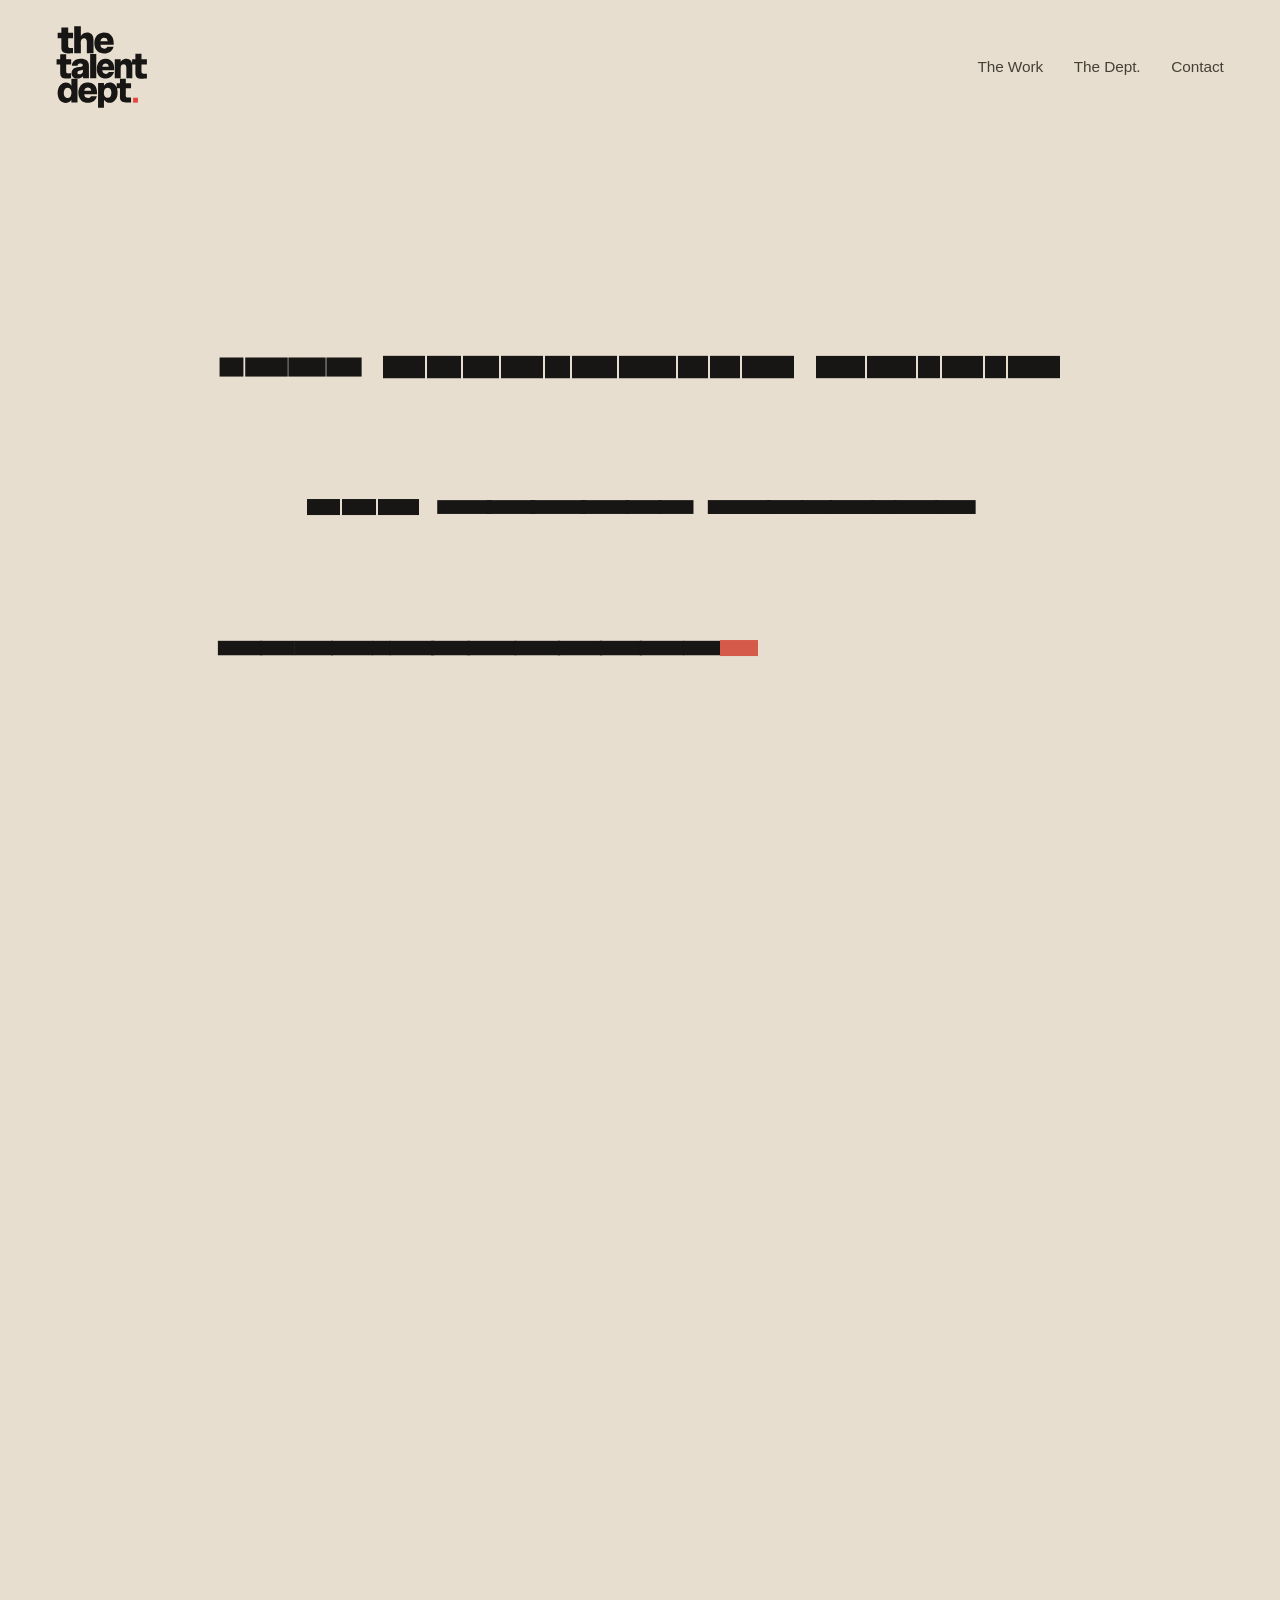
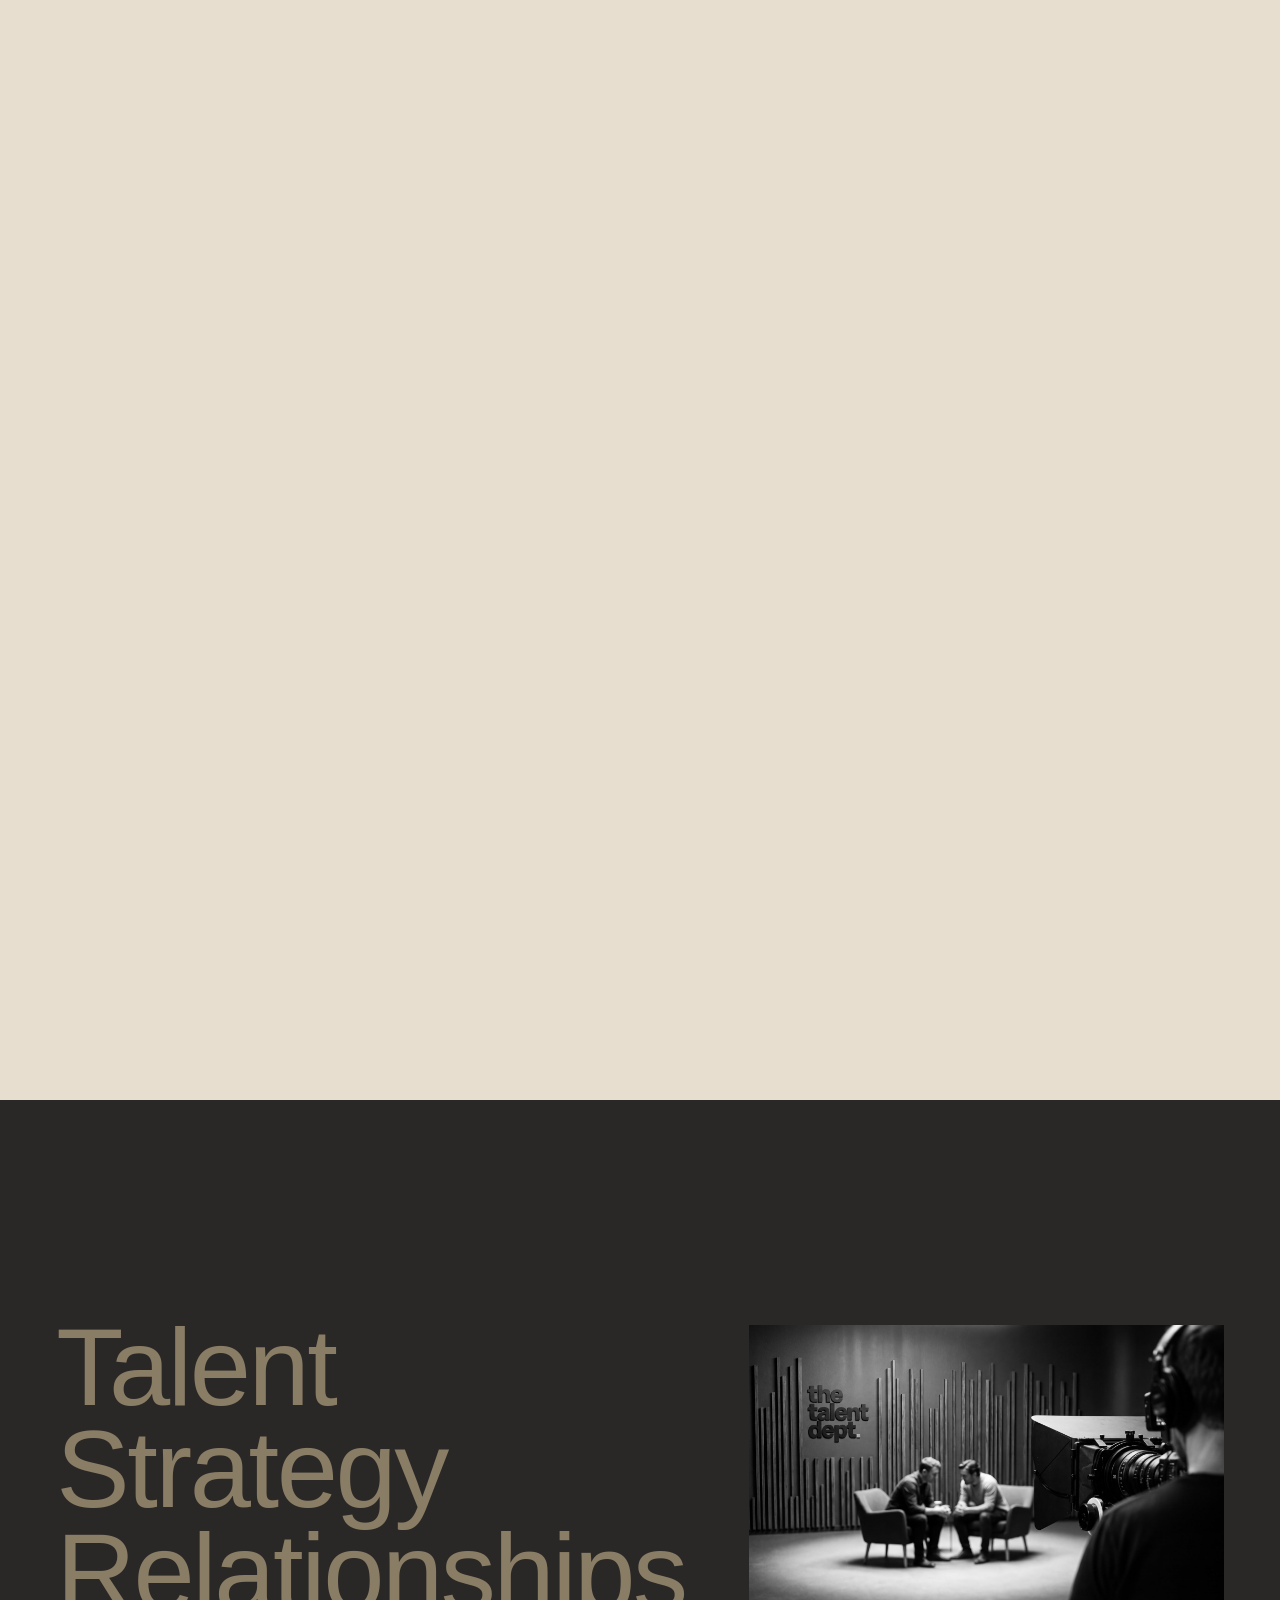
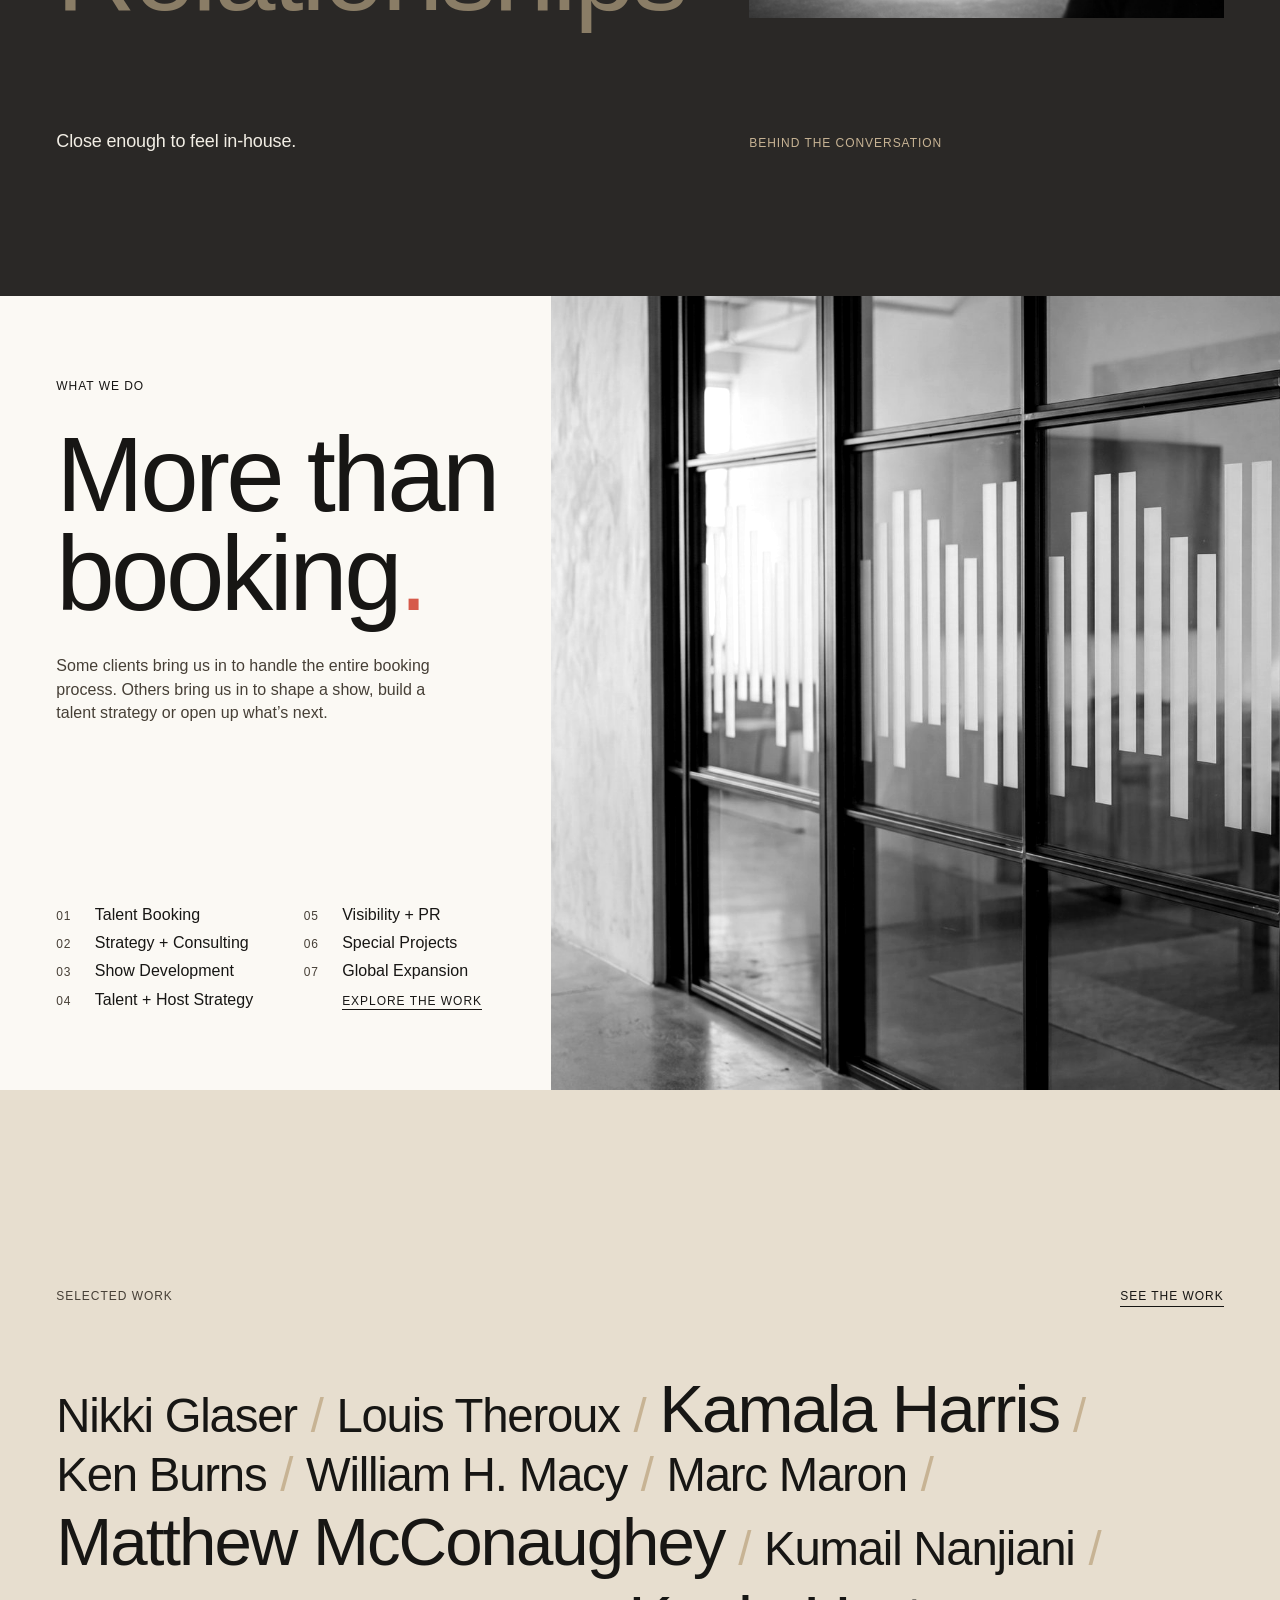
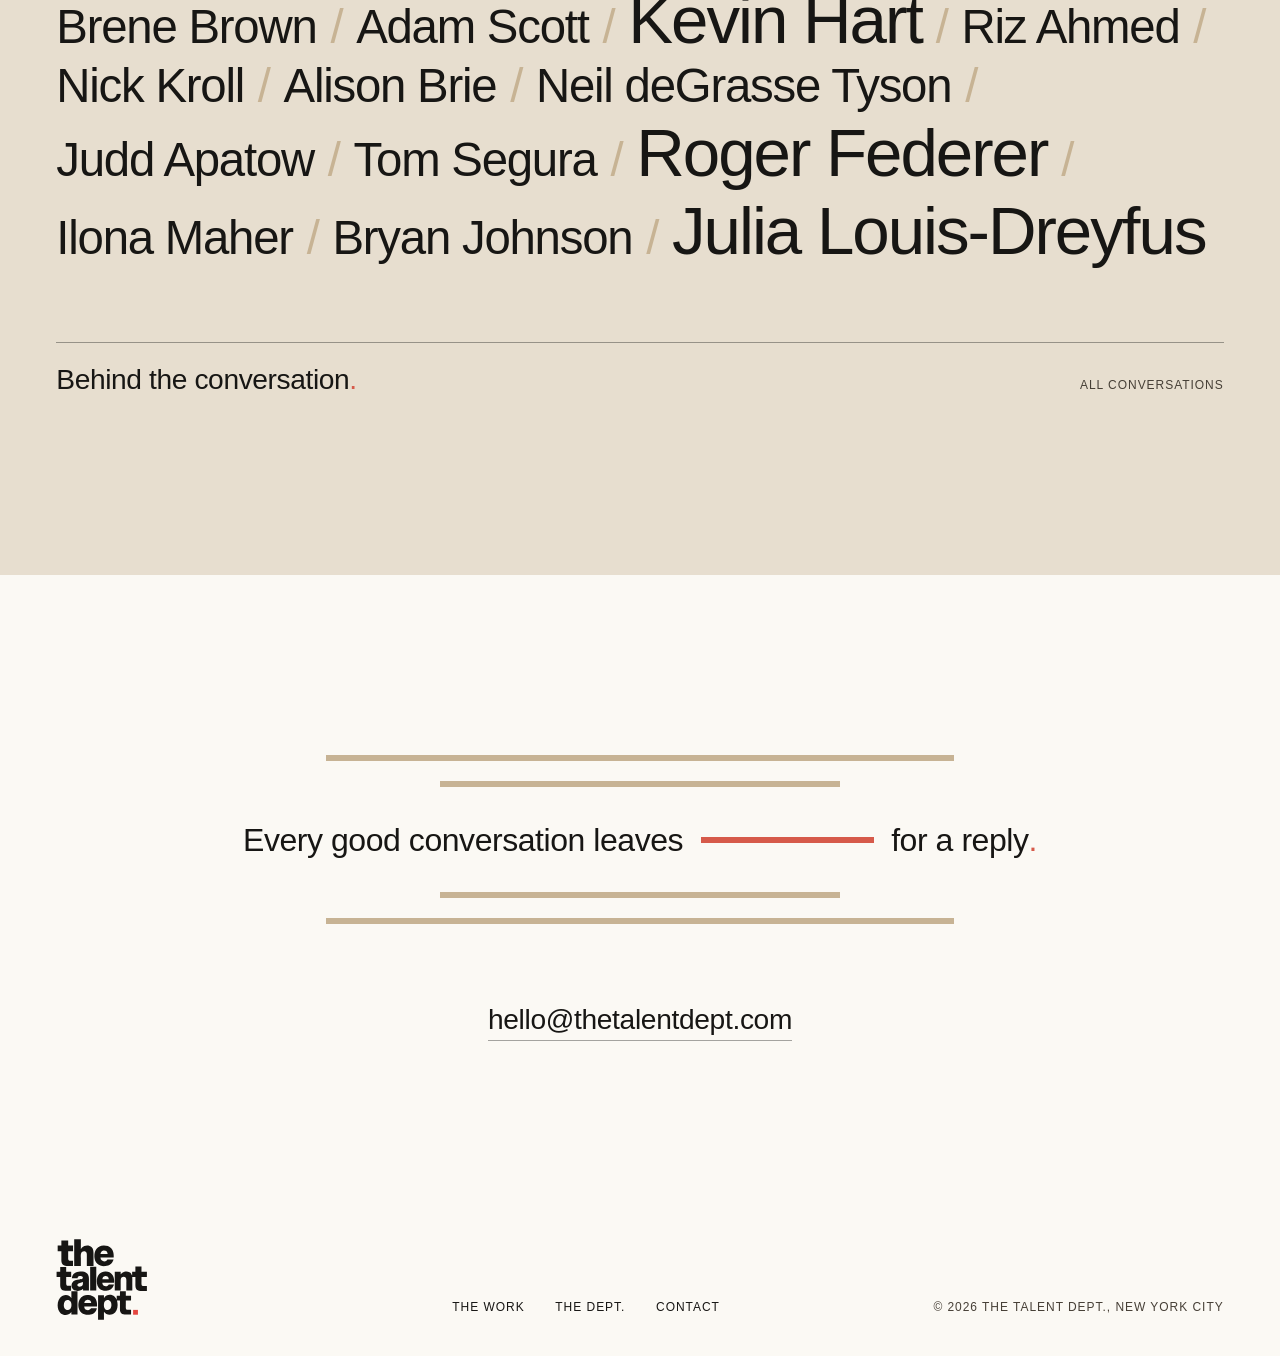
<file: index.html>
<!doctype html>
<html lang="en">
<head>
<meta charset="utf-8">
<meta name="viewport" content="width=device-width,initial-scale=1">
<meta name="robots" content="noindex">
<title>The Talent Dept.</title>
<link rel="icon" href="assets/ttd-logo-dark.svg">
<link rel="stylesheet" href="css/r10.css?v=20261019-v4d">
<link rel="stylesheet" href="css/r10-contrast.css?v=20261019-v4d">
<link rel="stylesheet" href="css/r11.css?v=20261019-v4d">
<link rel="stylesheet" href="css/v.css?v=20261019-v4d">
<script>var q=location.search,c=document.documentElement.classList;c.add('js');[['nav=min','nav-min'],['hero=b','hero-b'],['names=wall','names-wall'],['foot=2','foot-2'],['still','still'],['panel=frame','panel-frame']].forEach(function(p){if(q.indexOf(p[0])>-1)c.add(p[1])})</script>
<script src="js/reply.js?v=20261019-v4d" defer></script>
</head>
<body id="top">
<section class="hero4 band-t">
 <div class="stick">
  <header class="nav">
  <a class="logo" href="index.html"><img src="assets/ttd-logo-dark.svg" alt="The Talent Dept."></a>
  <nav aria-label="Main"><ul><li><a href="the-work.html">The Work</a></li><li><a href="the-dept.html">The Dept<span class=pd>.</span></a></li><li><a href="contact.html">Contact</a></li></ul></nav>
</header>
  <div class="stage">
    <div class="hb">
      <h1 class="hl"><span class="wd"><span class="tx">The</span><span class="dash" aria-hidden="true"></span></span> <span class="wd"><span class="tx">department</span><span class="dash" aria-hidden="true"></span></span><br class="m"> <span class="wd"><span class="tx">behind</span><span class="dash" aria-hidden="true"></span></span><br class="d"> <span class="wd"><span class="tx">the</span><span class="dash" aria-hidden="true"></span></span><br class="m"> <span class="wd"><span class="tx">world’s</span><span class="dash" aria-hidden="true"></span></span> <span class="wd"><span class="tx">biggest</span><span class="dash" aria-hidden="true"></span></span><br> <span class="nw"><span class="wd"><span class="tx">conversations</span><span class="dash" aria-hidden="true"></span></span><span class="wd pd"><span class="tx"><i>.</i></span><span class="dash" aria-hidden="true"></span></span><span class="room" aria-hidden="true"></span></span></h1>
    </div>
  </div>
 </div>
</section>

<section class="chairs2">
  <h2 class="words" aria-label="Talent, strategy, relationships"><span>Talent</span><span>Strategy</span><span>Relationships</span></h2>
  <figure><img src="assets/web/set.jpg" alt="Two people in conversation on a set, The Talent Dept. sign on the wall behind them" style="object-position:50% 46%"></figure>
  <div class="foot2"><p class="d4">Close enough to feel in-house.</p><p class="lbl">Behind the conversation</p></div>
</section>

<section class="vb">
  <figure class="vb-f"><img src="assets/web/glass.jpg" alt="The Talent Dept. rhythm frosted across the glass wall of a meeting room"></figure>
  <div class="vb-t">
    <p class="lbl">What we do</p>
    <h2 class="vb-h">More than<br><b>booking</b><i>.</i></h2>
    <p class="vb-p">Some clients bring us in to handle the entire booking process. Others bring us in to shape a show, build a talent strategy or open up what’s next.</p>
    <div class="vb-s">
      <ol><li><span>01</span>Talent Booking</li><li><span>02</span>Strategy + Consulting</li><li><span>03</span>Show Development</li><li><span>04</span>Talent + Host Strategy</li></ol>
      <ol start="5"><li><span>05</span>Visibility + PR</li><li><span>06</span>Special Projects</li><li><span>07</span>Global Expansion</li><li class="vb-go"><a class="lbl u" href="the-work.html">Explore the work</a></li></ol>
    </div>
  </div>
</section>

<section class="names2 band-t" id="names">
  <div class="hd"><p class="lbl soft">Selected work</p><a class="lbl u" href="the-work.html">See the work</a></div>
  <style>.wall:has(.s0:hover,.s0:focus) .n.s0{color:var(--ink)}.wall:has(.s0:hover,.s0:focus) .caps .s0{display:block}.wall:has(.s1:hover,.s1:focus) .n.s1{color:var(--ink)}.wall:has(.s1:hover,.s1:focus) .caps .s1{display:block}.wall:has(.s2:hover,.s2:focus) .n.s2{color:var(--ink)}.wall:has(.s2:hover,.s2:focus) .caps .s2{display:block}.wall:has(.s3:hover,.s3:focus) .n.s3{color:var(--ink)}.wall:has(.s3:hover,.s3:focus) .caps .s3{display:block}.wall:has(.s4:hover,.s4:focus) .n.s4{color:var(--ink)}.wall:has(.s4:hover,.s4:focus) .caps .s4{display:block}.wall:has(.s5:hover,.s5:focus) .n.s5{color:var(--ink)}.wall:has(.s5:hover,.s5:focus) .caps .s5{display:block}.wall:has(.s6:hover,.s6:focus) .n.s6{color:var(--ink)}.wall:has(.s6:hover,.s6:focus) .caps .s6{display:block}.wall:has(.s7:hover,.s7:focus) .n.s7{color:var(--ink)}.wall:has(.s7:hover,.s7:focus) .caps .s7{display:block}.wall:has(.s8:hover,.s8:focus) .n.s8{color:var(--ink)}.wall:has(.s8:hover,.s8:focus) .caps .s8{display:block}.wall:has(.s9:hover,.s9:focus) .n.s9{color:var(--ink)}.wall:has(.s9:hover,.s9:focus) .caps .s9{display:block}.wall:has(.s10:hover,.s10:focus) .n.s10{color:var(--ink)}.wall:has(.s10:hover,.s10:focus) .caps .s10{display:block}</style><div class="wall"><p class="ws"><span class="w"><span class="n s6" tabindex="0">Nikki Glaser</span>&nbsp;<i class=sep>/</i></span> <span class="w"><span class="n s3" tabindex="0">Louis Theroux</span>&nbsp;<i class=sep>/</i></span> <span class="w"><span class="n s0 big" tabindex="0">Kamala Harris</span>&nbsp;<i class=sep>/</i></span> <span class="w"><span class="n s3" tabindex="0">Ken Burns</span>&nbsp;<i class=sep>/</i></span> <span class="w"><span class="n s7" tabindex="0">William H. Macy</span>&nbsp;<i class=sep>/</i></span> <span class="w"><span class="n s8" tabindex="0">Marc Maron</span>&nbsp;<i class=sep>/</i></span> <span class="w"><span class="n s1 big" tabindex="0">Matthew McConaughey</span>&nbsp;<i class=sep>/</i></span> <span class="w"><span class="n s9" tabindex="0">Kumail Nanjiani</span>&nbsp;<i class=sep>/</i></span> <span class="w"><span class="n s0" tabindex="0">Brene Brown</span>&nbsp;<i class=sep>/</i></span> <span class="w"><span class="n s4" tabindex="0">Adam Scott</span>&nbsp;<i class=sep>/</i></span> <span class="w"><span class="n s0 big" tabindex="0">Kevin Hart</span>&nbsp;<i class=sep>/</i></span> <span class="w"><span class="n s4" tabindex="0">Riz Ahmed</span>&nbsp;<i class=sep>/</i></span> <span class="w"><span class="n s5" tabindex="0">Nick Kroll</span>&nbsp;<i class=sep>/</i></span> <span class="w"><span class="n s5" tabindex="0">Alison Brie</span>&nbsp;<i class=sep>/</i></span> <span class="w"><span class="n s0" tabindex="0">Neil deGrasse Tyson</span>&nbsp;<i class=sep>/</i></span> <span class="w"><span class="n s1" tabindex="0">Judd Apatow</span>&nbsp;<i class=sep>/</i></span> <span class="w"><span class="n s1" tabindex="0">Tom Segura</span>&nbsp;<i class=sep>/</i></span> <span class="w"><span class="n s2 big" tabindex="0">Roger Federer</span>&nbsp;<i class=sep>/</i></span> <span class="w"><span class="n s10" tabindex="0">Ilona Maher</span>&nbsp;<i class=sep>/</i></span> <span class="w"><span class="n s2" tabindex="0">Bryan Johnson</span>&nbsp;<i class=sep>/</i></span> <span class="w"><span class="n s2 big" tabindex="0">Julia Louis-Dreyfus</span></span></p><div class="caps"><h2 class="cap all d3">Behind the <b>conversation</b><i>.</i></h2><p class="cap d3 s0">The Diary of a CEO</p><p class="cap d3 s1">Modern Wisdom</p><p class="cap d3 s2">What Now? with Trevor Noah</p><p class="cap d3 s3">Gavin Newsom</p><p class="cap d3 s4">Hollywood Handbook</p><p class="cap d3 s5">Take Your Shoes Off with Rick Glassman</p><p class="cap d3 s6">Get Real with Me with Alix Earle</p><p class="cap d3 s7">Thanks Dad with Ego Nwodim</p><p class="cap d3 s8">Bombing with Eric Andre</p><p class="cap d3 s9">Paul’s Best</p><p class="cap d3 s10">Olivia’s House</p><p class="lbl soft hint">All conversations</p></div></div>
</section>
<footer class="foot3 band-l" id="contact">
  <div class="reply" aria-label="Every good conversation leaves room for a reply.">
    <span class="ln l1"></span><span class="ln l2"></span>
    <p class="say d3"><span>Every good conversation leaves</span><span class="gap" aria-hidden="true"></span><span>for a reply<i>.</i></span></p>
    <span class="ln l2"></span><span class="ln l1"></span>
  </div>
  <p class="hall d1" aria-hidden="true">We’re just down the <b>hall</b><i>.</i></p>
  <a class="mail d3" href="mailto:hello@thetalentdept.com">hello@thetalentdept.com</a>
  <div class="base">
    <a class="lg" href="index.html"><img src="assets/ttd-logo-dark.svg" alt="The Talent Dept."></a>
    <nav class="lk lbl" aria-label="Footer"><a href="the-work.html">The Work</a><a href="the-dept.html">The Dept.</a><a href="contact.html">Contact</a></nav>
    <p class="cp lbl soft">© 2026 The Talent Dept., New York City</p>
  </div>
</footer>
</body>
</html>
</file>
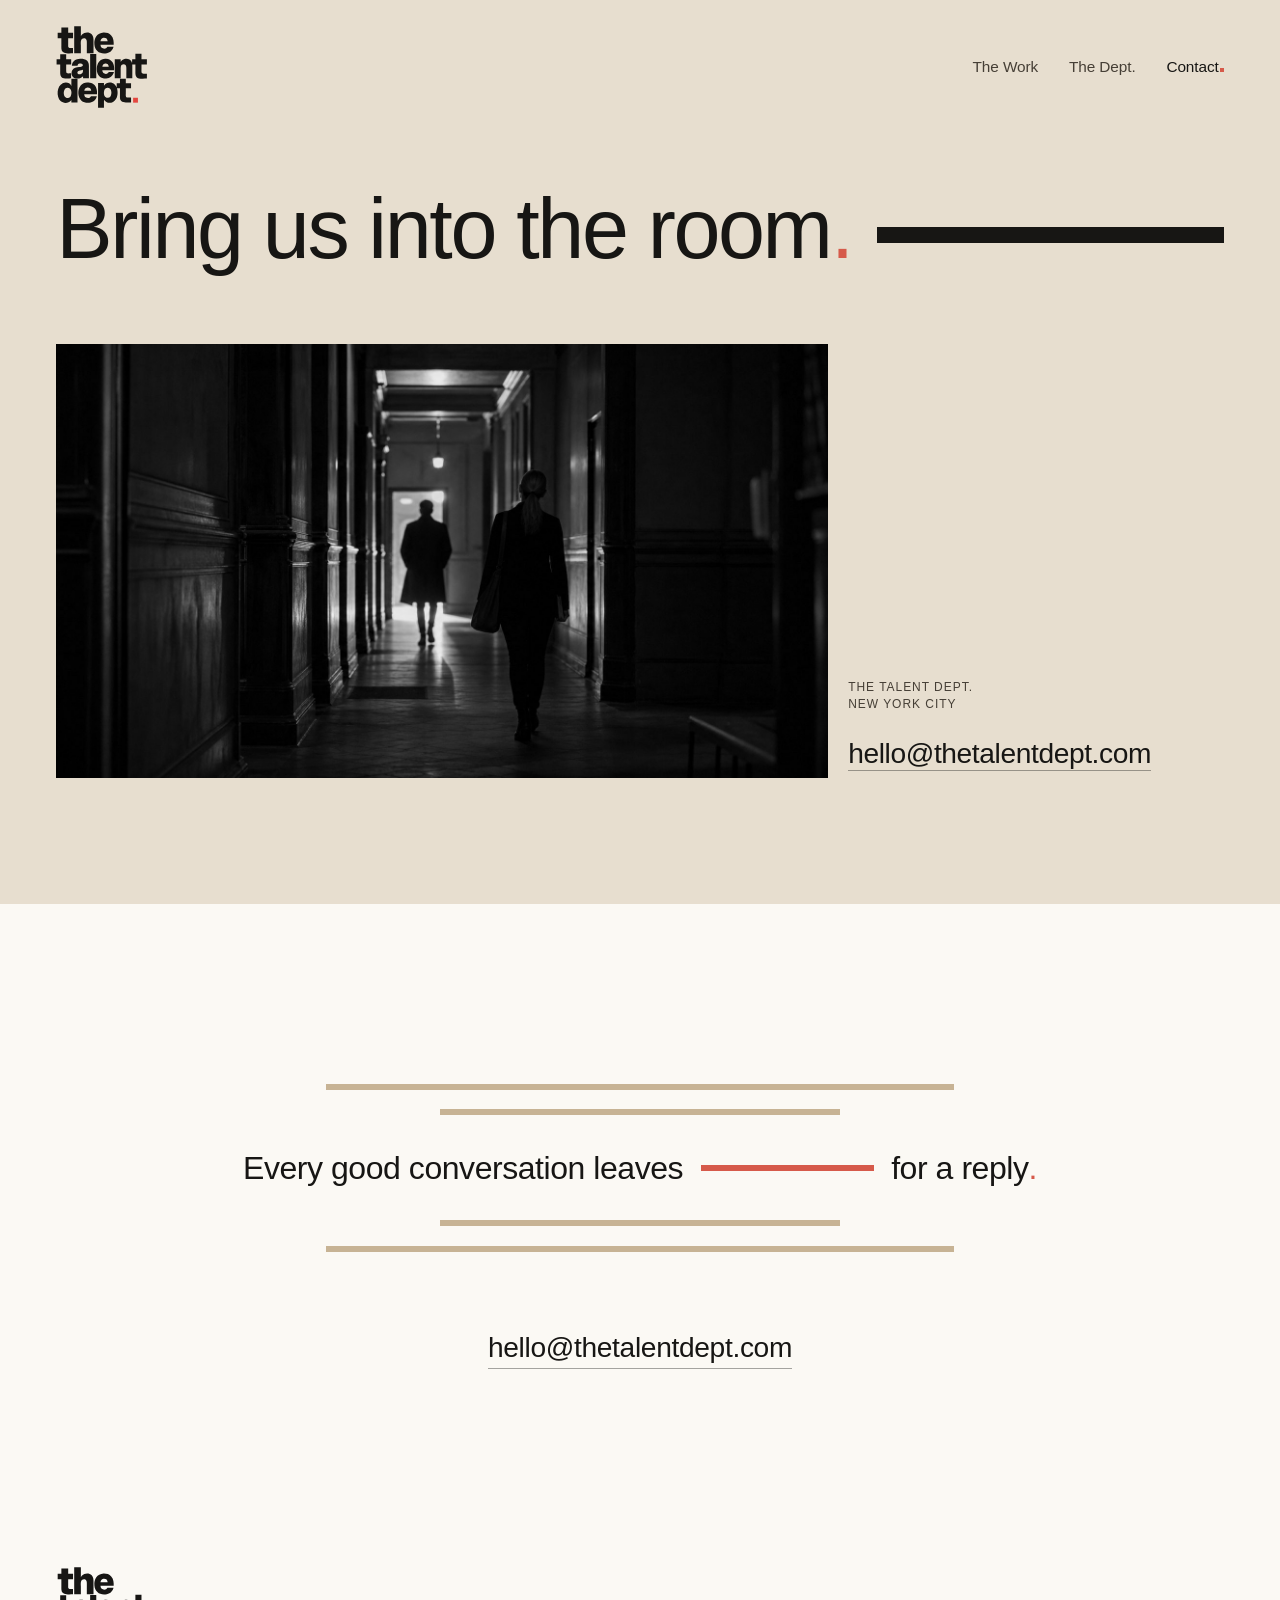
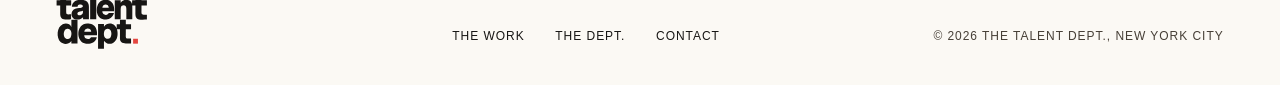
<file: contact.html>
<!doctype html>
<html lang="en">
<head>
<meta charset="utf-8">
<meta name="viewport" content="width=device-width,initial-scale=1">
<meta name="robots" content="noindex">
<title>Contact · The Talent Dept.</title>
<link rel="icon" href="assets/ttd-logo-dark.svg">
<link rel="stylesheet" href="css/r10.css?v=20261019-v4d">
<link rel="stylesheet" href="css/r10-contrast.css?v=20261019-v4d">
<link rel="stylesheet" href="css/r11.css?v=20261019-v4d">
<link rel="stylesheet" href="css/v.css?v=20261019-v4d">
<script>var q=location.search,c=document.documentElement.classList;c.add('js');[['nav=min','nav-min'],['hero=b','hero-b'],['names=wall','names-wall'],['foot=2','foot-2'],['still','still'],['panel=frame','panel-frame']].forEach(function(p){if(q.indexOf(p[0])>-1)c.add(p[1])})</script>
<script src="js/pages.js?v=20261019-v4d" defer></script>
</head>
<body id="top" class="band-t">
<header class="nav">
  <a class="logo" href="index.html"><img src="assets/ttd-logo-dark.svg" alt="The Talent Dept."></a>
  <nav aria-label="Main"><ul><li><a href="the-work.html">The Work</a></li><li><a href="the-dept.html">The Dept<span class=pd>.</span></a></li><li><a href="contact.html" class=on aria-current=page>Contact</a></li></ul></nav>
</header>
<main class="ct">
  <h1 class="ct-h"><span class="hw">Bring us into the <b>room</b><i>.</i></span><span class="rr" aria-hidden="true"></span></h1>
  <div class="ct-b">
    <figure><img src="assets/web/corridor.jpg" alt="Two people walking down a long hallway toward a lit doorway" style="object-position:50% 50%"></figure>
    <div class="ct-t">
      <p class="lbl soft">The Talent Dept.<br>New York City</p>
      <a class="ct-mail" href="mailto:hello@thetalentdept.com">hello@thetalentdept.com</a>
    </div>
  </div>
</main>
<footer class="foot3 band-l" id="contact">
  <div class="reply" aria-label="Every good conversation leaves room for a reply.">
    <span class="ln l1"></span><span class="ln l2"></span>
    <p class="say d3"><span>Every good conversation leaves</span><span class="gap" aria-hidden="true"></span><span>for a reply<i>.</i></span></p>
    <span class="ln l2"></span><span class="ln l1"></span>
  </div>
  <p class="hall d1" aria-hidden="true">We’re just down the <b>hall</b><i>.</i></p>
  <a class="mail d3" href="mailto:hello@thetalentdept.com">hello@thetalentdept.com</a>
  <div class="base">
    <a class="lg" href="index.html"><img src="assets/ttd-logo-dark.svg" alt="The Talent Dept."></a>
    <nav class="lk lbl" aria-label="Footer"><a href="the-work.html">The Work</a><a href="the-dept.html">The Dept.</a><a href="contact.html">Contact</a></nav>
    <p class="cp lbl soft">© 2026 The Talent Dept., New York City</p>
  </div>
</footer>
</body>
</html>
</file>
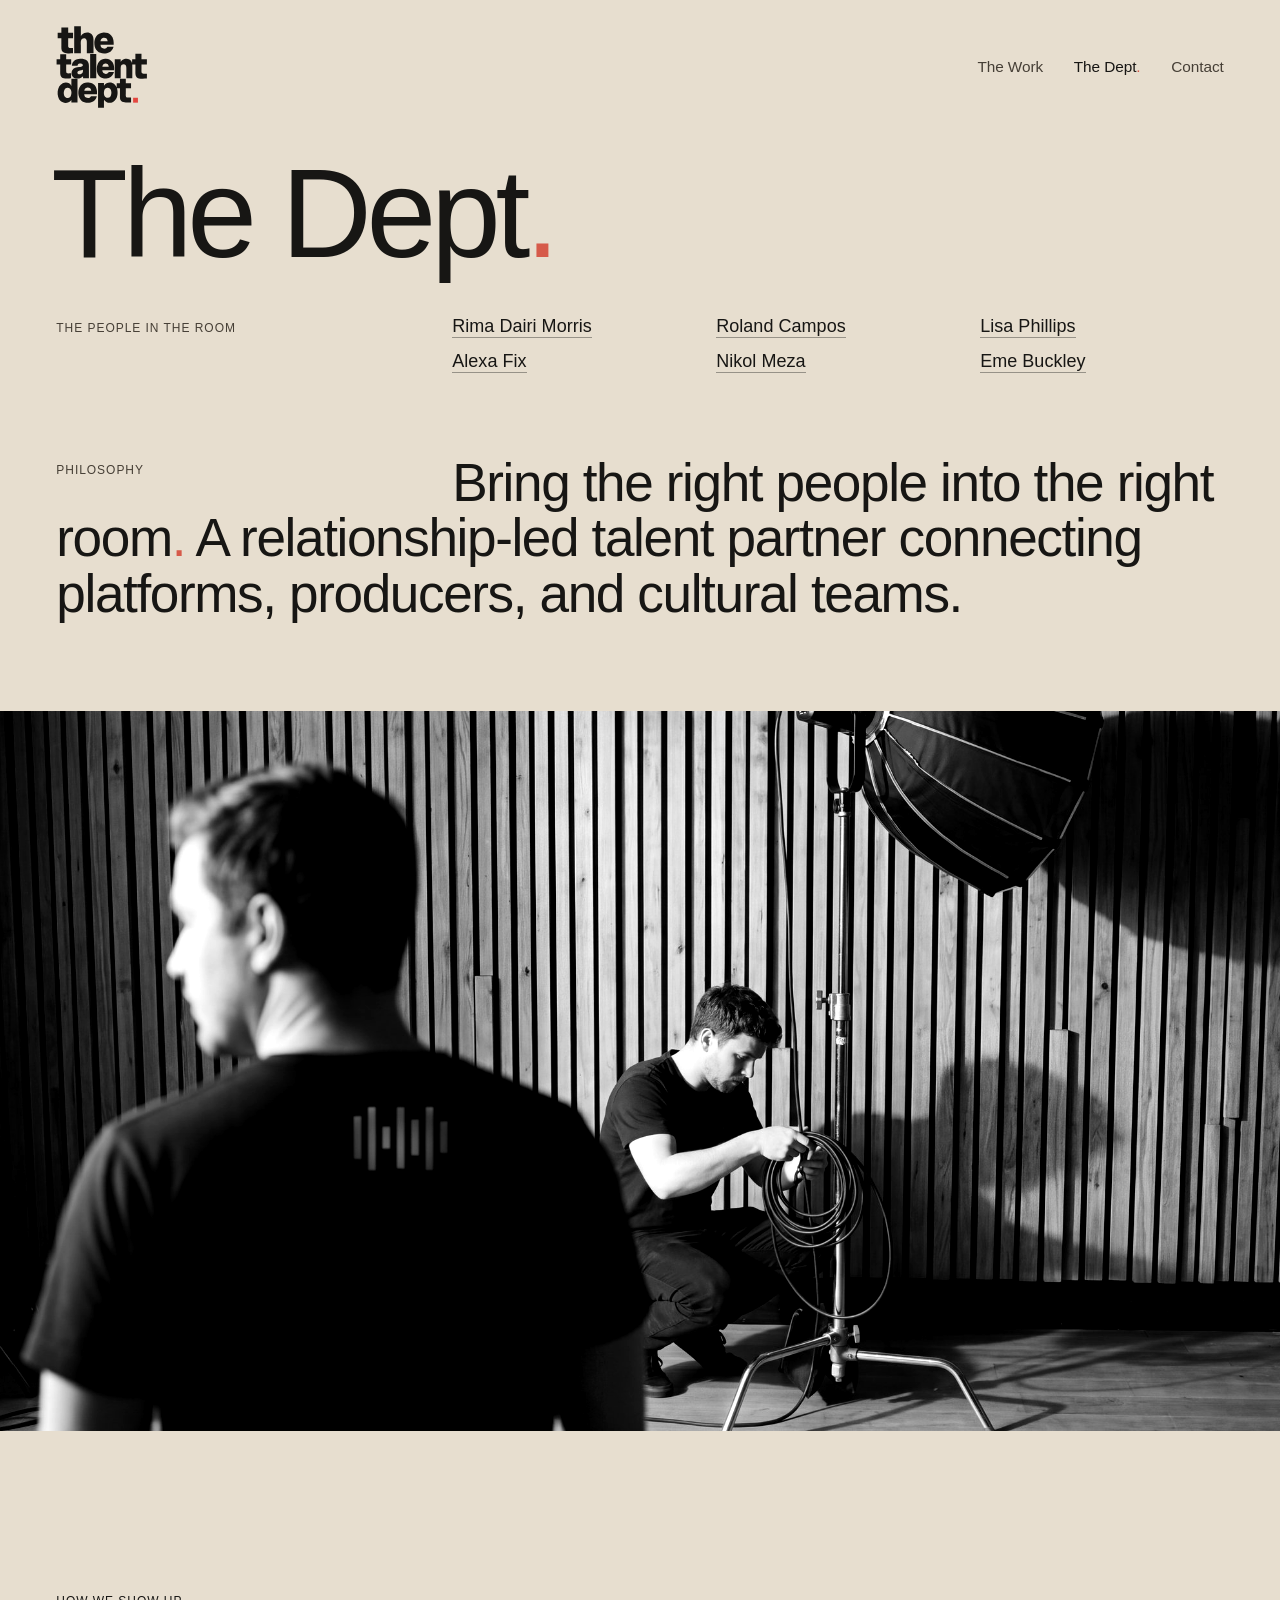
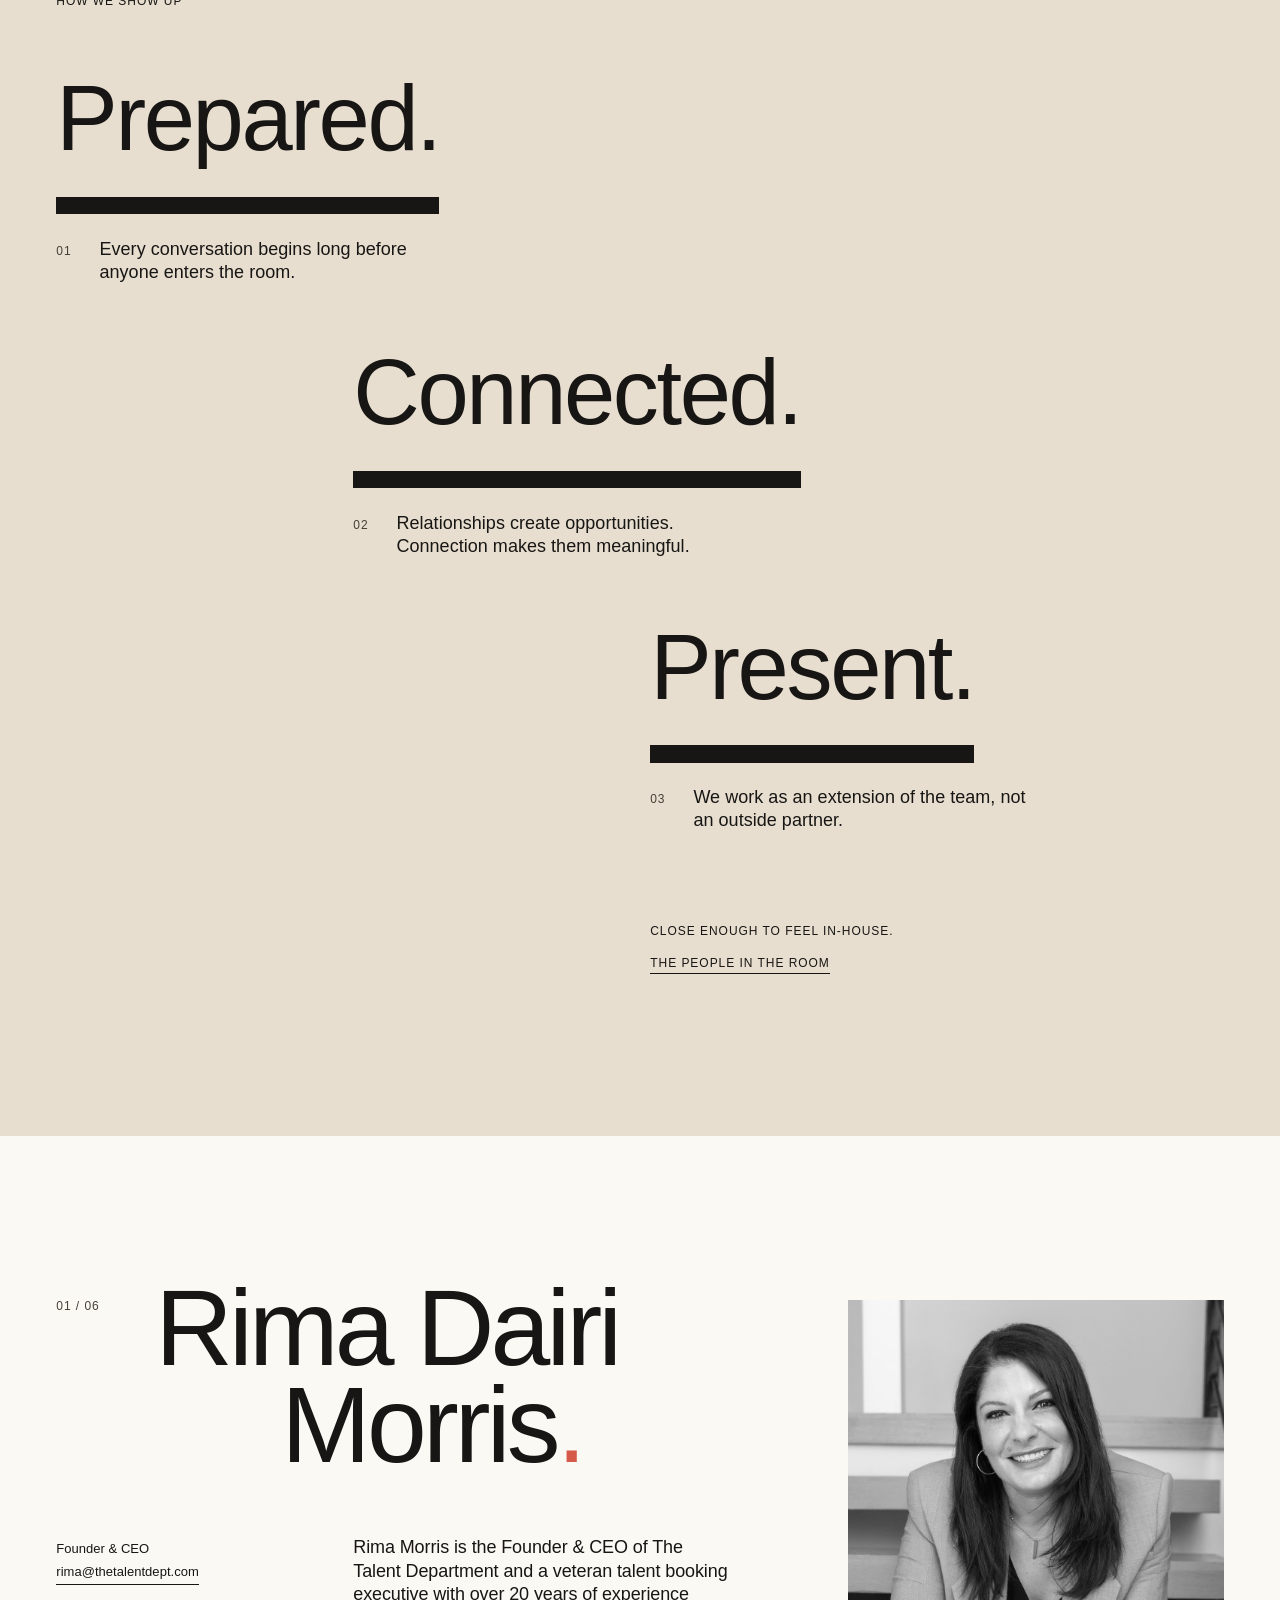
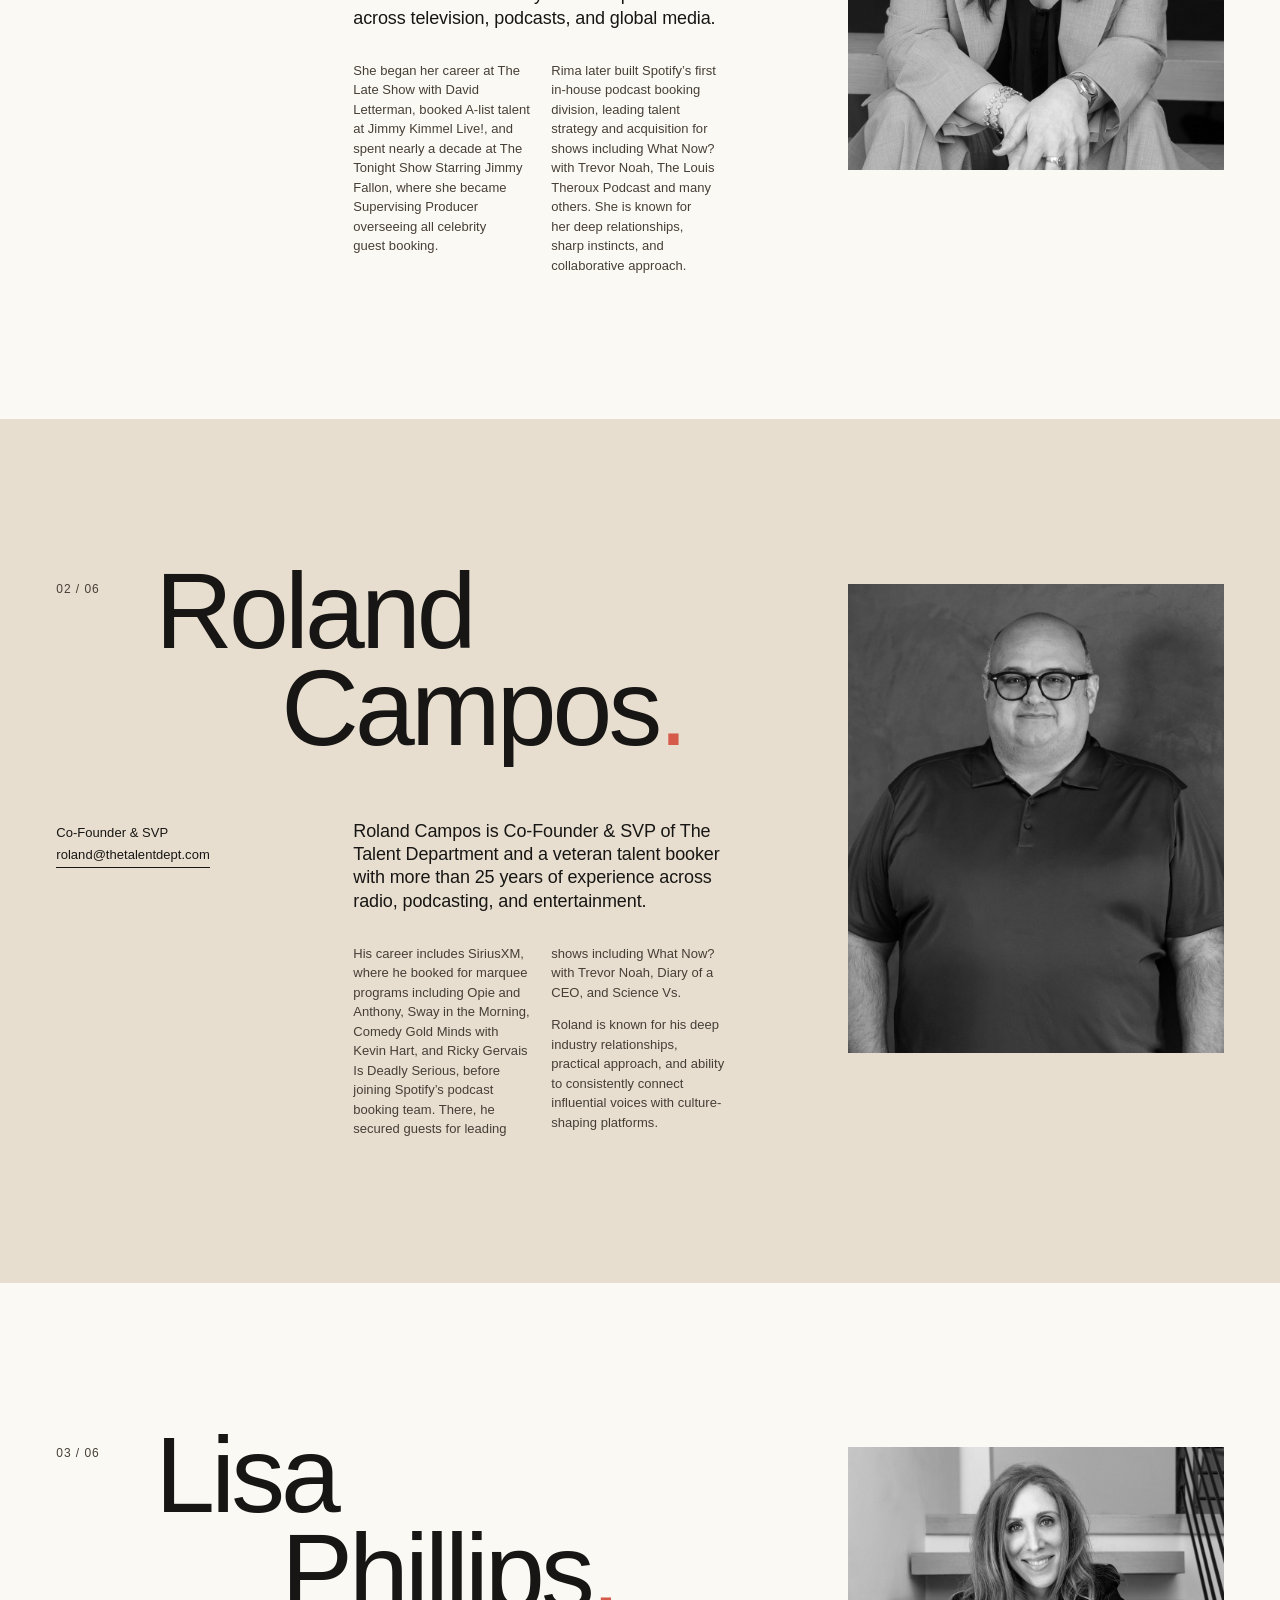
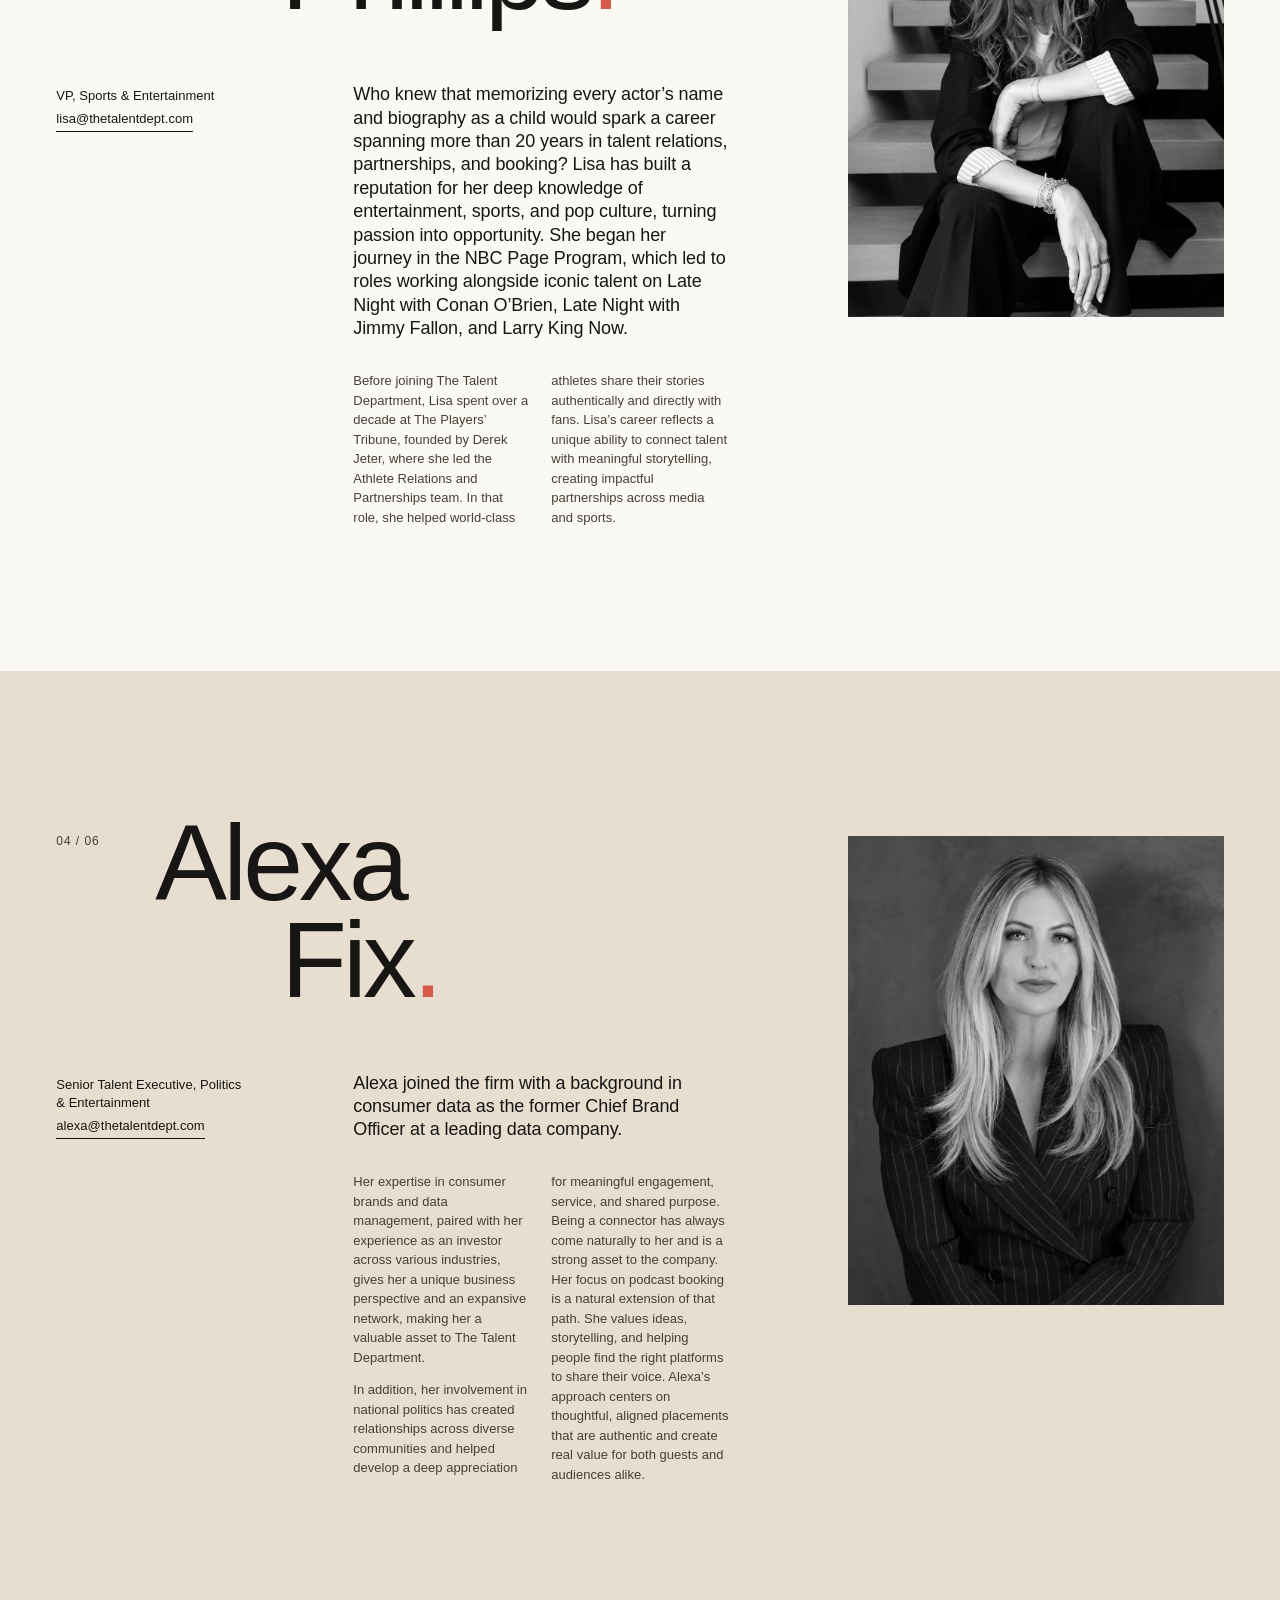
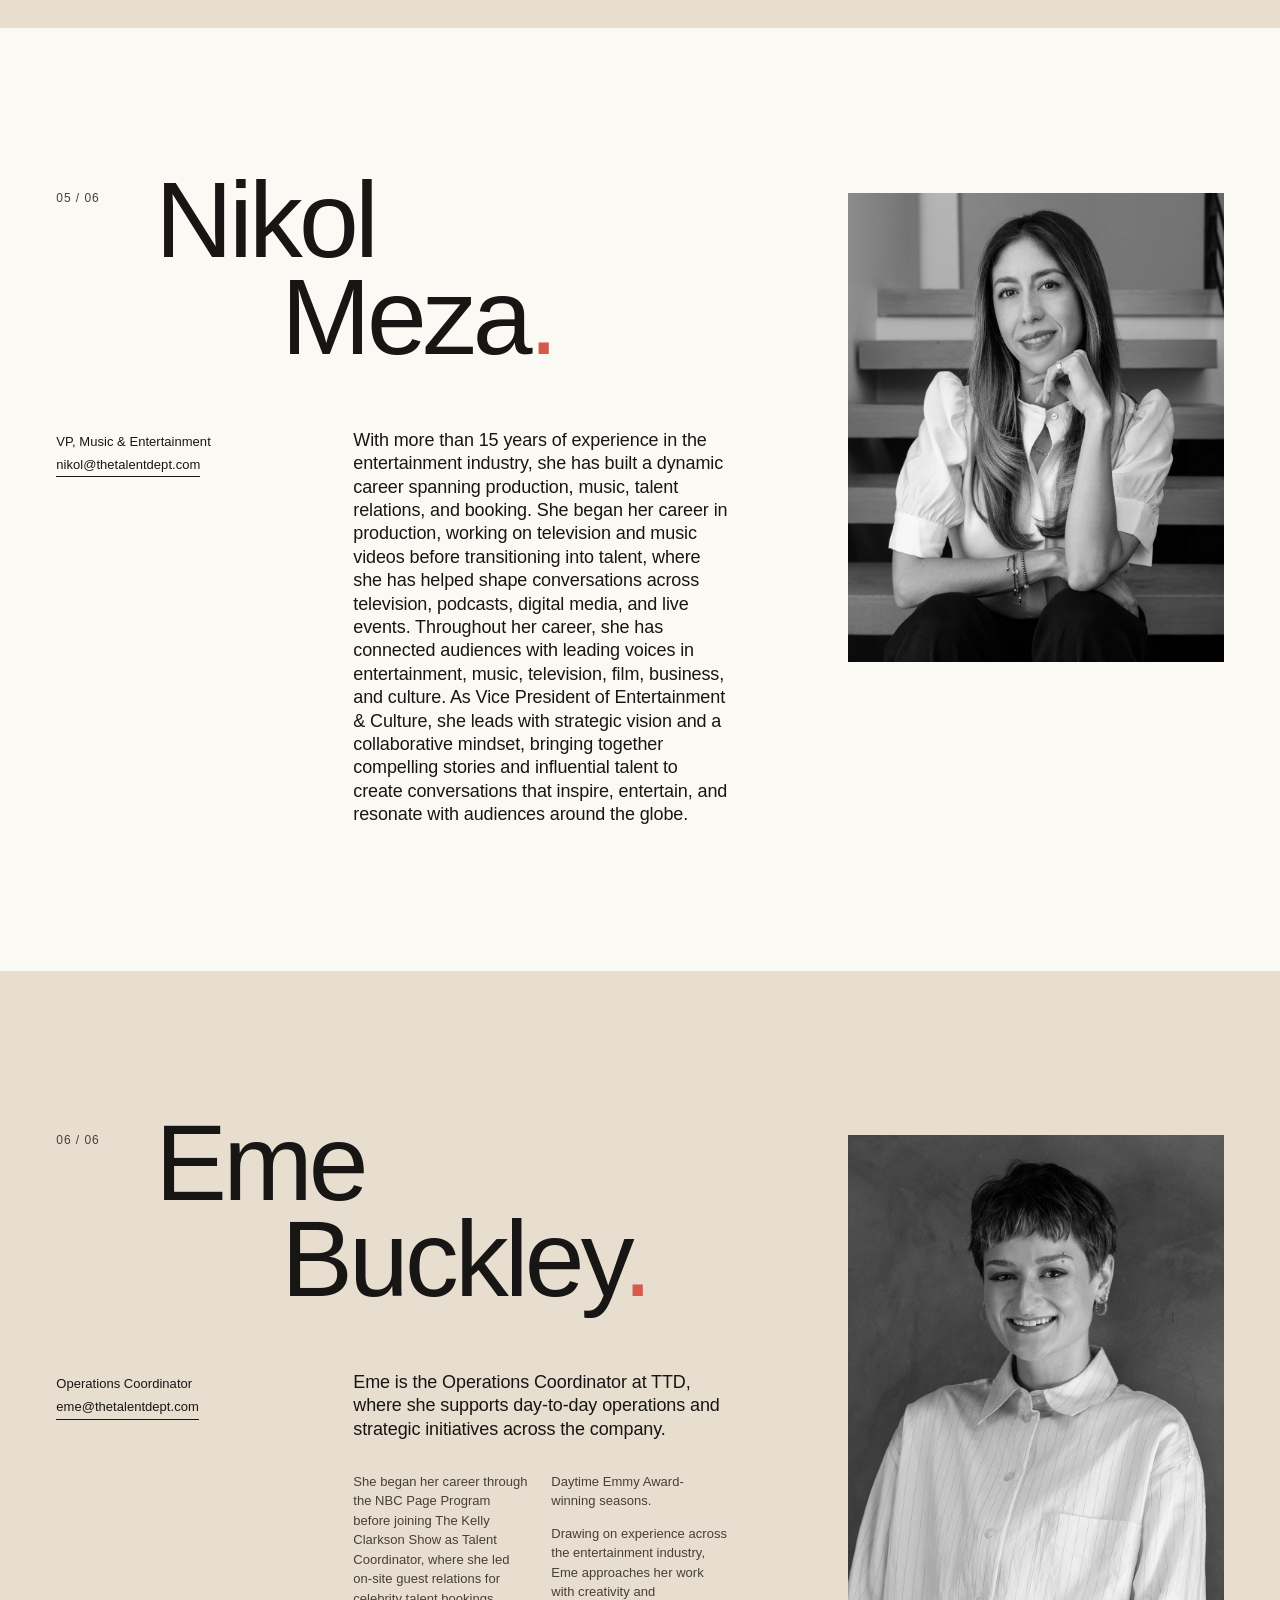
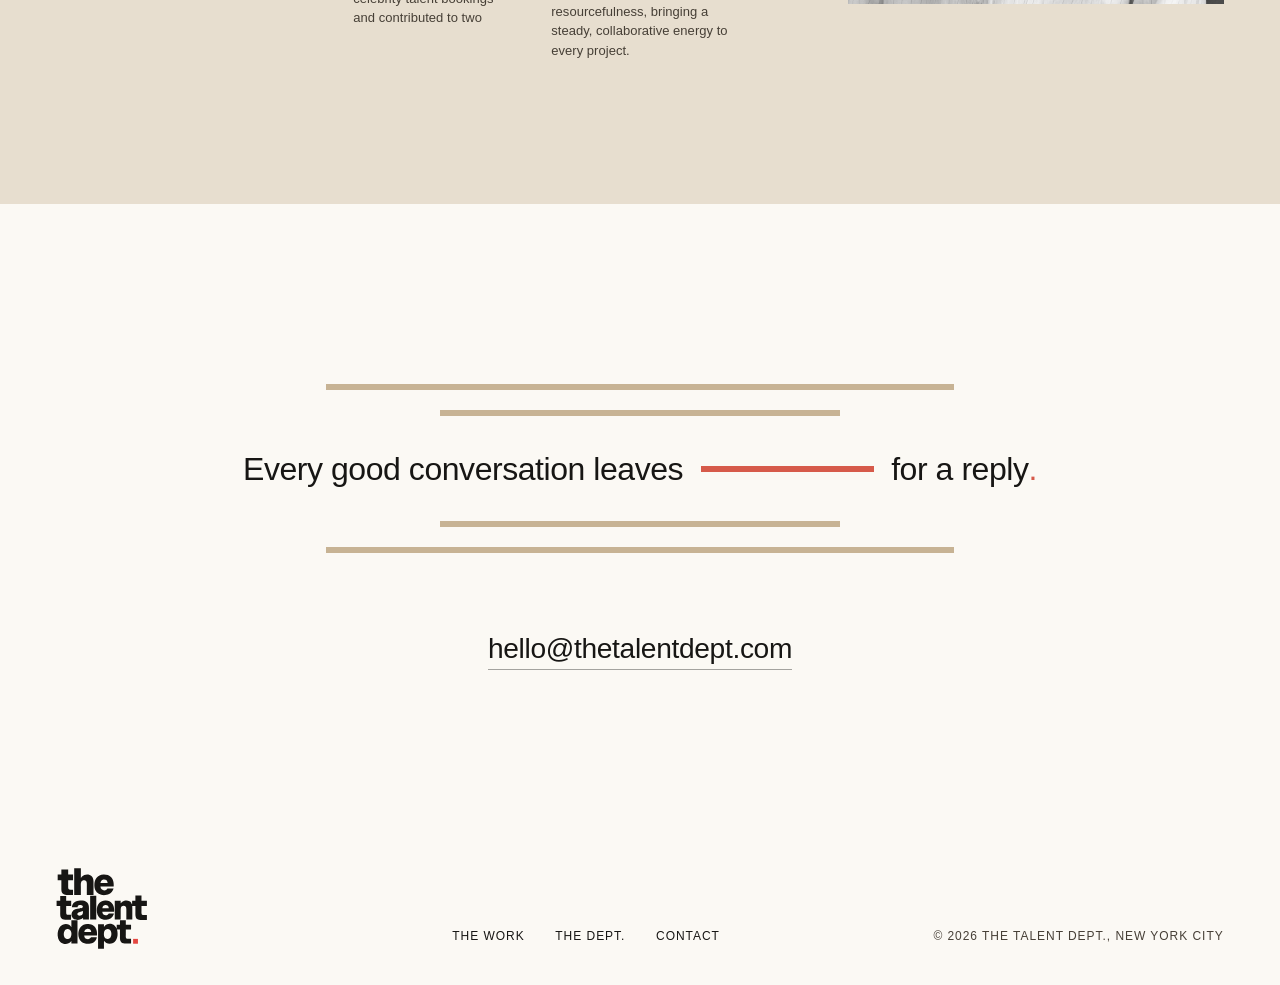
<file: the-dept.html>
<!doctype html>
<html lang="en">
<head>
<meta charset="utf-8">
<meta name="viewport" content="width=device-width,initial-scale=1">
<meta name="robots" content="noindex">
<title>The Dept. · The Talent Dept.</title>
<link rel="icon" href="assets/ttd-logo-dark.svg">
<link rel="stylesheet" href="css/r10.css?v=20261019-v4d">
<link rel="stylesheet" href="css/r10-contrast.css?v=20261019-v4d">
<link rel="stylesheet" href="css/r11.css?v=20261019-v4d">
<link rel="stylesheet" href="css/v.css?v=20261019-v4d">
<script>var q=location.search,c=document.documentElement.classList;c.add('js');[['nav=min','nav-min'],['hero=b','hero-b'],['names=wall','names-wall'],['foot=2','foot-2'],['still','still'],['panel=frame','panel-frame']].forEach(function(p){if(q.indexOf(p[0])>-1)c.add(p[1])})</script>
<script src="js/pages.js?v=20261019-v4d" defer></script>
</head>
<body id="top">
<div class="band-t"><header class="nav">
  <a class="logo" href="index.html"><img src="assets/ttd-logo-dark.svg" alt="The Talent Dept."></a>
  <nav aria-label="Main"><ul><li><a href="the-work.html">The Work</a></li><li><a href="the-dept.html" class=on aria-current=page>The Dept<span class=pd>.</span></a></li><li><a href="contact.html">Contact</a></li></ul></nav>
</header>
<header class="ag">
  <h1 class="ag-t">The Dept<i>.</i></h1>
  <div class="ag-row"><p class="lbl soft">The people in the room</p><ul><li><a href="#rima">Rima Dairi Morris</a></li><li><a href="#roland">Roland Campos</a></li><li><a href="#lisa">Lisa Phillips</a></li><li><a href="#alexa">Alexa Fix</a></li><li><a href="#nikol">Nikol Meza</a></li><li><a href="#eme">Eme Buckley</a></li></ul></div>
  <div class="ag-p"><p class="lbl soft">Philosophy</p><p class="q">Bring the right people into the right <b>room</b><i>.</i> A relationship-led talent partner connecting platforms, producers, and cultural teams.</p></div>
</header></div>
<figure class="ag-ph"><img src="assets/web/crew.jpg" alt="A crew member setting a light on set, a colleague watching" style="object-position:58% 42%"></figure>

<section class="hs band-t" aria-label="How we show up">
  <p class="lbl hs-l">How we show up</p>
  <div class="hs-r r1"><div class="hs-k"><p class="hs-w">Prepared<i>.</i></p><span class="rr" aria-hidden="true"></span></div><p class="hs-m"><span>01</span>Every conversation begins long before anyone enters the room.</p></div>
  <div class="hs-r r2"><div class="hs-k"><p class="hs-w">Connected<i>.</i></p><span class="rr" aria-hidden="true"></span></div><p class="hs-m"><span>02</span>Relationships create opportunities. Connection makes them meaningful.</p></div>
  <div class="hs-r r3"><div class="hs-k"><p class="hs-w">Present<i>.</i></p><span class="rr" aria-hidden="true"></span></div><p class="hs-m"><span>03</span>We work as an extension of the team, not an outside partner.</p></div>
  <div class="hs-end"><p class="lbl">Close enough to feel in-house.</p><a class="lbl u" href="#rima">The people in the room</a></div>
</section>

<section>
<article class="pb band-l" id="rima">
  <p class="lbl soft pb-i">01 / 06</p>
  <h2 class="pb-n"><span class="l1">Rima Dairi</span><span class="l2">Morris<i>.</i></span></h2>
  <div class="pb-w"><p class="lab">Founder &amp; CEO</p><a class="u" href="mailto:rima@thetalentdept.com">rima@thetalentdept.com</a></div>
  <div class="pb-t"><div class="pb-lead"><p>Rima Morris is the Founder &amp; CEO of The Talent Department and a veteran talent booking executive with over 20 years of experience across television, podcasts, and global media.</p></div><div class="pb-rest"><p>She began her career at The Late Show with David Letterman, booked A-list talent at Jimmy Kimmel Live!, and spent nearly a decade at The Tonight Show Starring Jimmy Fallon, where she became Supervising Producer overseeing all celebrity guest booking.</p><p>Rima later built Spotify’s first in-house podcast booking division, leading talent strategy and acquisition for shows including What Now? with Trevor Noah, The Louis Theroux Podcast and many others. She is known for her deep relationships, sharp instincts, and collaborative approach.</p></div></div>
  <figure class="pb-p"><img src="assets/team/team-auburn.jpg" alt="Rima Dairi Morris"></figure>
</article>
<article class="pb band-t" id="roland">
  <p class="lbl soft pb-i">02 / 06</p>
  <h2 class="pb-n"><span class="l1">Roland</span><span class="l2">Campos<i>.</i></span></h2>
  <div class="pb-w"><p class="lab">Co-Founder &amp; SVP</p><a class="u" href="mailto:roland@thetalentdept.com">roland@thetalentdept.com</a></div>
  <div class="pb-t"><div class="pb-lead"><p>Roland Campos is Co-Founder &amp; SVP of The Talent Department and a veteran talent booker with more than 25 years of experience across radio, podcasting, and entertainment.</p></div><div class="pb-rest"><p>His career includes SiriusXM, where he booked for marquee programs including Opie and Anthony, Sway in the Morning, Comedy Gold Minds with Kevin Hart, and Ricky Gervais Is Deadly Serious, before joining Spotify’s podcast booking team. There, he secured guests for leading shows including What Now? with Trevor Noah, Diary of a CEO, and Science Vs.</p><p>Roland is known for his deep industry relationships, practical approach, and ability to consistently connect influential voices with culture-shaping platforms.</p></div></div>
  <figure class="pb-p"><img src="assets/team/team-man.jpg" alt="Roland Campos"></figure>
</article>
<article class="pb band-l" id="lisa">
  <p class="lbl soft pb-i">03 / 06</p>
  <h2 class="pb-n"><span class="l1">Lisa</span><span class="l2">Phillips<i>.</i></span></h2>
  <div class="pb-w"><p class="lab">VP, Sports &amp; Entertainment</p><a class="u" href="mailto:lisa@thetalentdept.com">lisa@thetalentdept.com</a></div>
  <div class="pb-t"><div class="pb-lead"><p>Who knew that memorizing every actor’s name and biography as a child would spark a career spanning more than 20 years in talent relations, partnerships, and booking? Lisa has built a reputation for her deep knowledge of entertainment, sports, and pop culture, turning passion into opportunity. She began her journey in the NBC Page Program, which led to roles working alongside iconic talent on Late Night with Conan O’Brien, Late Night with Jimmy Fallon, and Larry King Now.</p></div><div class="pb-rest"><p>Before joining The Talent Department, Lisa spent over a decade at The Players’ Tribune, founded by Derek Jeter, where she led the Athlete Relations and Partnerships team. In that role, she helped world-class athletes share their stories authentically and directly with fans. Lisa’s career reflects a unique ability to connect talent with meaningful storytelling, creating impactful partnerships across media and sports.</p></div></div>
  <figure class="pb-p"><img src="assets/team/team-sage.jpg" alt="Lisa Phillips"></figure>
</article>
<article class="pb band-t" id="alexa">
  <p class="lbl soft pb-i">04 / 06</p>
  <h2 class="pb-n"><span class="l1">Alexa</span><span class="l2">Fix<i>.</i></span></h2>
  <div class="pb-w"><p class="lab">Senior Talent Executive, Politics &amp; Entertainment</p><a class="u" href="mailto:alexa@thetalentdept.com">alexa@thetalentdept.com</a></div>
  <div class="pb-t"><div class="pb-lead"><p>Alexa joined the firm with a background in consumer data as the former Chief Brand Officer at a leading data company.</p></div><div class="pb-rest"><p>Her expertise in consumer brands and data management, paired with her experience as an investor across various industries, gives her a unique business perspective and an expansive network, making her a valuable asset to The Talent Department.</p><p>In addition, her involvement in national politics has created relationships across diverse communities and helped develop a deep appreciation for meaningful engagement, service, and shared purpose. Being a connector has always come naturally to her and is a strong asset to the company. Her focus on podcast booking is a natural extension of that path. She values ideas, storytelling, and helping people find the right platforms to share their voice. Alexa’s approach centers on thoughtful, aligned placements that are authentic and create real value for both guests and audiences alike.</p></div></div>
  <figure class="pb-p"><img src="assets/team/team-blonde.jpg" alt="Alexa Fix"></figure>
</article>
<article class="pb band-l" id="nikol">
  <p class="lbl soft pb-i">05 / 06</p>
  <h2 class="pb-n"><span class="l1">Nikol</span><span class="l2">Meza<i>.</i></span></h2>
  <div class="pb-w"><p class="lab">VP, Music &amp; Entertainment</p><a class="u" href="mailto:nikol@thetalentdept.com">nikol@thetalentdept.com</a></div>
  <div class="pb-t"><div class="pb-lead"><p>With more than 15 years of experience in the entertainment industry, she has built a dynamic career spanning production, music, talent relations, and booking. She began her career in production, working on television and music videos before transitioning into talent, where she has helped shape conversations across television, podcasts, digital media, and live events. Throughout her career, she has connected audiences with leading voices in entertainment, music, television, film, business, and culture. As Vice President of Entertainment &amp; Culture, she leads with strategic vision and a collaborative mindset, bringing together compelling stories and influential talent to create conversations that inspire, entertain, and resonate with audiences around the globe.</p></div></div>
  <figure class="pb-p"><img src="assets/team/team-blouse.jpg" alt="Nikol Meza"></figure>
</article>
<article class="pb band-t" id="eme">
  <p class="lbl soft pb-i">06 / 06</p>
  <h2 class="pb-n"><span class="l1">Eme</span><span class="l2">Buckley<i>.</i></span></h2>
  <div class="pb-w"><p class="lab">Operations Coordinator</p><a class="u" href="mailto:eme@thetalentdept.com">eme@thetalentdept.com</a></div>
  <div class="pb-t"><div class="pb-lead"><p>Eme is the Operations Coordinator at TTD, where she supports day-to-day operations and strategic initiatives across the company.</p></div><div class="pb-rest"><p>She began her career through the NBC Page Program before joining The Kelly Clarkson Show as Talent Coordinator, where she led on-site guest relations for celebrity talent bookings and contributed to two Daytime Emmy Award-winning seasons.</p><p>Drawing on experience across the entertainment industry, Eme approaches her work with creativity and resourcefulness, bringing a steady, collaborative energy to every project.</p></div></div>
  <figure class="pb-p"><img src="assets/team/team-pixie.jpg" alt="Eme Buckley"></figure>
</article>
</section>
<footer class="foot3 band-l" id="contact">
  <div class="reply" aria-label="Every good conversation leaves room for a reply.">
    <span class="ln l1"></span><span class="ln l2"></span>
    <p class="say d3"><span>Every good conversation leaves</span><span class="gap" aria-hidden="true"></span><span>for a reply<i>.</i></span></p>
    <span class="ln l2"></span><span class="ln l1"></span>
  </div>
  <p class="hall d1" aria-hidden="true">We’re just down the <b>hall</b><i>.</i></p>
  <a class="mail d3" href="mailto:hello@thetalentdept.com">hello@thetalentdept.com</a>
  <div class="base">
    <a class="lg" href="index.html"><img src="assets/ttd-logo-dark.svg" alt="The Talent Dept."></a>
    <nav class="lk lbl" aria-label="Footer"><a href="the-work.html">The Work</a><a href="the-dept.html">The Dept.</a><a href="contact.html">Contact</a></nav>
    <p class="cp lbl soft">© 2026 The Talent Dept., New York City</p>
  </div>
</footer>
</body>
</html>
</file>
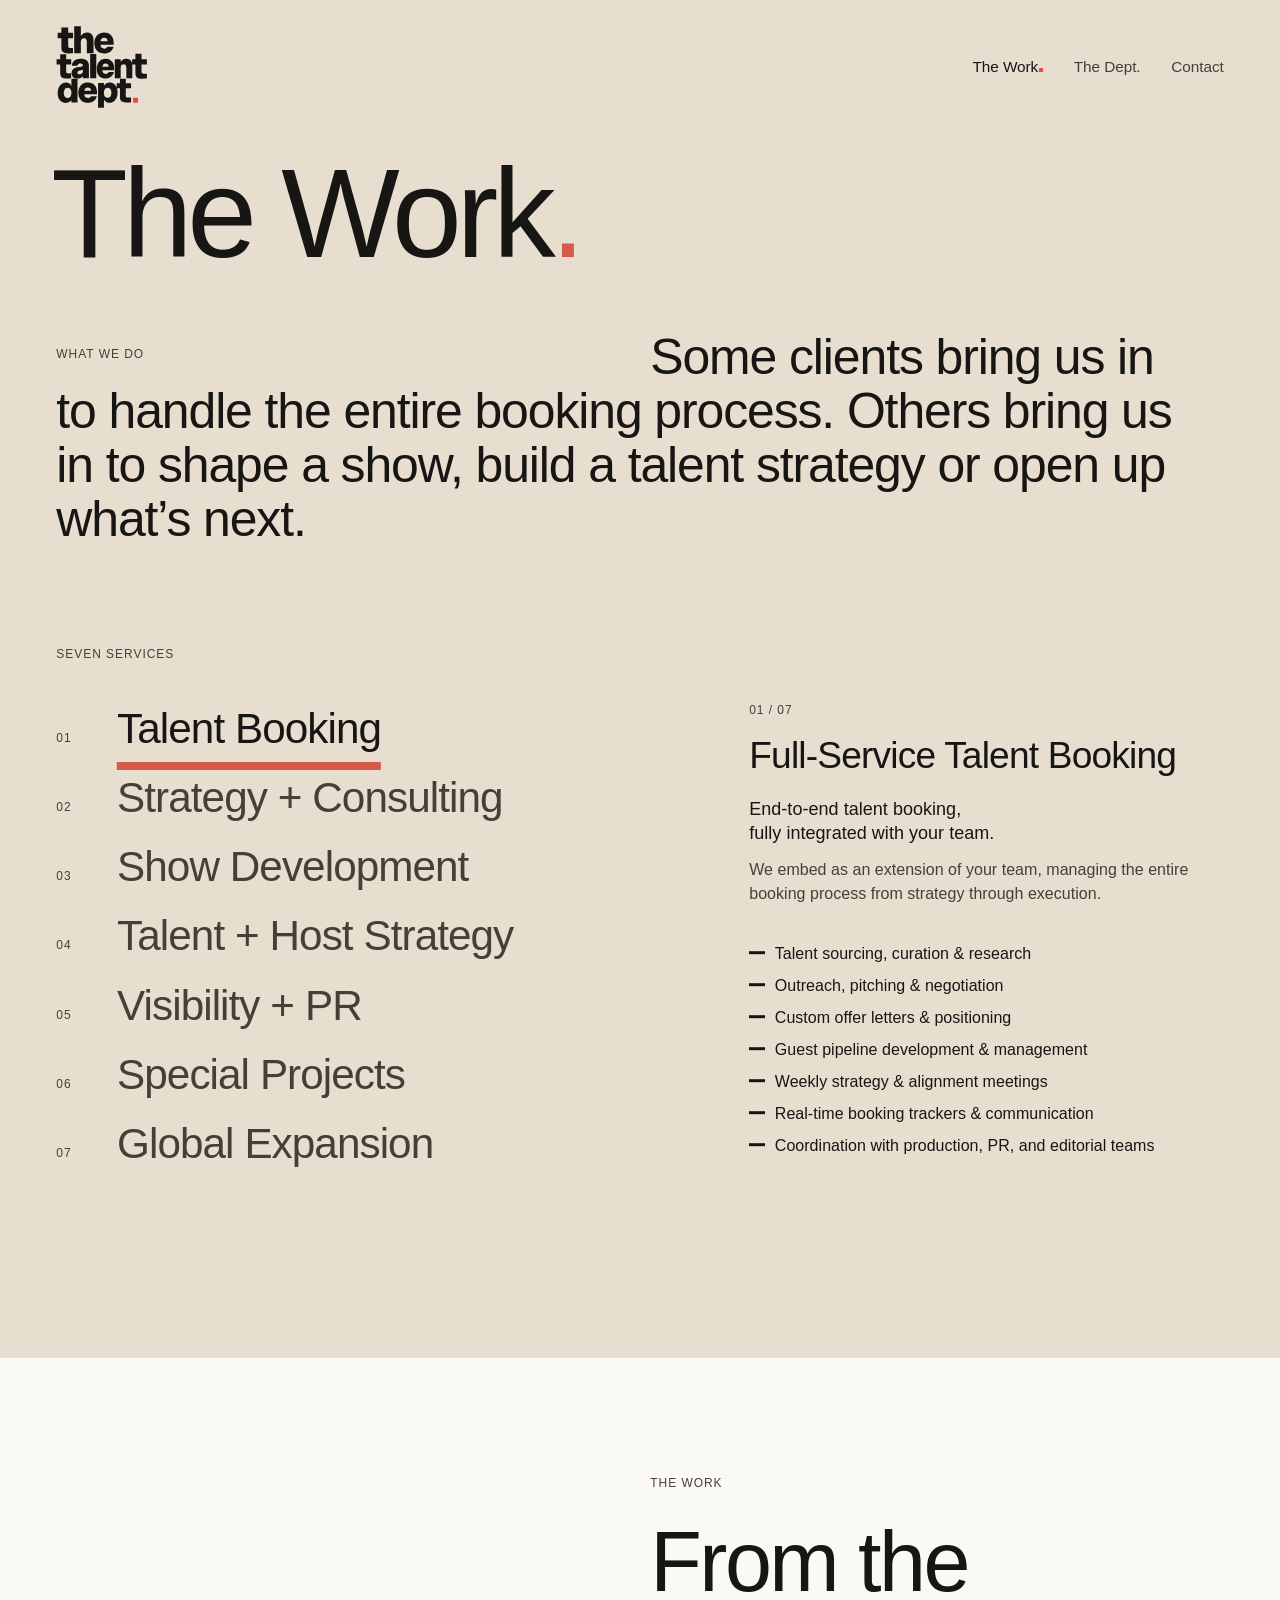
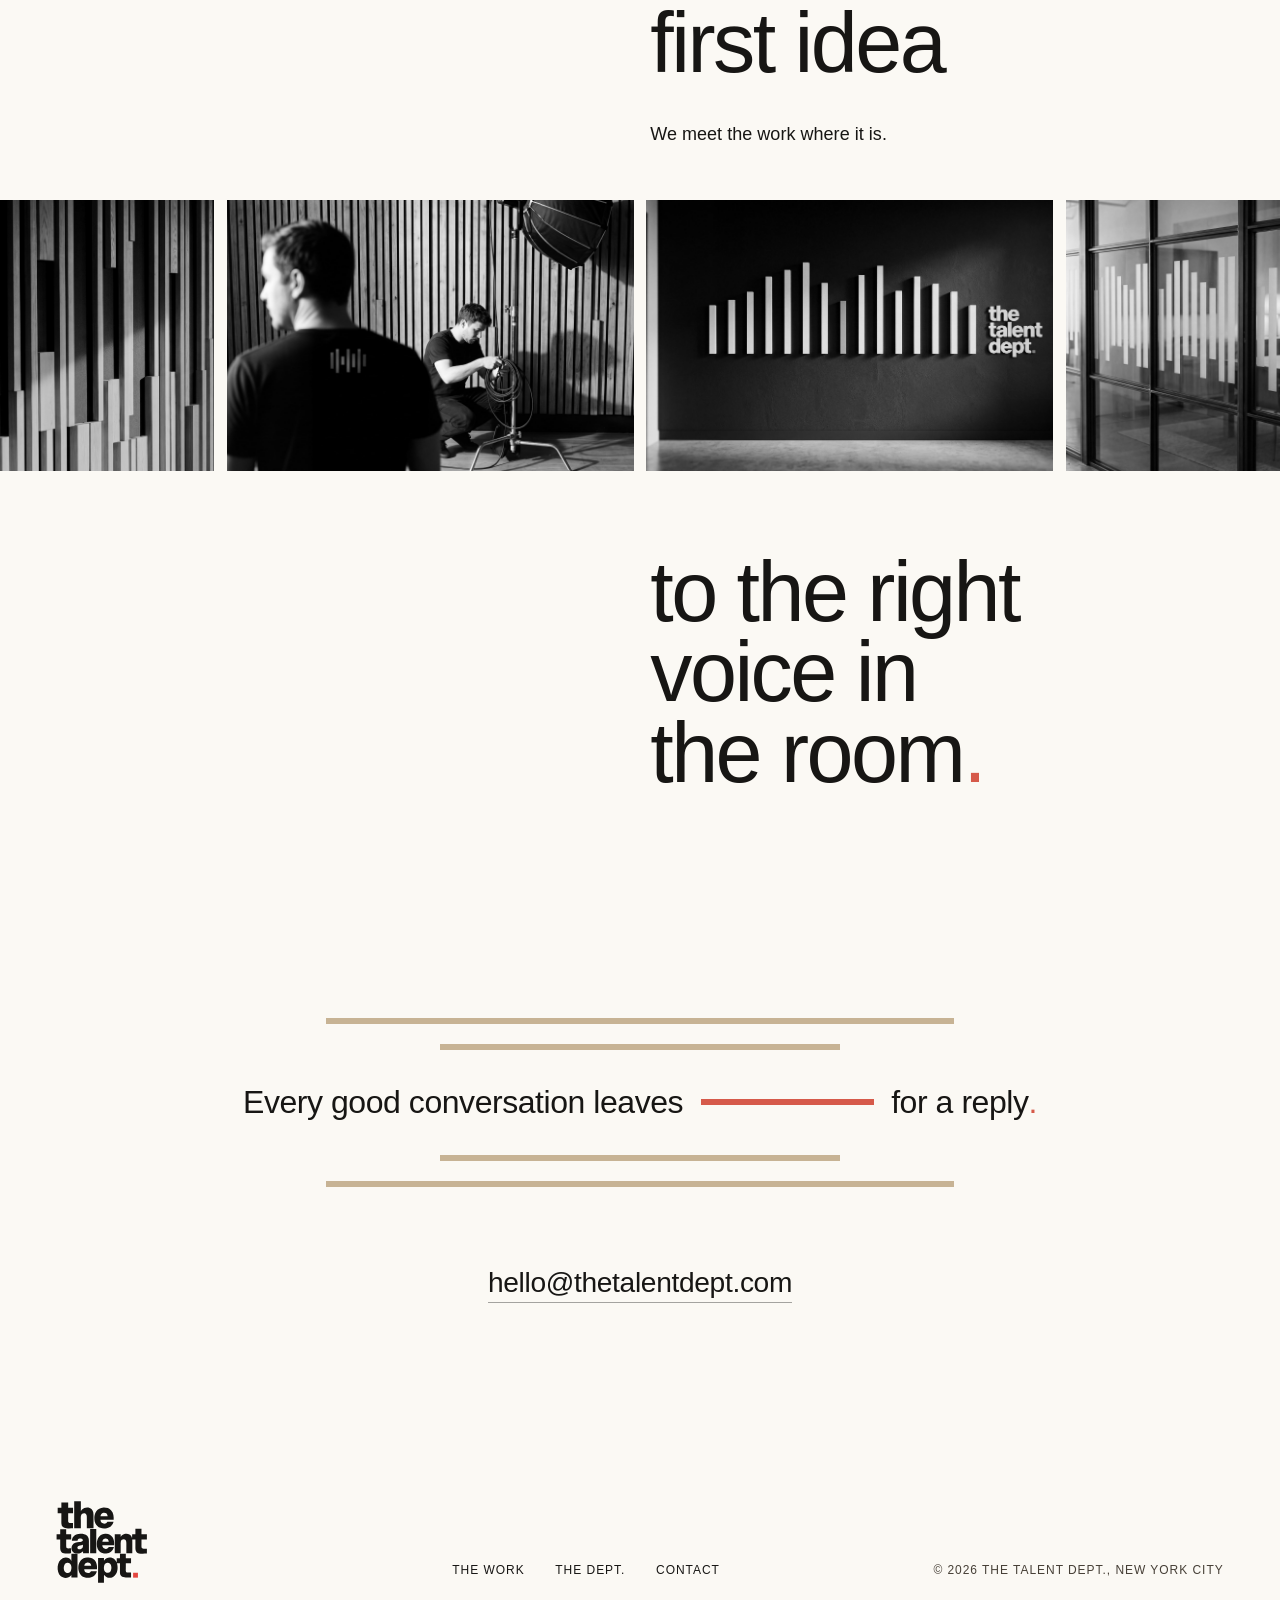
<file: the-work.html>
<!doctype html>
<html lang="en">
<head>
<meta charset="utf-8">
<meta name="viewport" content="width=device-width,initial-scale=1">
<meta name="robots" content="noindex">
<title>The Work · The Talent Dept.</title>
<link rel="icon" href="assets/ttd-logo-dark.svg">
<link rel="stylesheet" href="css/r10.css?v=20261019-v4d">
<link rel="stylesheet" href="css/r10-contrast.css?v=20261019-v4d">
<link rel="stylesheet" href="css/r11.css?v=20261019-v4d">
<link rel="stylesheet" href="css/v.css?v=20261019-v4d">
<script>var q=location.search,c=document.documentElement.classList;c.add('js');[['nav=min','nav-min'],['hero=b','hero-b'],['names=wall','names-wall'],['foot=2','foot-2'],['still','still'],['panel=frame','panel-frame']].forEach(function(p){if(q.indexOf(p[0])>-1)c.add(p[1])})</script>
<script src="js/pages.js?v=20261019-v4d" defer></script>
</head>
<body id="top">
<div class="band-t"><header class="nav">
  <a class="logo" href="index.html"><img src="assets/ttd-logo-dark.svg" alt="The Talent Dept."></a>
  <nav aria-label="Main"><ul><li><a href="the-work.html" class=on aria-current=page>The Work</a></li><li><a href="the-dept.html">The Dept<span class=pd>.</span></a></li><li><a href="contact.html">Contact</a></li></ul></nav>
</header>
<header class="ag ag-w">
  <h1 class="ag-t">The Work<i>.</i></h1>
  <div class="sh-hd ind-q wk-q">
    <p class="lbl soft">What we do</p>
    <p class="q">Some clients bring us in to handle the entire booking process. Others bring us in to shape a show, build a talent strategy or open up what’s next.</p>
  </div>
</header>
<section class="sv" id="services" aria-label="Seven services">
  <p class="lbl soft sv-l">Seven services</p>
  <div class="sv-g"><ol class="sv-n">
    <li><button class="sv-b on sig" type="button" id="svt0" aria-expanded="true" aria-controls="svp0"><span class="n">01</span><span class="t">Talent Booking</span></button>
      <article class="sv-p on" id="svp0" aria-labelledby="svt0">
        <p class="lbl soft">01 / 07</p>
        <h3>Full-Service Talent Booking</h3>
        <p class="ld">End-to-end talent booking, fully integrated with your team.</p>
        <p class="bd">We embed as an extension of your team, managing the entire booking process from strategy through execution.</p>
        <ul class="it"><li>Talent sourcing, curation &amp; research</li><li>Outreach, pitching &amp; negotiation</li><li>Custom offer letters &amp; positioning</li><li>Guest pipeline development &amp; management</li><li>Weekly strategy &amp; alignment meetings</li><li>Real-time booking trackers &amp; communication</li><li>Coordination with production, PR, and editorial teams</li></ul>
      </article></li>
    <li><button class="sv-b" type="button" id="svt1" aria-expanded="false" aria-controls="svp1"><span class="n">02</span><span class="t">Strategy + Consulting</span></button>
      <article class="sv-p" id="svp1" aria-labelledby="svt1">
        <p class="lbl soft">02 / 07</p>
        <h3>Consulting</h3>
        <p class="ld">High-level guidance for teams managing booking internally.</p>
        <p class="bd">We provide ongoing strategic support to shape your guest pipeline, elevate your booking approach, and maximize impact.</p>
        <ul class="it"><li>Guest strategy &amp; show positioning</li><li>Ongoing advisory &amp; problem-solving</li><li>Weekly or monthly strategy sessions</li><li>On-demand guidance as needs evolve</li></ul>
      </article></li>
    <li><button class="sv-b" type="button" id="svt2" aria-expanded="false" aria-controls="svp2"><span class="n">03</span><span class="t">Show Development</span></button>
      <article class="sv-p" id="svp2" aria-labelledby="svt2">
        <p class="lbl soft">03 / 07</p>
        <h3>Show Launch &amp; Relaunch</h3>
        <p class="ld">Set your show up for success, or take it to the next level.</p>
        <p class="bd">We help define, position, and build momentum for new or evolving shows.</p>
        <ul class="it"><li>Show positioning &amp; messaging</li><li>Guest category development</li><li>Offer letter &amp; pitch development</li><li>Industry introduction strategy</li></ul>
      </article></li>
    <li><button class="sv-b" type="button" id="svt3" aria-expanded="false" aria-controls="svp3"><span class="n">04</span><span class="t">Talent + Host Strategy</span></button>
      <article class="sv-p" id="svp3" aria-labelledby="svt3">
        <p class="lbl soft">04 / 07</p>
        <h3>Talent Strategy, Development &amp; Host Curation</h3>
        <p class="ld">Shaping shows from the inside out.</p>
        <p class="bd">We partner at the earliest stages of development to help define the right talent, voice, and direction for a project.</p>
        <ul class="it"><li>Host ideation and curation</li><li>Talent recommendations aligned with audience &amp; brand</li><li>Talent attachment &amp; booking (if greenlit)</li></ul>
      </article></li>
    <li><button class="sv-b" type="button" id="svt4" aria-expanded="false" aria-controls="svp4"><span class="n">05</span><span class="t">Visibility + PR</span></button>
      <article class="sv-p" id="svp4" aria-labelledby="svt4">
        <p class="lbl soft">05 / 07</p>
        <h3>PR &amp; Host Visibility Strategy</h3>
        <p class="ld">Expanding your presence beyond your own platform.</p>
        <p class="bd">We help position hosts as talent, increasing visibility, reach, and cultural relevance.</p>
        <ul class="it"><li>Podcast guesting support for hosts</li><li>Target show identification &amp; recommendations</li><li>Outreach &amp; booking for host appearances</li><li>Messaging &amp; narrative development</li><li>Coordination with external PR teams</li><li>Visibility planning around launches, campaigns, and key moments</li></ul>
      </article></li>
    <li><button class="sv-b" type="button" id="svt5" aria-expanded="false" aria-controls="svp5"><span class="n">06</span><span class="t">Special Projects</span></button>
      <article class="sv-p" id="svp5" aria-labelledby="svt5">
        <p class="lbl soft">06 / 07</p>
        <h3>Special Projects &amp; Brand Partnerships</h3>
        <p class="ld">High-impact, short-term engagements.</p>
        <p class="bd">We support key moments that require focused booking strategy and execution.</p>
        <ul class="it"><li>Brand partnerships &amp; campaign-driven bookings</li><li>Festival programming (SXSW, etc.)</li><li>Tentpole episodes</li><li>Live shows &amp; tours</li></ul>
      </article></li>
    <li><button class="sv-b" type="button" id="svt6" aria-expanded="false" aria-controls="svp6"><span class="n">07</span><span class="t">Global Expansion</span></button>
      <article class="sv-p" id="svp6" aria-labelledby="svt6">
        <p class="lbl soft">07 / 07</p>
        <h3>Global Expansion &amp; Market Entry</h3>
        <p class="ld">Helping creators grow beyond their home market.</p>
        <p class="bd">We guide international creators and media companies entering the U.S. market, and support U.S. talent expanding globally.</p>
        <ul class="it"><li>U.S. market entry strategy &amp; positioning</li><li>Cultural &amp; editorial consulting</li><li>Cross-platform booking strategy</li><li>Audience development guidance</li><li>Host visibility within U.S. media ecosystem</li></ul>
      </article></li>
  </ol><span class="sv-r" aria-hidden="true"></span></div>
</section></div>

<section class="wk-strip band-l">
  <h2 class="sr">From the first idea to the right voice in the room.</h2>
  <div class="a" aria-hidden="true"><p class="lbl soft">The Work</p><p class="big">From the first idea</p><p class="sub">We meet the work where it is.</p></div>
  <div class="strip">
    <figure><img src="assets/web/slats.jpg" alt="The studio's slatted wall" style="object-position:30% 50%"></figure>
    <figure><img src="assets/web/crew.jpg" alt="A crew member setting a light on set" style="object-position:40% 40%"></figure>
    <figure><img src="assets/web/signwall.jpg" alt="The Talent Dept. sign on the studio wall" style="object-position:60% 50%"></figure>
    <figure><img src="assets/web/glass.jpg" alt="The studio's glass wall, frosted with the rhythm" style="object-position:50% 50%"></figure>
  </div>
  <div class="b" aria-hidden="true"><p class="big">to the right voice in the <b>room</b><i>.</i></p></div>
</section>
<footer class="foot3 band-l" id="contact">
  <div class="reply" aria-label="Every good conversation leaves room for a reply.">
    <span class="ln l1"></span><span class="ln l2"></span>
    <p class="say d3"><span>Every good conversation leaves</span><span class="gap" aria-hidden="true"></span><span>for a reply<i>.</i></span></p>
    <span class="ln l2"></span><span class="ln l1"></span>
  </div>
  <p class="hall d1" aria-hidden="true">We’re just down the <b>hall</b><i>.</i></p>
  <a class="mail d3" href="mailto:hello@thetalentdept.com">hello@thetalentdept.com</a>
  <div class="base">
    <a class="lg" href="index.html"><img src="assets/ttd-logo-dark.svg" alt="The Talent Dept."></a>
    <nav class="lk lbl" aria-label="Footer"><a href="the-work.html">The Work</a><a href="the-dept.html">The Dept.</a><a href="contact.html">Contact</a></nav>
    <p class="cp lbl soft">© 2026 The Talent Dept., New York City</p>
  </div>
</footer>
</body>
</html>
</file>
<file: css/r10.css>
/* The Talent Dept. · site, round 9: the design foundation (static).
   Brief (client, 14 Oct 2026): static design and structure only, no animation or interactions. Softer editorial
   direction: mid-century modern minimalism meets Pentagram, a little Eames. Principles, not retro: proportion,
   simple geometry, warmth, negative space, quiet restraint. Warm tan grounds, hints of black and coral, oversized
   type, clean compositions; balance about 70% tan, 30% black. Logo larger, on the left; the menu grouped right.
   Brand Standards: Draft (tan), Ink, Cream, Signal (coral). Helvetica Neue, Light 300 and Medium 500. */
:root{
  --tan:#E7DECF; --tan2:#DCCFBA; --light:#F3EEE6; --draft:#C7B394; --paper:#FBF9F4; --cream:#F2EEE5; --ink:#171614; --coral:#D65A4A;
  --ink70:#5A5348;                 /* secondary text on the soft tan */
  --tan-ink:#8A7D66;               /* Draft at rest on ink */
  --hair:rgba(23,22,20,.26); --hair-n:rgba(199,179,148,.28);
  --m:max(20px,4.4vw); --g:max(12px,1.6vw);
  --f:"Helvetica Neue",Helvetica,Arial,sans-serif;
  --body:clamp(16px,1.2vw,20px); --small:clamp(13px,.92vw,15px);
  --d1:clamp(40px,4.6vw,88px); --d2:clamp(32px,3.4vw,64px); --d3:clamp(24px,2.2vw,42px); --d4:clamp(18px,1.4vw,26px);
}
*{box-sizing:border-box}
html{background:var(--tan);-webkit-text-size-adjust:100%}
body{margin:0;background:var(--tan);color:var(--ink);font:300 var(--body)/1.45 var(--f);letter-spacing:.002em;-webkit-font-smoothing:antialiased;text-rendering:optimizeLegibility}
img,svg{display:block;max-width:100%}
a{color:inherit}
h1,h2,h3,p,ol,ul,figure,dl,dd{margin:0;padding:0;font-weight:inherit}
ol,ul{list-style:none}
b,strong{font-weight:500}
i{font-style:normal;color:var(--coral);font-weight:400}
.sr{position:absolute;width:1px;height:1px;overflow:hidden;clip:rect(0 0 0 0);white-space:nowrap}

/* type */
.d1{font-size:var(--d1);line-height:1;letter-spacing:-.022em}
.d2{font-size:var(--d2);line-height:1.02;letter-spacing:-.02em}
.d3{font-size:var(--d3);line-height:1.08;letter-spacing:-.014em}
.d4{font-size:var(--d4);line-height:1.18;letter-spacing:-.008em}
.lab{font-weight:500}
.sm{font-size:var(--small);line-height:1.4}
.mute{color:var(--ink70)}
.go{font-weight:500;text-decoration:none;border-bottom:1px solid currentColor;padding-bottom:2px}
.go::after{content:" \2192"}

/* grid and zones: A caption, B text, C text */
.wrap{padding:0 var(--m)}
.grid{display:grid;grid-template-columns:repeat(12,minmax(0,1fr));column-gap:var(--g)}
.zA{grid-column:1/6} .zB{grid-column:6/10} .zC{grid-column:10/13} .zBC{grid-column:6/13}
.rule{height:1px;background:var(--hair)}
.sec{padding:20vh var(--m) 0}
@media (max-width:760px){ .grid{display:block} .grid>*+*{margin-top:18px} .sec{padding-top:110px} }

/* ---- nav: a large logo on the left, the whole menu grouped on the right, on Line of Sight bars */
.nav{display:flex;justify-content:space-between;align-items:center;padding:clamp(18px,2vw,34px) var(--m)}
.nav .logo{display:block;line-height:0}
.nav .logo img{height:clamp(58px,6.4vw,104px);width:auto}
.nav ul{display:flex;gap:6px}
.nav ul a{display:block;font-size:clamp(14px,1.04vw,17px);font-weight:500;line-height:1;padding:.78em 1.05em .72em;background:var(--paper);color:var(--ink);text-decoration:none}
.nav ul a.on{background:var(--ink);color:var(--cream)}
.on-ink .nav ul a{background:#2B2926;color:var(--cream)}
/* the minimal version: words only, one coral full stop after the page you are on */
.nav-min .nav ul a{background:none!important;color:inherit!important;padding:.4em .35em;font-weight:300}
.nav-min .nav ul a.on{font-weight:500}
.nav-min .nav ul a.on::after{content:"";display:inline-block;width:.27em;height:.27em;background:var(--coral);margin-left:.06em}
@media (max-width:760px){ .nav ul{gap:4px} .nav ul a{padding:.7em .7em .64em;font-size:13px} }

/* ---- hero: a still frame of Line of Sight */
.hero{min-height:100vh;display:flex;flex-direction:column}
.hero h1{padding:13vh var(--m) 0;max-width:15.6em;font-weight:300}
.hero .los{margin-top:auto;padding:8vh 0 9vh}
.hero .los svg{width:100%;height:auto}
.hero .cap{display:grid;grid-template-columns:repeat(12,minmax(0,1fr));column-gap:var(--g);padding:0 var(--m) 4vh}
.hero .cap p:first-child{grid-column:1/6}
.hero .cap p:last-child{grid-column:10/13}
@media (max-width:760px){ .hero h1{padding-top:12vh} .hero .cap{display:block} .hero .cap p+p{margin-top:6px} }

/* ---- the statement */
.stmt .lead{grid-column:4/13}
.stmt .mark{grid-column:1/3;display:grid;row-gap:6px;width:40px;align-self:start;align-content:start;margin-top:.9em}
.stmt .mark i{display:block;height:6px;background:var(--ink)}
.stmt .mark i:nth-child(2){width:80%} .stmt .mark i:nth-child(3){width:56%}
.stmt .below{margin-top:12vh;align-items:start}
.stmt .by{grid-column:3/6;text-align:right;justify-self:end}
.stmt .pic{grid-column:6/8}
.stmt .pic img{width:100%;aspect-ratio:1/1;object-fit:cover;filter:grayscale(1)}
.stmt .para{grid-column:8/12}
.stmt .para .go{display:inline-block;margin-top:1.6em}
@media (max-width:760px){ .stmt .by{text-align:left} .stmt .pic{width:50%} }

/* ---- the two people in chairs, with the message behind them (black) */
.chairs{position:relative;height:100vh;min-height:620px;overflow:hidden;background:var(--ink);margin-top:20vh}
.chairs .msg{position:absolute;left:0;right:0;top:50%;transform:translateY(-50%);z-index:1}
.chairs .msg p{white-space:nowrap;font-size:12.4vw;line-height:.95;letter-spacing:-.025em;color:var(--tan-ink)}
.chairs .msg p:first-child{margin-left:-6vw}
.chairs .msg p:last-child{margin-left:-31vw}
.chairs figure{position:absolute;left:50%;top:50%;width:min(40vw,72vh);transform:translate(-50%,-50%);z-index:2}
.chairs figure img{width:100%;aspect-ratio:1.62/1;object-fit:cover;filter:grayscale(1)}
.chairs .note{position:absolute;left:var(--m);right:var(--m);bottom:4vh;z-index:3;display:grid;grid-template-columns:repeat(12,minmax(0,1fr));column-gap:var(--g);color:var(--tan)}
.chairs .note p:first-child{grid-column:1/6} .chairs .note p:last-child{grid-column:10/13}
@media (max-width:760px){ .chairs figure{width:78vw} .chairs .msg p{font-size:19vw} .chairs .note{display:block} }

/* ---- how we show up: three icons on one ground line */
.ways .trio{margin-top:7vh;display:grid;grid-template-columns:repeat(3,minmax(0,1fr));column-gap:var(--g)}
.ways .ico{height:clamp(110px,11vw,200px);display:flex;align-items:flex-end;border-bottom:1px solid var(--hair);padding-bottom:0}
.ways .ico svg{height:100%;width:auto}
.ways h3{margin-top:4.2vh;font-weight:300}
.ways .trio p{margin-top:1.2em;max-width:20em}
.ways .go{display:inline-block;margin-top:9vh}
@media (max-width:760px){ .ways .trio{grid-template-columns:1fr;row-gap:48px} }

/* ---- services */
.svc .idx{margin-top:5vh}
.svc .idx li{border-top:1px solid var(--hair);padding:1.35vw 0 1.45vw;align-items:baseline}
.svc .idx li:last-child{border-bottom:1px solid var(--hair)}
.svc .idx .nm{grid-column:1/6;font-weight:300}
.svc .idx .ds{grid-column:6/11}
.svc .tail{margin-top:5vh;align-items:baseline}
@media (max-width:760px){ .svc .idx li{padding:16px 0} .svc .idx li>*+*{margin-top:6px} }

/* ---- where the work happens: the icons as a street */
.street .art{margin-top:6vh}
.street .art svg{width:100%;height:auto}
.street .grid{margin-top:2.4vh}

/* ---- the people */
.ppl .six{margin-top:6vh;display:grid;grid-template-columns:repeat(6,minmax(0,1fr));column-gap:var(--g);row-gap:5vh}
.ppl .six img{width:100%;aspect-ratio:4/5;object-fit:cover;object-position:50% 14%;filter:grayscale(1)}
.ppl .six p{margin-top:.9em}
.ppl .six p+p{margin-top:.1em}
.ppl .tail{margin-top:7vh}
@media (max-width:760px){ .ppl .six{grid-template-columns:repeat(2,minmax(0,1fr))} }

/* ---- footer (black) */
.foot{background:var(--ink);color:var(--cream);padding:18vh var(--m) 3vh;margin-top:20vh}
.foot h2{color:var(--tan-ink);font-weight:300}
.foot h2 b{color:var(--cream)}
.foot .field{margin:8vh calc(-1*var(--m)) 0}
.foot .field svg{width:100%;height:auto}
.foot .rule{background:var(--hair-n);margin-top:8vh}
.foot .grid{padding-top:1.2vw}
.foot .mute{color:var(--tan)}
.foot .mail{font-size:var(--d4);letter-spacing:-.018em;text-decoration:none;border-bottom:1px solid var(--hair-n)}
.foot .links{display:grid;row-gap:.3em}
.foot .links a{text-decoration:none}
.foot .base{margin-top:14vh;align-items:end}
.foot .base img{height:clamp(58px,6.4vw,104px);width:auto}
.foot .base .zC{justify-self:end;text-align:right}

/* ---- inner pages */
.ph{margin-top:16vh}
.ph img{width:100%;height:80vh;object-fit:cover;filter:grayscale(1)}
.pg-head{padding:12vh var(--m) 0}
.pg-head .grid{margin-top:1.2vw}
.svcs li{border-top:1px solid var(--hair);padding:1.2vw 0 5vw}
.svcs li h3{grid-column:1/6;font-weight:300}
.svcs li .b{grid-column:6/10}
.svcs li .b p+p{margin-top:.6em}
.svcs li ul{grid-column:10/13}
.svcs li ul li{border:0;padding:.42em 0;border-top:1px solid var(--hair)}
.svcs li ul li:first-child{border-top:0;padding-top:0}

.names{background:var(--ink);color:var(--cream);padding:18vh var(--m) 18vh;margin-top:12vh}
.names h2{font-weight:300;color:var(--tan-ink)}
.names h2 b{color:var(--cream)}
.names .rule{background:var(--hair-n);margin-top:4vh}
.names ol{margin-top:5vh;display:grid;grid-template-columns:repeat(3,minmax(0,1fr));column-gap:var(--g);row-gap:2.6vh}
.names li .w{display:block;font-size:var(--d4);line-height:1.15;letter-spacing:-.018em}
.names li .s{display:block;color:var(--tan);margin-top:.25em}
@media (max-width:760px){ .names ol{grid-template-columns:1fr} }

/* The Dept. head: one huge word against the centre line, who's who above it, a tall photograph */
.jk{display:grid;grid-template-columns:repeat(12,minmax(0,1fr));column-gap:var(--g);grid-template-rows:auto 1fr auto auto;min-height:calc(100vh - 140px);padding:4vh var(--m) 6vh}
.jk-meta{grid-column:3/8;grid-row:1;justify-self:end;text-align:right;display:grid;row-gap:.85em}
.jk-meta dt{font-weight:500}
.jk-meta a{text-decoration:none}
.jk-pic{grid-column:8/12;grid-row:1/4}
.jk-pic img{width:100%;aspect-ratio:4/5;object-fit:cover;filter:grayscale(1)}
.jk-word{grid-column:1/8;grid-row:3;justify-self:end;align-self:end;font-size:clamp(64px,10.4vw,200px);line-height:.84;letter-spacing:-.03em;margin-bottom:-.04em;white-space:nowrap}
.jk-go{grid-column:1/8;grid-row:4;justify-self:end;margin-top:2.6vw}
.jk-note{grid-column:8/11;grid-row:4;margin-top:2.6vw}
@media (max-width:760px){ .jk{display:block;min-height:0} .jk-meta{text-align:left} .jk-pic{margin-top:24px} .jk-word{margin-top:28px;font-size:22vw} .jk-go{display:inline-block;margin-top:16px} .jk-note{margin-top:18px} }

/* The Dept.: each person is a page */
.person{min-height:min(70vw,94vh);display:flex;flex-direction:column;padding:0 var(--m)}
.person .grid.top{padding-top:1.2vw;align-items:start}
.person .run{grid-column:1/6}
.person .txt{grid-column:6/9}
.person .txt p+p{margin-top:1em}
.person .pic{grid-column:9/13}
.person .pic img{width:100%;aspect-ratio:4/5;object-fit:cover;object-position:50% 12%;filter:grayscale(1)}
.person .grid.bot{margin-top:auto;padding:3vw 0 1.4vw;align-items:end}
.person .b1{grid-column:1/6} .person .b2{grid-column:6/9} .person .b3{grid-column:9/13;justify-self:end}
.tick::before{content:"";display:inline-block;width:1.1em;height:1px;background:var(--coral);vertical-align:.32em;margin-right:.55em}
@media (max-width:760px){ .person{min-height:0} .person .grid.bot{padding:24px 0 18px} }

/* Contact: two words split across the top, a rule, the list, a big photograph with a line down its edge */
.lm{min-height:calc(100vh - 140px);display:flex;flex-direction:column;padding:4vh var(--m) 0}
.lm-words{display:flex;justify-content:space-between;align-items:baseline}
.lm .rule{margin-top:1.4vw}
.lm-body{flex:1;display:grid;grid-template-columns:repeat(12,minmax(0,1fr));column-gap:var(--g);min-height:58vh}
.lm-left{grid-column:1/7;display:grid;grid-template-columns:repeat(6,minmax(0,1fr));column-gap:var(--g);align-content:start;padding-top:1.2vw}
.lm-a{grid-column:1/3} .lm-b{grid-column:3/7}
.lm-kv{grid-column:1/7;margin-top:6vh;display:grid;row-gap:.3em}
.lm-kv div{display:grid;grid-template-columns:minmax(0,1fr) minmax(0,1.6fr);column-gap:var(--g)}
.lm-kv .gap{height:1.1em}
.lm-kv dt{font-weight:500}
.lm-kv a{text-decoration:none}
.lm-pic{grid-column:8/12;position:relative;margin-top:1.2vw}
.lm-pic img{width:100%;height:100%;min-height:56vh;object-fit:cover;filter:grayscale(1)}
.lm-pic .steps i{position:absolute;width:1.2vw;height:1.2vw;background:var(--coral)}
.lm-pic .steps i:nth-child(1){right:0;bottom:1.2vw} .lm-pic .steps i:nth-child(2){right:-1.2vw;bottom:0}
.lm-vert{grid-column:12/13;justify-self:end;writing-mode:vertical-rl;text-transform:uppercase;font-size:12px;letter-spacing:.06em;font-weight:500;padding-top:1.2vw;white-space:nowrap}
.lm-strip{display:grid;grid-template-columns:repeat(5,minmax(0,1fr));column-gap:var(--g);padding:5vh 0 3vh;font-size:12px;text-transform:uppercase;letter-spacing:.05em;color:var(--ink70)}
.lm-strip span:last-child{justify-self:end}
@media (max-width:760px){ .lm-words{display:block} .lm-words span{display:block} .lm-body,.lm-left{display:block} .lm-left>*+*{margin-top:14px} .lm-kv div{grid-template-columns:1fr} .lm-pic{margin-top:28px} .lm-vert{display:none} .lm-strip{grid-template-columns:1fr 1fr;row-gap:8px} .lm-strip span:last-child{justify-self:start} }
@media (max-width:760px){ .hero .los{overflow:hidden} .hero .los svg{width:250%;max-width:none;margin-left:-105%} }

/* =====================================================================================
   v2, after Woodwrights and XOO: soft tan sections, text beside one large photograph, small uppercase labels and
   short numbered lists, a spaced row of photographs, a product split, an index with hairlines and counts.
   ===================================================================================== */
.cap-u{font-size:12px;line-height:1.45;font-weight:500;text-transform:uppercase;letter-spacing:.07em}
.num{display:grid;row-gap:.95em}
.num li{display:grid;grid-template-columns:3.4em 1fr;font-size:12.5px;line-height:1.4;text-transform:uppercase;letter-spacing:.06em}
.num li span:first-child{color:var(--ink70)}
.u{text-decoration:none;border-bottom:1px solid currentColor;padding-bottom:2px}

/* the statement beside the anchor photograph */
.split2{display:grid;grid-template-columns:repeat(12,minmax(0,1fr));column-gap:var(--g);padding:16vh var(--m) 0;align-items:stretch}
.split2 .t{grid-column:1/6;display:flex;flex-direction:column}
.split2 .t .d3{max-width:13em}
.split2 .t p.body{margin-top:2.2em;max-width:26em}
.split2 .t .u{align-self:flex-start;margin-top:1.8em}
.split2 .t .lst{margin-top:auto;padding-top:10vh}
.split2 .t .lst .cap-u{margin-bottom:2.2em}
.split2 figure{grid-column:7/13}
.split2 figure img{width:100%;height:100%;min-height:88vh;object-fit:cover;filter:grayscale(1)}
@media (max-width:760px){ .split2{display:block;padding-top:100px} .split2 figure{margin-top:36px} .split2 figure img{min-height:60vh} }

/* our approach: title, numbered list, paragraph, then a spaced row of photographs */
.approach{margin-top:20vh;padding:16vh var(--m) 18vh;background:var(--tan2)}
.approach .top{display:grid;grid-template-columns:repeat(12,minmax(0,1fr));column-gap:var(--g);align-items:start}
.approach h2{grid-column:1/5;font-weight:300}
.approach .num{grid-column:6/9}
.approach .num li{grid-template-columns:3.4em 1fr}
.approach .num li b{display:block;font-weight:500}
.approach .num li em{display:block;font-style:normal;text-transform:none;letter-spacing:0;font-size:var(--small);color:var(--ink70);margin-top:.35em}
.approach .para{grid-column:9/13}
.approach .para .u{display:inline-block;margin-top:1.6em}
.approach .row4{margin-top:16vh;display:grid;grid-template-columns:repeat(12,minmax(0,1fr));column-gap:var(--g);align-items:start}
.approach .row4 figure img{width:100%;object-fit:cover;filter:grayscale(1)}
.approach .row4 .f1{grid-column:1/5} .approach .row4 .f1 img{aspect-ratio:3/2}
.approach .row4 .f2{grid-column:6/8} .approach .row4 .f2 img{aspect-ratio:3/4}
.approach .row4 .f3{grid-column:8/10} .approach .row4 .f3 img{aspect-ratio:3/4}
.approach .row4 .f4{grid-column:11/13} .approach .row4 .f4 img{aspect-ratio:3/4}
@media (max-width:760px){ .approach .top,.approach .row4{display:block} .approach .top>*+*{margin-top:28px} .approach .row4 figure+figure{margin-top:14px} }

/* the product split: a big photograph left, the words low on the right */
.feat{display:grid;grid-template-columns:repeat(12,minmax(0,1fr));column-gap:var(--g);padding:20vh var(--m) 0;align-items:end}
.feat figure{grid-column:1/8}
.feat figure img{width:100%;aspect-ratio:7/5;object-fit:cover;filter:grayscale(1)}
.feat figure figcaption{margin-top:.8em}
.feat .t{grid-column:9/13;padding-bottom:6vh}
.feat .t p.body{margin-top:1.6em}
.feat .t .u{display:inline-block;margin-top:1.8em}
@media (max-width:760px){ .feat{display:block;padding-top:100px} .feat .t{margin-top:28px} }

/* the index (after XOO): each show, its guests, and how many */
.index{background:var(--ink);color:var(--cream);padding:16vh var(--m) 18vh;margin-top:20vh}
.index .hd{display:grid;grid-template-columns:repeat(12,minmax(0,1fr));column-gap:var(--g);align-items:end;margin-bottom:6vh}
.index .hd h2{grid-column:1/9;font-weight:300;color:var(--tan-ink)} .index .hd h2 b{color:var(--cream)}
.index .hd p{grid-column:10/13;justify-self:end;color:var(--draft)}
.index ol li{display:grid;grid-template-columns:repeat(12,minmax(0,1fr));column-gap:var(--g);align-items:baseline;padding:1.05vw 0;border-top:1px solid var(--hair-n)}
.index ol li:last-child{border-bottom:1px solid var(--hair-n)}
.index ol li .sh{grid-column:1/6}
.index ol li .gu{grid-column:6/12;color:var(--draft)}
.index ol li .n{grid-column:12/13;justify-self:end;font-variant-numeric:tabular-nums}
@media (max-width:760px){ .index .hd{display:block} .index .hd p{margin-top:10px} .index ol li{display:block;padding:14px 0} .index ol li .gu{margin-top:4px} .index ol li .n{margin-top:4px} }

/* the people, beside the words (after the showroom block) */
.ppl2{display:grid;grid-template-columns:repeat(12,minmax(0,1fr));column-gap:var(--g);padding:20vh var(--m) 0;align-items:start}
.ppl2 .t{grid-column:1/5}
.ppl2 .t .u{display:inline-block;margin-top:1.8em}
.ppl2 .g{grid-column:6/13;display:grid;grid-template-columns:repeat(3,minmax(0,1fr));column-gap:var(--g);row-gap:4vh}
.ppl2 .g img{width:100%;aspect-ratio:4/5;object-fit:cover;object-position:50% 14%;filter:grayscale(1)}
.ppl2 .g p{margin-top:.75em}
@media (max-width:760px){ .ppl2{display:block;padding-top:100px} .ppl2 .g{margin-top:28px;grid-template-columns:repeat(2,minmax(0,1fr))} }

/* =====================================================================================
   v3: cleaner, more air. Two grounds alternate in calm bands (soft tan and a tan-white, Draft at 15% over Paper),
   every section has generous room above and below, and one confident number carries the work.
   ===================================================================================== */
.band-t{background:var(--tan)} .band-l{background:var(--light)}
.split2,.feat,.ppl2{padding-top:26vh;padding-bottom:26vh}
.split2 figure img{min-height:82vh}
.split2 .t{justify-content:center}
.approach{margin-top:0;padding:28vh var(--m) 28vh;background:var(--tan)}
.chairs{margin-top:0}
.street{padding-top:26vh;padding-bottom:22vh}
.foot{margin-top:0}
.hero .cap p:last-child{display:none}

/* the number: one oversized figure and the names as a single quiet line */
.count{background:var(--ink);color:var(--cream);padding:24vh var(--m) 24vh;display:grid;grid-template-columns:repeat(12,minmax(0,1fr));column-gap:var(--g);align-items:end}
.count .big{grid-column:1/8;font-size:min(36vw,64vh);line-height:.74;letter-spacing:-.045em;font-weight:300;color:var(--cream);margin-left:-.06em}
.count .t{grid-column:8/13;padding-bottom:1.2vh}
.count .t h2{font-weight:300;color:var(--tan-ink)} .count .t h2 b{color:var(--cream)}
.count .t p.names{margin-top:2.4em;color:var(--draft);line-height:1.7}
.count .t .u{display:inline-block;margin-top:2.2em;color:var(--cream)}
@media (max-width:760px){ .count{display:block;padding:120px var(--m)} .count .big{font-size:52vw} .count .t{margin-top:28px} }

@media (max-width:760px){ .split2,.feat,.ppl2,.approach,.street{padding-top:110px;padding-bottom:110px} }

/* =====================================================================================
   v4, page by page: the same calm bands, generous air and one moment of scale on every page.
   ===================================================================================== */
/* The Work */
.wk-head{padding:12vh var(--m) 24vh}
.wk-head .grid{margin-top:12vh;align-items:start}
.wk-head .zA{grid-column:1/5} .wk-head .zB{grid-column:6/10} .wk-head .zC{grid-column:10/13}
.wk-photo img{width:100%;height:86vh;object-fit:cover;filter:grayscale(1)}
.wk-what{padding:26vh var(--m) 26vh}
.wk-what .top{display:grid;grid-template-columns:repeat(12,minmax(0,1fr));column-gap:var(--g);align-items:end}
.wk-what .big{grid-column:1/7;font-size:min(30vw,56vh);line-height:.74;letter-spacing:-.045em;font-weight:300;margin-left:-.06em}
.wk-what .top .t{grid-column:8/13;padding-bottom:1vh}
.wk-what .top .t p+p{margin-top:1.4em}
.wk-what ol{margin-top:20vh}
.wk-what ol>li{display:grid;grid-template-columns:repeat(12,minmax(0,1fr));column-gap:var(--g);border-top:1px solid var(--hair);padding:5.5vh 0 7vh;align-items:start}
.wk-what ol>li:last-child{border-bottom:1px solid var(--hair)}
.wk-what ol>li h3{grid-column:1/6;font-weight:300}
.wk-what ol>li .b{grid-column:7/13}
.wk-what ol>li .b p+p{margin-top:.7em}
.wk-what ol>li .b .items{margin-top:1.6em;color:var(--ink70);line-height:1.7}
.wk-close{padding:28vh var(--m) 28vh}
.wk-close h2{max-width:14em;font-weight:300}
.wk-close .u{display:inline-block;margin-top:2.6em}
@media (max-width:760px){ .wk-head .grid,.wk-what .top,.wk-what ol>li{display:block} .wk-head .grid>*+*,.wk-what ol>li>*+*{margin-top:16px}
  .wk-what .big{font-size:48vw} .wk-what .top .t{margin-top:24px} .wk-what,.wk-close{padding:110px var(--m)} .wk-what ol{margin-top:60px} .wk-photo img{height:60vh} }

/* The Dept.: people as alternating bands, no rules, room to breathe */
.person.band{min-height:0;padding:18vh var(--m) 4vh}
.person.band .grid.top{padding-top:0}
.person.band .grid.bot{margin-top:14vh}
@media (max-width:760px){ .person.band{padding:90px var(--m) 20px} .person.band .grid.bot{margin-top:40px} }

/* Contact: the main address is the focal point */
.lm{padding-bottom:0}
.lm-body{min-height:64vh;margin-top:0}
.lm-left{padding-top:4vh}
.lm-main{grid-column:1/7;margin-top:8vh}
.lm-main a{font-size:var(--d3);letter-spacing:-.014em;line-height:1.1;text-decoration:none;border-bottom:1px solid var(--hair)}
.lm-kv{margin-top:9vh;row-gap:.55em}
.lm-pic{margin-top:4vh}
.lm-strip{padding:9vh 0 4vh}
@media (max-width:760px){ .lm-main{margin-top:32px} .lm-main a{font-size:26px} }

/* the chairs, readable: three words stacked, the photograph overlapping only the end of the longest one */
.chairs2{background:var(--ink);color:var(--cream);padding:24vh var(--m) 16vh;display:grid;grid-template-columns:repeat(12,minmax(0,1fr));column-gap:var(--g)}
.chairs2 .words{grid-column:1/13;grid-row:1;position:relative;z-index:1;font-size:8.6vw;line-height:.93;letter-spacing:-.022em;font-weight:300;color:var(--tan-ink)}
.chairs2 .words span{display:block}
.chairs2 figure{grid-column:8/13;grid-row:1;align-self:end;position:relative;z-index:2;margin-bottom:.4vw}
.chairs2 figure img{width:100%;aspect-ratio:1.62/1;object-fit:cover;filter:grayscale(1)}
.chairs2 .foot2{grid-column:1/13;display:grid;grid-template-columns:repeat(12,minmax(0,1fr));column-gap:var(--g);margin-top:12vh;align-items:baseline}
.chairs2 .foot2 .d4{grid-column:1/8;color:var(--cream)}
.chairs2 .foot2 .cap-u{grid-column:8/13;color:var(--draft)}
@media (max-width:760px){ .chairs2{display:block;padding:110px var(--m)} .chairs2 .words{font-size:15vw} .chairs2 figure{margin-top:28px} .chairs2 .foot2{display:block;margin-top:40px} .chairs2 .foot2 .cap-u{margin-top:10px} }

/* how we show up: three equal columns, each icon on one shared ground line */
.ways2{padding:26vh var(--m) 26vh}
.ways2 .trio{margin-top:12vh;display:grid;grid-template-columns:repeat(3,minmax(0,1fr));column-gap:4.4vw}
.ways2 .ico{height:clamp(96px,9.4vw,180px);display:flex;align-items:flex-end;border-bottom:1px solid var(--hair)}
.ways2 .ico svg{height:100%;width:auto}
.ways2 .n{display:block;margin-top:4.2vh}
.ways2 h3{margin-top:1.4vh;font-weight:300}
.ways2 h3 i{color:var(--ink)}
.ways2 .trio p{margin-top:1.3em;max-width:21em}
.ways2 .close{margin-top:20vh;display:grid;grid-template-columns:repeat(12,minmax(0,1fr));column-gap:var(--g);align-items:baseline;border-top:1px solid var(--hair);padding-top:3.4vh}
.ways2 .close .d3{grid-column:1/9}
.ways2 .close .zC{grid-column:10/13;justify-self:end}
@media (max-width:760px){ .ways2{padding:110px var(--m)} .ways2 .trio{grid-template-columns:1fr;row-gap:56px} .ways2 .close{display:block} .ways2 .close .zC{margin-top:14px} }

/* =====================================================================================
   v5: scale and grids. Type comes down; three deliberate moments stay oversized (21, 07, The Dept.).
   Each section has its own grid.
   ===================================================================================== */
/* hero as a poster: the Line of Sight field on the right, the line set to the left of it */
.hero2{min-height:100vh;display:flex;flex-direction:column}
.hero2 .hg{flex:1;display:grid;grid-template-columns:repeat(12,minmax(0,1fr));column-gap:var(--g);grid-template-rows:1fr auto;padding:6vh var(--m) 4.5vh;row-gap:6vh}
.hero2 .fld{grid-column:5/13;grid-row:1;align-self:center}
.hero2 .fld svg{width:100%;height:auto}
.hero2 h1{grid-column:1/5;grid-row:1;align-self:center;font-weight:300;max-width:9.6em;padding-right:1vw}
.hero2 .l{grid-column:1/5;grid-row:2} .hero2 .r{grid-column:5/13;grid-row:2}
@media (max-width:760px){ .hero2 .hg{display:block;padding-top:8vh} .hero2 h1{margin-top:6vh} .hero2 .fld{margin-top:6vh} .hero2 .r{margin-top:6px} }

/* statement: the photograph on the left now, the words offset to the right */
.split3{display:grid;grid-template-columns:repeat(12,minmax(0,1fr));column-gap:var(--g);padding:26vh var(--m);align-items:center}
.split3 figure{grid-column:1/6}
.split3 figure img{width:100%;aspect-ratio:4/5;object-fit:cover;filter:grayscale(1)}
.split3 .t{grid-column:7/12}
.split3 .t p.body{margin-top:2em;max-width:28em}
.split3 .t .u{display:inline-block;margin-top:1.8em}
@media (max-width:760px){ .split3{display:block;padding:110px var(--m)} .split3 .t{margin-top:32px} }

/* how we show up: the three step down like a staircase */
.ways2 .trio article:nth-child(2){padding-top:9vh}
.ways2 .trio article:nth-child(3){padding-top:18vh}
.ways2 .ico{height:clamp(80px,6.6vw,128px)}
@media (max-width:760px){ .ways2 .trio article:nth-child(n){padding-top:0} }

/* the feature: words on the left, the photograph to the right */
.feat2{display:grid;grid-template-columns:repeat(12,minmax(0,1fr));column-gap:var(--g);padding:26vh var(--m);align-items:end}
.feat2 .t{grid-column:1/5;padding-bottom:1vh}
.feat2 .t p.body{margin-top:1.8em;max-width:24em}
.feat2 .t .u{display:inline-block;margin-top:1.8em}
.feat2 figure{grid-column:6/13}
.feat2 figure img{width:100%;aspect-ratio:3/2;object-fit:cover;filter:grayscale(1)}
@media (max-width:760px){ .feat2{display:block;padding:110px var(--m)} .feat2 figure{margin-top:32px} }

/* the street: narrower, its caption to the side */
.street2{display:grid;grid-template-columns:repeat(12,minmax(0,1fr));column-gap:var(--g);padding:26vh var(--m) 24vh;align-items:end}
.street2 .cap{grid-column:1/4;padding-bottom:.6vh}
.street2 .cap .d4{margin-top:.8em}
.street2 .art{grid-column:5/13}
.street2 .art svg{width:100%;height:auto}
@media (max-width:760px){ .street2{display:block;padding:110px var(--m)} .street2 .art{margin-top:28px} }

/* the people: the founder large, the rest of the department small beside her */
.ppl3{display:grid;grid-template-columns:repeat(12,minmax(0,1fr));column-gap:var(--g);padding:26vh var(--m);align-items:start}
.ppl3 .t{grid-column:1/4}
.ppl3 .t .u{display:inline-block;margin-top:1.8em}
.ppl3 .lead{grid-column:5/9}
.ppl3 .lead img{width:100%;aspect-ratio:4/5;object-fit:cover;object-position:50% 14%;filter:grayscale(1)}
.ppl3 .rest{grid-column:9/13;display:grid;grid-template-columns:repeat(2,minmax(0,1fr));column-gap:var(--g);row-gap:3vh}
.ppl3 .rest img{width:100%;aspect-ratio:4/5;object-fit:cover;object-position:50% 14%;filter:grayscale(1)}
.ppl3 p{margin-top:.7em}
.ppl3 a{text-decoration:none}
@media (max-width:760px){ .ppl3{display:block;padding:110px var(--m)} .ppl3 .lead{margin-top:28px} .ppl3 .rest{margin-top:24px} }

/* footer: the line field shorter */
.foot .field{margin-top:7vh}
@media (max-width:760px){ .hero2 .hg{display:flex;flex-direction:column;justify-content:center} .hero2 .fld{margin-top:7vh} .hero2 .l{margin-top:auto;padding-top:8vh} }
@media (max-width:760px){ .hero2 h1,.hero2 .fld{align-self:stretch} }

/* =====================================================================================
   v6, creative: the work says something only The Talent Dept. could say.
   ===================================================================================== */
/* the hero, three still frames (?hero=2, ?hero=3); 1 = the presence */
.hero3{min-height:100vh;position:relative;overflow:hidden}
.hero3 .hv{display:none}
html:not(.h2):not(.h3) .hero3 .hv1,html.h2 .hero3 .hv2,html.h3 .hero3 .hv3{display:flex}
.hv1{flex-direction:column;min-height:calc(100vh - clamp(94px,10.4vw,172px))}
.hv1 h1{padding:9vh var(--m) 0;max-width:13em;font-weight:300}
.hv1 .art{margin-top:auto;padding-top:6vh}
.hv1 .art svg{width:100%;height:auto;display:block}
.hv1 .cap{display:flex;justify-content:space-between;padding:6vh var(--m) 4.5vh}
.hv2{flex-direction:column;justify-content:space-between;min-height:calc(100vh - clamp(94px,10.4vw,172px))}
.hv2 .pre{padding:10vh var(--m) 0;font-weight:300}
.hv2 .giant{white-space:nowrap;font-size:25vw;line-height:.74;letter-spacing:-.03em;margin:0 0 -.12em calc(var(--m) - .05em)}
.hv2 .giant b{font-weight:500}
.hv3{position:absolute;inset:0;z-index:0}
.hv3 .art{position:absolute;inset:0}
.hv3 .art svg{width:100%;height:100%}
.hv3 .line{position:absolute;left:var(--m);bottom:7vh;max-width:11em;font-weight:300;z-index:2}
html.h3 .hero3 .nav{position:relative;z-index:3}

/* More than booking: a scale joke */
.pun{padding:26vh var(--m);display:grid;grid-template-columns:repeat(12,minmax(0,1fr));column-gap:var(--g);align-items:end}
.pun-h{grid-column:1/10;display:flex;align-items:baseline;flex-wrap:wrap;column-gap:.35em;font-weight:300}
.pun-h .big{font-size:clamp(64px,12.4vw,240px);line-height:.82;letter-spacing:-.035em}
.pun-h .small{font-size:var(--d4);letter-spacing:-.008em;font-weight:500}
.pun-b{grid-column:10/13;padding-bottom:1vh}
.pun-b .num{margin:2em 0 2.4em}
@media (max-width:760px){ .pun{display:block;padding:110px var(--m)} .pun-b{margin-top:48px} }

/* the names as a waveform (after the radio poster), still */
.wavenm{background:var(--ink);color:var(--cream);padding:20vh var(--m) 16vh}
.wavenm .hd{display:flex;justify-content:space-between;align-items:flex-end}
.wavenm .hd h2{margin-top:.6em;font-weight:300;color:var(--tan-ink)} .wavenm .hd h2 b{color:var(--cream)}
.wavenm .hd .u{color:var(--cream)}
.wavenm .wv{height:min(64vh,46vw);margin-top:10vh;display:grid;grid-auto-flow:column;grid-auto-columns:1fr;align-items:center}
.wavenm .wv .b{display:flex;flex-direction:column;align-items:center}
.wavenm .wv .b i{display:block;width:clamp(3px,.42vw,8px);background:var(--draft);min-height:4px}
.wavenm .wv .b i.t{flex:var(--k,1) 1 0} .wavenm .wv .b i.u{flex:calc(2 - var(--k,1)) 1 0}
.wavenm .wv .b em{writing-mode:vertical-rl;font-style:normal;font-size:clamp(10px,.86vw,15px);line-height:1;letter-spacing:.01em;color:var(--draft);white-space:nowrap;padding:.8em 0;flex:none}
.wavenm .wv .b.on i{background:var(--coral)} .wavenm .wv .b.on em{color:var(--cream);font-weight:500}
.wavenm .now{margin-top:6vh;color:var(--draft);border-top:1px solid var(--hair-n);padding-top:2.4vh}
.wavenm .now b{color:var(--cream);font-weight:500}
@media (max-width:760px){ .wavenm{padding:110px var(--m) 80px} .wavenm .hd{display:block} .wavenm .hd .u{display:inline-block;margin-top:14px} .wavenm .wv{height:70vh} .wavenm .wv .b i{width:3px} }

/* =====================================================================================
   v7, after Ashfall, Richard Prescott and "Keep practicing": nearly empty pages, one big element, micro type
   pinned to corners and edges, small photographs. Micro type in Menlo (the TTD campaign deck's mono).
   ===================================================================================== */
.mono{font-family:Menlo,ui-monospace,"SFMono-Regular",monospace;font-size:11px;line-height:1.45;letter-spacing:.04em;text-transform:uppercase;font-weight:400}
.mono.u{border-bottom:1px solid currentColor;padding-bottom:1px;text-decoration:none}
.soft{color:var(--ink70)} .soft2{color:#9C927F}

/* the pause: a near-empty page, a small photograph low left, the statement stacked beside it */
.pause{position:relative;min-height:100vh;padding:var(--m)}
.pause .tr{position:absolute;top:var(--m);right:var(--m)}
.pause .bl{position:absolute;left:var(--m);bottom:var(--m);display:flex;align-items:flex-end;gap:2.2vw}
.pause figure{width:clamp(150px,15vw,260px)}
.pause figure img{width:100%;aspect-ratio:3/4;object-fit:cover;filter:grayscale(1)}
.pause .mt{max-width:24em;display:grid;row-gap:1.4em;padding-bottom:.2em}
@media (max-width:760px){ .pause{min-height:86vh} .pause .bl{flex-direction:column;align-items:flex-start} }

/* the lockup: words in two tones set low right, micro sentences slipped between them */
.lock{position:relative;min-height:100vh;padding:var(--m)}
.lock .tl{display:grid;row-gap:.9em;max-width:22em}
.lock .lk{position:absolute;right:var(--m);bottom:var(--m);display:grid;grid-template-columns:auto auto auto;column-gap:1.6vw;align-items:center;justify-items:start}
.lock .w{font-size:clamp(44px,6.4vw,124px);line-height:.9;letter-spacing:-.025em;font-weight:500}
.lock .w i{color:inherit}
.lock .a{grid-column:2/4;grid-row:1}
.lock .m1{grid-column:1/2;grid-row:2;justify-self:end;text-align:right}
.lock .b{grid-column:2/4;grid-row:2}
.lock .m2{grid-column:3/4;grid-row:3;justify-self:end;text-align:right}
.lock .c{grid-column:1/3;grid-row:4;justify-self:end}
.lock .m3{grid-column:3/4;grid-row:4}
@media (max-width:760px){ .lock .lk{position:static;margin-top:60px;display:block} .lock .lk>*+*{margin-top:10px} .lock .m1,.lock .m2{text-align:left} }

/* The Work head, after Ashfall: everything on one centre line, micro type at the far edges */
.ash{display:grid;grid-template-columns:1fr auto 1fr;column-gap:3vw;row-gap:5vh;padding:8vh var(--m) 16vh;align-items:center;justify-items:center;text-align:center}
.ash-h{grid-column:1/4;font-weight:300}
.ash-l{grid-column:1;grid-row:2;justify-self:start;text-align:left}
.ash-p{grid-column:2;grid-row:2;width:clamp(200px,21vw,380px)}
.ash-p img{width:100%;aspect-ratio:4/5;object-fit:cover;filter:grayscale(1)}
.ash-r{grid-column:3;grid-row:2;justify-self:end;text-align:right}
.ash-list{grid-column:1/4;font-size:var(--d2);line-height:1.04;letter-spacing:-.018em;font-weight:300}
@media (max-width:760px){ .ash{display:block;text-align:center} .ash>*+*{margin-top:28px} .ash-p{margin-left:auto;margin-right:auto} .ash-l,.ash-r{text-align:center} }

/* Contact, after Richard Prescott: one huge line, a narrow centre column of micro lists, corners, a small photo */
.info{position:relative;min-height:100vh;padding:var(--m);display:grid;grid-template-columns:repeat(12,minmax(0,1fr));column-gap:var(--g);grid-template-rows:auto auto 1fr auto;row-gap:3vh}
.info .top{grid-column:1/13;display:grid;grid-template-columns:repeat(4,minmax(0,1fr))}
.info .top a{justify-self:end;text-decoration:none}
.info .big{grid-column:1/8;font-size:clamp(64px,10vw,190px);line-height:.86;letter-spacing:-.035em;font-weight:500}
.info .col{grid-column:5/9;grid-row:3;padding-top:2vh}
.info .col .k{margin-bottom:.4em}
.info .sp{grid-column:12/13;grid-row:3;align-self:center}
.info .sp img{width:100%;aspect-ratio:3/4;object-fit:cover;filter:grayscale(1)}
.info .bot{grid-column:1/13;grid-row:4;display:grid;grid-template-columns:repeat(3,minmax(0,1fr));align-items:end}
.info .bot span:last-child{justify-self:end;text-align:right}
@media (max-width:760px){ .info{display:block} .info .top{grid-template-columns:1fr 1fr;row-gap:6px} .info .big{margin-top:40px} .info .col{margin-top:28px} .info .sp{width:40%;margin-top:28px} .info .bot{margin-top:40px;grid-template-columns:1fr;row-gap:12px} .info .bot span:last-child{justify-self:start;text-align:left} }
@media (max-width:760px){ .hv1 .art{overflow:hidden} .hv1 .art svg{width:230%;max-width:none;margin-left:-60%} }

/* how we show up, composed: three light words, each sentence on the baseline of its word in one shared column */
.lock2{min-height:100vh;padding:20vh var(--m);display:grid;grid-template-columns:repeat(12,minmax(0,1fr));column-gap:var(--g);align-content:center}
.lock2 .lbl{grid-column:3/8}
.lock2 .rows{grid-column:3/13;margin-top:7vh;display:grid;row-gap:1.4vh}
.lock2 .row{display:grid;grid-template-columns:repeat(10,minmax(0,1fr));column-gap:var(--g);align-items:end}
.lock2 .w{grid-column:1/7;font-size:clamp(54px,7.4vw,144px);line-height:.94;letter-spacing:-.022em;font-weight:300}
.lock2 .w i{color:inherit}
.lock2 .m{grid-column:7/11;padding-bottom:1.15vw;max-width:28em}
.lock2 .end{grid-column:9/13;margin-top:9vh;display:grid;row-gap:.9em;justify-items:start}
.lock2 .mono.u{justify-self:start}
@media (max-width:760px){ .lock2{display:block;min-height:0;padding:110px var(--m)} .lock2 .rows{margin-top:36px;row-gap:26px} .lock2 .row{display:block} .lock2 .w{font-size:15vw} .lock2 .m{padding:8px 0 0} .lock2 .end{margin-top:48px} }

/* =====================================================================================
   v8 · round 10 (15 Oct 2026), closer to the Brand Standards. One typeface: small labels in Helvetica Neue Medium,
   uppercase and spaced (the book's LABEL), no mono. Charcoal for the dark bands, used less. Every graphic is from
   the book: Line of Sight, the rhythm, the city, the Application mark, the reply line.
   ===================================================================================== */
:root{--char:#2A2826; --lh:1.16; --hs:clamp(40px,6.1vw,122px)}
.lbl{font-size:12px;line-height:1.45;font-weight:500;text-transform:uppercase;letter-spacing:.08em}
.lbl.u{border-bottom:1px solid currentColor;padding-bottom:1px;text-decoration:none}
.chairs2,.wavenm,.index{background:var(--char)}

/* ---- hero: the statement behind Line of Sight. No text at rest beyond glimpses; the rows part for the cursor and
   open as you scroll. ?still shows the frame with no motion; ?hero=b is the rhythm wall. */
.hero4{position:relative}
.js:not(.still) .hero4{height:190vh}
.hero4 .stick{position:sticky;top:0;height:100vh;min-height:560px;display:flex;flex-direction:column;overflow:clip}
.hero4 .nav{position:relative;z-index:4}
.hero4 .stage{position:relative;flex:1}
.hb{position:absolute;left:0;right:0;top:46%;transform:translateY(-50%);font-size:var(--hs);line-height:var(--lh)}
.hl{position:relative;z-index:1;padding:0 var(--m);font-size:1em;line-height:inherit;font-weight:300;letter-spacing:-.026em}
.hl i{font-weight:300}
.lay{position:absolute;left:0;right:0;top:0;height:100%;pointer-events:none}
.lay .row{position:absolute;left:0;right:0}
.near{z-index:2} .far{z-index:0}
.near .row{top:calc(var(--k) * var(--lh) * 1em + .13em);height:.92em}
.far .row{top:calc(var(--k) * var(--lh) * 1em + .555em);height:.085em}
.lay i{position:absolute;top:0;height:100%;display:block}
.js .lay i,.js .bars i{will-change:transform}
.near i.s{background:var(--draft)} .near i.r{background:var(--paper)} .near i.c{background:var(--coral)}
.far i{background:var(--ink)}
.bars{display:none;position:absolute;left:0;right:0;top:4%;bottom:9%;z-index:2;pointer-events:none}
.bars i{position:absolute;display:block}
.bars i.s{background:var(--draft)} .bars i.r{background:var(--paper)} .bars i.c{background:var(--coral)}
.hero-b .bars{display:block} .hero-b .lay{display:none}
.still .hero4 .stick{position:relative}
@media (max-width:760px){ :root{--hs:11.6vw} br.d{display:none} .hb{top:44%} }
@media (prefers-reduced-motion:reduce){ .js:not(.still) .hero4{height:auto} .hero4 .stick{position:relative} }

/* ---- the moved line, beside the hallway */
.pause .mt .d4{font-weight:300;max-width:13em}
.pause .mt .soft{font-size:var(--small);max-width:26em}
.lock2 .m{font-size:var(--small)}
.chairs2 .foot2 .lbl{grid-column:8/13;color:var(--draft)}

/* ---- the names as a wall (Round 2, idea 1), ?names=wall. Everyone on one wall; the name you point at lifts and the
   people from the same conversation stay lit, the rest soften back. Always readable. */
.wallsec{display:none;padding:22vh var(--m) 20vh}
.names-wall .wallsec{display:block} .names-wall .wavenm{display:none}
.wallsec .hd{display:flex;justify-content:space-between;align-items:baseline;margin-bottom:7vh}
.wall .ws{font-size:clamp(28px,3.7vw,72px);line-height:1.16;letter-spacing:-.026em;font-weight:300}
.wall .n{display:inline-block;position:relative;white-space:nowrap;cursor:default;transition:color .45s ease,transform .45s cubic-bezier(.2,.7,.2,1);transform-origin:50% 80%}
.wall .n.big{font-size:1.42em;letter-spacing:-.03em}
.wall .sep{font-style:normal;color:var(--draft);font-weight:300;margin:0 .04em}
.wall:has(.n:hover,.n:focus-visible) .n{color:#B9AC95}
.wall .n:hover,.wall .n:focus-visible{transform:translateY(-.07em) scale(1.045);color:var(--ink)!important;outline:none}
.wall .n:hover::after,.wall .n:focus-visible::after{content:".";position:absolute;left:100%;bottom:0;color:var(--coral)}
.wall .caps{margin-top:8vh;border-top:1px solid var(--hair);padding-top:2.4vh;display:flex;justify-content:space-between;align-items:baseline}
.wall .cap{display:none;font-weight:300}
.wall .cap.all{display:block}
.wall:has(.n:hover,.n:focus-visible) .cap.all{display:none}
@media (hover:none){ .wall .hint{display:none} }
@media (max-width:760px){ .wallsec{padding:110px var(--m)} .wall .ws{font-size:8.4vw} }

/* ---- the city is what the rhythm makes, near the end */
.city{display:grid;grid-template-columns:repeat(12,minmax(0,1fr));column-gap:var(--g);padding:26vh var(--m) 22vh;align-items:end}
.city .cap{grid-column:1/4;padding-bottom:.4vh}
.city .cap .d4{margin-top:.8em;font-weight:300}
.city .art{grid-column:5/13}
.city .art svg{width:100%;height:auto}
@media (max-width:760px){ .city{display:block;padding:110px var(--m)} .city .art{margin-top:32px} }

/* ---- footer: the brand's reply page, then the logo, the menu and one line */
.foot3{padding:22vh var(--m) 4vh}
.reply{display:grid;justify-items:center;row-gap:clamp(16px,2.2vw,38px)}
.reply .ln{display:block;height:3px;background:var(--ink)}
.reply .l1{width:min(46vw,820px)} .reply .l2{width:min(30vw,540px)}
.reply .say{display:flex;align-items:center;column-gap:1.5vw;font-weight:300;white-space:nowrap;margin:clamp(8px,1vw,18px) 0}
.reply .say i{color:var(--coral)}
.reply .gap{display:block;width:min(19vw,340px);height:3px;background:var(--coral)}
.foot3 .hall{display:none;text-align:center;font-weight:300}
.foot-2 .foot3 .reply{display:none} .foot-2 .foot3 .hall{display:block}
.foot3 .mail{display:table;margin:10vh auto 0;text-decoration:none;border-bottom:1px solid var(--hair);padding-bottom:.14em;font-weight:300}
.foot3 .base{margin-top:22vh;display:grid;grid-template-columns:repeat(12,minmax(0,1fr));column-gap:var(--g);align-items:end}
.foot3 .lg{grid-column:1/5;line-height:0} .foot3 .lg img{height:clamp(58px,6.4vw,104px);width:auto}
.foot3 .lk{grid-column:5/9;display:flex;gap:2.4vw;padding-bottom:.3em} .foot3 .lk a{text-decoration:none}
.foot3 .cp{grid-column:9/13;justify-self:end;text-align:right;padding-bottom:.3em}
@media (max-width:760px){
  .foot3{padding:110px var(--m) 28px}
  .reply .ln.l1{width:84vw} .reply .ln.l2{width:56vw}
  .reply .say{display:block;white-space:normal;text-align:center;line-height:1.5}
  .reply .say span{display:inline} .reply .gap{display:inline-block!important;width:22vw;vertical-align:.32em;margin:0 .3em}
  .foot3 .mail{font-size:22px}
  .foot3 .base{display:block;margin-top:90px} .foot3 .lk{margin-top:30px} .foot3 .cp{margin-top:14px;text-align:left} }

/* ---- The Work: the Application mark where the photograph was; the number gone, the sentence carries the scale */
.ash-p svg{width:100%;height:auto;display:block}
.wk-what .top2{display:grid;grid-template-columns:repeat(12,minmax(0,1fr));column-gap:var(--g);align-items:start}
.wk-what .top2 .lbl{grid-column:1/3;padding-top:1em}
.wk-what .top2 .d2{grid-column:3/12;font-weight:300}
@media (max-width:760px){ .wk-what .top2{display:block} .wk-what .top2 .d2{margin-top:18px} }

/* ---- The Dept.: name, title and email together */
.person .who{grid-column:1/6;display:grid;row-gap:.3em;align-content:start;justify-items:start}
.person .who .nm{font-weight:300;margin-bottom:.45em}
.person .who .em{text-decoration:none;border-bottom:1px solid var(--hair);padding-bottom:1px}
.person.band{padding-bottom:18vh}
@media (max-width:760px){ .person.band{padding-bottom:70px} .person .txt{margin-top:24px} }

/* ---- Contact: the main address only */
.lm-b{grid-column:1/7}
.lm-main{margin-top:10vh}
.lm{padding-bottom:16vh}
.bars i{transform-origin:0 0}
.bars i.c2{transition:background-color .5s ease}
.hero4:not(.open) .bars i.c2{background:var(--draft)}
/* hero A, thinned: the blocks only on the statement's lines, one tone; thin rows above and below */
.near i.s{background:var(--draft)}
.lay .row.mb{display:none}
.far .row{top:calc(var(--k) * var(--lh) * 1em + .5em);height:.075em}
@media (max-width:760px){ .lay .row.mb{display:block} .lay .row.dk{display:none} }
.bars i.k{transition:background-color .6s ease}
.hero4.open .bars i.k{background:var(--ink)}
.hero4 .stage{overflow:clip}
/* line breaks: balanced headings, no orphans */
h1,h2,h3,.d1,.d2,.d3,.d4,.lbl{text-wrap:balance}
p{text-wrap:pretty}
.lm-vert{text-orientation:sideways}
.city .cap .d4{max-width:11em}
@media (max-width:760px){ .bars i.x{display:none} }
.wall .w{white-space:nowrap}

/* hero A, second pass: the sentence is the Line of Sight. One Ink dash per word, exactly its length, on the
   x-height; the spaces are the pauses; the full stop is the Signal dash. Replies above and below in Draft. */
.hl .wd{position:relative;display:inline-block}
.hl .tx{display:inline-block}
.hl .nw{white-space:nowrap}
.hl .dash{position:absolute;left:0;top:.6em;width:100%;height:.19em;background:var(--ink);transform-origin:0 50%}
.hl .pd .tx{min-width:.44em}
.hl .pd .dash{background:var(--coral)}
.js .hl .tx{clip-path:polygon(0 0,0 0,0 0)}
.far i{background:var(--draft)}
.far .row{top:calc(var(--k) * var(--lh) * 1em + .54em);height:.1em}
@media (prefers-reduced-motion:reduce){ .hl .dash{display:none} .js .hl .tx{clip-path:none} }
.far .row{top:calc(var(--k) * var(--lh) * 1em + .6em);height:.19em}
.hero4 .hl{will-change:transform}
:root{--hs:clamp(40px,6.7vw,136px)}
@media (max-width:760px){ :root{--hs:11.6vw} }

/* ---- The Work head: the microphone, built from the rhythm. Seven inner bars, seven services set up the bars like
   record spines; Talent Booking is the Signal bar at the centre. The stand runs off the page. */
.wkm{position:relative;overflow:clip;padding-bottom:0}
.wkm .art svg{display:block;width:100%;height:auto}
.wkm .t{position:absolute;left:var(--m);bottom:6vh;font-size:clamp(48px,7.6vw,150px);line-height:.94;letter-spacing:-.03em;font-weight:300}
.wkm .l{position:absolute;left:var(--m);top:3vh}
.wkm .r{position:absolute;right:var(--m);bottom:6vh;text-align:right}
.wkm .ml{position:absolute;width:1px;height:1px;overflow:hidden;clip:rect(0 0 0 0)}
@media (max-width:760px){
  .wkm{padding:4vh 0 90px}
  .wkm .art{margin:0 -30vw 0 -38vw}
  .wkm .t,.wkm .l,.wkm .r{position:static;margin-left:var(--m);margin-right:var(--m)}
  .wkm .t{margin-top:-10vh;position:relative;font-size:15vw}
  .wkm .l{margin-top:28px} .wkm .r{margin-top:10px;text-align:left}
  .wkm .ml{position:static;width:auto;height:auto;clip:auto;overflow:visible;margin:44px var(--m) 0;border-top:1px solid var(--hair)}
  .wkm .ml li{display:flex;gap:1.1em;padding:15px 0;border-bottom:1px solid var(--hair);font-size:12px;font-weight:500;letter-spacing:.08em;text-transform:uppercase}
  .wkm .ml li:first-child span+*{color:var(--coral)} }
/* the services on the bars, read upward like record spines */
.wkm .spines text{font-family:var(--f);font-size:14px;font-weight:500;letter-spacing:.12em;fill:var(--tan)}
@media (max-width:760px){ .wkm .spines{display:none} .wkm .art{margin:0 -34vw 0 -42vw} }
@media (max-width:760px){
  .wkm{padding-top:2vh}
  .wkm .art{width:176vw;margin:0 0 0 -61vw}
  .wkm .t{margin-top:30px}
  .wkm .ml li:first-child span:last-child{color:var(--coral)} }
@media (max-width:760px){
  .wkm{display:flex;flex-direction:column}
  .wkm .t{position:static;order:2;margin-top:28px}
  .wkm .l{order:3;margin-top:30px} .wkm .r{order:4} .wkm .ml{order:5} }
/* the headline up top, its cap line level with the top of the Signal bar; the line beneath it */
.wkm .hd{position:absolute;left:var(--m);top:4.4vw}
.wkm .hd .t,.wkm .hd .l{position:static}
.wkm .hd .t{margin-top:-.12em}
.wkm .hd .l{margin-top:4.2vh}
@media (max-width:760px){
  .wkm .hd{position:static;order:2;margin:28px var(--m) 0}
  .wkm .hd .t{margin:0} .wkm .hd .l{margin:30px 0 0} }
@media (max-width:760px){ .wkm .hd{order:0;margin-top:2vh} .wkm .art{order:1;margin-top:36px} .wkm .r{margin-top:24px} }

/* ---- the hallway, after the client: no more near-empty page. The photograph runs off the left edge and fills the
   height; the line sits large beside it. */
.pause2{display:grid;grid-template-columns:repeat(12,minmax(0,1fr));column-gap:var(--g);padding:12vh var(--m) 12vh 0;align-items:center;min-height:100vh}
.pause2 figure{grid-column:1/7;align-self:stretch}
.pause2 figure img{width:100%;height:100%;min-height:76vh;object-fit:cover;filter:grayscale(1)}
.pause2 .t{grid-column:8/13}
.pause2 .t h2{font-weight:300;max-width:9.5em}
.pause2 .t .body{margin-top:2.2em;max-width:30em}
.pause2 .t .u{display:inline-block;margin-top:2.6em}
@media (max-width:760px){ .pause2{display:block;padding:0 0 100px;min-height:0} .pause2 figure img{min-height:0;height:62vh} .pause2 .t{padding:44px var(--m) 0} }

/* ---- More than booking: both words at the same scale now, booking in Medium */
.pun-h{flex-direction:column;align-items:flex-start;row-gap:0}
.pun-h .big,.pun-h .small{font-size:clamp(56px,10.4vw,200px);line-height:.9;letter-spacing:-.034em}
.pun-h .small{font-weight:500}

/* ---- The Work: the names and the index are one charcoal band */
.wavenm .hd h2.d2{font-weight:300}
.idx2{padding-top:4vh;margin-top:0}
.names-wall .idx2{background:var(--light);color:var(--ink)}
.names-wall .idx2 ol li{border-color:var(--hair)} .names-wall .idx2 .gu{color:var(--ink70)}

/* ---- menu, after the client: no boxes. Words in Medium; the page you are on carries the logo's coral full stop */
.nav ul{gap:clamp(18px,2.4vw,40px)}
.nav ul a,.on-ink .nav ul a{background:none!important;color:inherit!important;padding:.3em 0;font-size:clamp(15px,1.2vw,19px);font-weight:500;letter-spacing:-.005em}
.nav ul a.on::after{content:"";display:inline-block;width:.24em;height:.24em;background:var(--coral);margin-left:.08em}
.nav ul a:not(.on){color:var(--ink70)!important}
.nav ul a:not(.on):hover{color:var(--ink)!important}
@media (max-width:760px){ .nav ul{gap:16px} .nav ul a{font-size:14px;padding:.3em 0} }

/* ---- Contact, after the client: the line whole on one line, no vertical text, no coral steps. One photograph,
   the address beside it. */
.ct{padding:6vh var(--m) 14vh}
.ct-h{font-size:clamp(40px,6.6vw,128px);line-height:1;letter-spacing:-.028em;font-weight:300;white-space:nowrap}
.ct-b{margin-top:8vh;display:grid;grid-template-columns:repeat(12,minmax(0,1fr));column-gap:var(--g);align-items:end}
.ct-b figure{grid-column:1/9}
.ct-b figure img{width:100%;aspect-ratio:16/9;object-fit:cover;filter:grayscale(1)}
.ct-t{grid-column:9/13;display:grid;row-gap:1.6em;padding-bottom:.4em}
.ct-mail{font-size:var(--d3);letter-spacing:-.014em;line-height:1.1;text-decoration:none;border-bottom:1px solid var(--hair);justify-self:start;font-weight:300}
@media (max-width:760px){ .ct-h{white-space:normal;font-size:12vw} .ct-b{display:block;margin-top:36px} .ct-t{margin-top:28px} .ct-mail{font-size:24px} }

/* ---- hero A in depth (client, 16 Oct: "more depth, blur some things, as if in 3D space"). Perspective from the
   statement's centre; each layer is pushed along z and scaled back to its drawn size, so at rest the frame is the
   same and only movement reveals the depth. Focus falls off with distance; the blur never changes with scroll. */
.hero4 .stage{perspective:1400px;perspective-origin:50% 46%}
.scene{position:absolute;inset:0;transform-style:preserve-3d;--d:0}
.js .scene{will-change:transform}
.scene .hb{transform-style:preserve-3d}
.hb .far{transform:translateZ(-240px) scale(1.1714);filter:blur(1.3px)}
.scene .deep{position:absolute;left:-30%;right:-30%;top:-30%;bottom:-30%;pointer-events:none;
  transform:translateZ(calc(-950px + var(--d) * 420px)) scale(1.6786);filter:blur(3.6px)}
.scene .deep i{position:absolute;display:block;height:.42vw;min-height:3px;background:var(--draft);opacity:.8}
.scene .fore{position:absolute;inset:0;pointer-events:none;transform:translateZ(calc(330px + var(--d) * 760px)) scale(.7643);filter:blur(9px)}
.scene .fore i{position:absolute;display:block;height:2.4vw;min-height:14px}
.scene .fore i.k{background:var(--ink)} .scene .fore i.d{background:var(--draft)}
.hero-b .deep,.hero-b .fore{display:none}
@media (max-width:760px){ .scene .fore{filter:blur(6px)} .scene .fore i{height:16px} }
/* hero B keeps the whole sentence behind its bar wall: no word dashes there */
.hero-b .hl .dash{display:none}
.js.hero-b .hl .tx{clip-path:none}

/* ---- What we do, as a framed page (after a brand-guidelines typography spread): a paper panel ruled into a narrow
   left column, one huge line, two cells for the services and a strip along the foot. */
.pnl-sec{padding:12vh var(--m)}
.pnl{background:var(--paper);border:1px solid var(--hair);display:grid;grid-template-columns:minmax(220px,21%) 1fr 1fr;grid-template-rows:auto auto auto}
.pnl>*{min-width:0}
.p-l{grid-column:1;grid-row:1/3;border-right:1px solid var(--hair);padding:2.2vw 2vw;display:flex;flex-direction:column;justify-content:space-between;gap:8vh}
.p-t{font-size:var(--d4);line-height:1.2;letter-spacing:-.008em}
.p-t b{font-weight:500}
.p-tx{font-size:var(--small);line-height:1.5;display:grid;row-gap:1em;max-width:22em;color:var(--ink70)}
.p-big{grid-column:2/4;grid-row:1;padding:4.6vw 3vw 5vw;font-size:clamp(56px,9.6vw,190px);line-height:.9;letter-spacing:-.036em;font-weight:300}
.p-big b{font-weight:500}
.p-a,.p-b{grid-row:2;border-top:1px solid var(--hair);padding:2.2vw 3vw 2.6vw;display:grid;row-gap:.55em;align-content:start;font-size:clamp(15px,1.25vw,20px);letter-spacing:-.006em}
.p-a{grid-column:2;border-right:1px solid var(--hair);font-weight:500}
.p-b{grid-column:3;font-weight:300}
.p-a li,.p-b li{display:grid;grid-template-columns:2.6em 1fr}
.p-a .soft,.p-b .soft{font-weight:300}
.p-f{grid-column:1/4;grid-row:3;border-top:1px solid var(--hair);display:grid;grid-template-columns:minmax(220px,21%) 1fr auto;align-items:center}
.p-lg{display:block;line-height:0;padding:1.2vw 2vw;border-right:1px solid var(--hair);align-self:stretch;display:flex;align-items:center}
.p-lg img{height:clamp(30px,2.6vw,46px);width:auto}
.p-tr{padding:0 3vw;color:var(--ink70)} .p-tr span{margin:0 .7em}
.p-go{padding:0 2.2vw;align-self:stretch;display:flex;align-items:center;border-left:1px solid var(--hair);text-decoration:none}
.p-go::after{content:"\2192";margin-left:.6em}
@media (max-width:760px){
  .pnl-sec{padding:70px 14px}
  .pnl{display:block}
  .p-l{border-right:0;border-bottom:1px solid var(--hair);padding:20px;gap:28px}
  .p-big{padding:28px 20px 34px;font-size:15vw}
  .p-a,.p-b{padding:20px;font-size:15px} .p-a{border-right:0}
  .p-f{grid-template-columns:auto 1fr} .p-tr{display:none} .p-lg{padding:16px 20px} .p-go{justify-content:flex-end;padding:0 20px} }
.p-big{font-size:clamp(56px,11.6vw,226px);padding:3.6vw 3vw 4.2vw}
@media (max-width:760px){ .p-big{font-size:15vw;padding:28px 20px 34px} }

/* ---- The Work, what we do: the record shelf. The head's microphone bars are the services; here they stand as
   spines on a shelf, names reading up, Talent Booking in Signal. One is pulled out and opens wide. */
.shelf{padding:16vh var(--m) 18vh}
.sh-hd{display:grid;grid-template-columns:repeat(12,minmax(0,1fr));column-gap:var(--g);align-items:start}
.sh-hd .lbl{grid-column:1/3;padding-top:.7em}
.sh-hd .d3{grid-column:3/11;font-weight:300}
.sh{margin-top:9vh;display:flex;gap:clamp(5px,.5vw,9px);height:min(78vh,780px);min-height:580px}
.sp{position:relative;display:flex;flex:0 0 clamp(54px,4.4vw,80px);overflow:hidden;background:var(--paper);
  transition:flex-grow .8s cubic-bezier(.22,1,.36,1),flex-basis .8s cubic-bezier(.22,1,.36,1)}
.sp.on{flex:1 1 0}
.sp-b{all:unset;box-sizing:border-box;cursor:pointer;flex:none;width:clamp(54px,4.4vw,80px);height:100%;display:flex;flex-direction:column;
  justify-content:space-between;align-items:center;padding:22px 0 24px;background:var(--ink);color:var(--tan);transition:background-color .3s}
.sp.sig .sp-b{background:var(--coral);color:var(--paper)}
.sp:not(.on) .sp-b:hover{background:#34312D} .sp.sig:not(.on) .sp-b:hover{background:#C9513F}
.sp-b:focus-visible{outline:2px solid var(--coral);outline-offset:-4px}
.sp-b .n{font:500 12px/1 var(--f);letter-spacing:.08em}
.sp-b .nm{writing-mode:vertical-rl;transform:rotate(180deg);font:500 13px/1 var(--f);letter-spacing:.12em;text-transform:uppercase;white-space:nowrap}
.sp-c{flex:1;min-width:0;visibility:hidden;opacity:0;transition:opacity .35s ease,visibility 0s .35s}
.sp.on .sp-c{visibility:visible;opacity:1;transition:opacity .5s ease .35s,visibility 0s}
.sp-c .in{width:min(58vw,880px);height:100%;padding:clamp(28px,3.4vw,64px) clamp(28px,3.6vw,68px);display:grid;grid-template-rows:auto auto 1fr auto;align-content:start}
.sp-c h3{font-weight:300;margin-top:.55em;max-width:12em}
.sp-c .ld{margin-top:1.8em;font-weight:500;max-width:30em}
.sp-c .bd{margin-top:.7em;color:var(--ink70);max-width:34em}
.sp-c .it{align-self:end;display:grid;grid-template-columns:1fr 1fr;column-gap:2.4em;row-gap:.8em;font-size:var(--small);max-width:46em;padding-top:4vh}
.sp-c .it li{display:flex;gap:.8em;align-items:baseline}
.sp-c .it li::before{content:"";flex:none;width:1.1em;height:3px;background:var(--ink);transform:translateY(-.28em)}
.sp.sig .sp-c .it li::before{background:var(--coral)}
@media (max-width:760px){
  .shelf{padding:100px var(--m)}
  .sh-hd{display:block} .sh-hd .d3{margin-top:16px}
  .sh{display:block;height:auto;min-height:0;margin-top:44px}
  .sp{display:block;margin-bottom:6px}
  .sp-b{width:100%;height:auto;flex-direction:row;justify-content:flex-start;gap:16px;padding:20px 18px}
  .sp-b .nm{writing-mode:horizontal-tb;transform:none;white-space:normal;line-height:1.35}
  .sp-c{display:none} .sp.on .sp-c{display:block}
  .sp-c .in{width:auto;padding:26px 18px 30px;display:block} .sp-c .it{grid-template-columns:1fr;padding-top:24px} }
.sp-c .in{grid-template-rows:auto auto auto auto 1fr}

/* ---- the indented paragraph (after an editorial reference): the first line starts further in, the rest runs the
   full measure, a small label sits in the room the indent leaves. One shape, never two halves. */
.ind-q{position:relative;display:block}
.ind-q .lbl{position:absolute;left:0;top:.55em}
.ind-q .q{font-size:clamp(30px,3.9vw,74px);line-height:1.08;letter-spacing:-.022em;font-weight:300;text-indent:calc(50% + var(--g) / 2);max-width:none;text-wrap:wrap}
.ind{text-indent:34%}
.pause2 .t .body.ind{font-size:var(--d4);line-height:1.32;color:var(--ink);max-width:24em}
@media (max-width:760px){ .ind-q .lbl{position:static} .ind-q .q{font-size:8.6vw;text-indent:22%;margin-top:14px} .ind{text-indent:18%} }
.ind-q .q{text-wrap:pretty}

/* ---- The Dept., introduction (after an editorial reference): a photograph set inside the first line's indent,
   resting on the baseline, the paragraph running on full measure; below a hairline, the three audiences. Copy is
   the Brand Standards' (Philosophy: purpose, positioning; Different perspectives. One conversation.) */
.dx{padding:18vh var(--m) 16vh}
.dx-p{font-size:clamp(32px,4.2vw,82px);line-height:1.06;letter-spacing:-.024em;font-weight:300;max-width:17em;text-wrap:pretty}
.dx-img{display:inline-block;vertical-align:baseline;width:clamp(150px,17vw,320px);margin:0 .32em 0 clamp(40px,8.5vw,160px)}
.dx-img img{display:block;width:100%;aspect-ratio:4/5;object-fit:cover;filter:grayscale(1)}
.dx-cols{margin:9vh 0 0 calc(50% + var(--g) / 2);border-top:1px solid var(--hair);padding-top:2.2vh;display:grid;grid-template-columns:repeat(3,minmax(0,1fr));column-gap:var(--g);row-gap:4vh}
.dx-cols .lab{margin-bottom:.5em}
.dx-cols .u{grid-column:1/-1;justify-self:start}
@media (max-width:760px){ .dx{padding:100px var(--m)} .dx-p{font-size:9vw} .dx-img{width:38vw;margin-left:0} .dx-cols{margin-left:0;grid-template-columns:1fr;margin-top:48px} }
.dx-p{max-width:20.5em}
/* the same paragraph voice, everywhere there is running text: The Work's closing statement, each bio's first paragraph */
.person .txt p:first-child{text-indent:34%}
@media (max-width:760px){ .person .txt p:first-child{text-indent:18%} }

/* ---- The Work, closing (after a showreel spread): the line is interrupted by a still strip of studio photographs
   running edge to edge; the two halves sit in one column on the right. Nothing moves. */
.wk-strip{padding:16vh 0 5vh;display:grid;grid-template-columns:repeat(12,minmax(0,1fr));column-gap:var(--g)}
.wk-strip .a,.wk-strip .b{grid-column:7/13;padding-right:var(--m)}
.wk-strip .big{font-size:clamp(44px,6.6vw,128px);line-height:.95;letter-spacing:-.03em;font-weight:300}
.wk-strip .a .big{margin-top:.35em}
.wk-strip .sub{margin-top:10vh;max-width:14em;font-size:var(--d4);line-height:1.25}
.wk-strip .strip{grid-column:1/13;margin:5vh 0 11vh;display:grid;grid-template-columns:.62fr 1fr 1fr .62fr;gap:clamp(8px,1vw,16px);margin-left:-3vw;margin-right:-3vw}
.wk-strip .strip img{width:100%;aspect-ratio:3/2;height:100%;object-fit:cover;filter:grayscale(1)}
.wk-strip .strip figure:first-child img,.wk-strip .strip figure:last-child img{aspect-ratio:auto}
.wk-strip .f{grid-column:1/13;display:grid;grid-template-columns:repeat(12,minmax(0,1fr));column-gap:var(--g);padding:0 var(--m);margin-top:12vh}
.wk-strip .f .lbl:first-child{grid-column:1/7} .wk-strip .f .u{grid-column:7/13;justify-self:start}
@media (max-width:760px){
  .wk-strip{display:block;padding:100px 0 30px}
  .wk-strip .a,.wk-strip .b{padding:0 var(--m)} .wk-strip .big{font-size:13vw} .wk-strip .sub{margin-top:28px}
  .wk-strip .strip{grid-template-columns:.4fr 1fr .4fr;margin:40px -10vw 56px} .wk-strip .strip figure:nth-child(3){display:none}
  .wk-strip .f{display:block;margin-top:60px} .wk-strip .f .u{display:inline-block;margin-top:10px} }
.wk-strip .big{text-wrap:balance}
@media (max-width:760px){ .wk-strip .f .lbl:first-child{display:block} }
/* the microphone drawn fine: captions beside the rods, in Ink, the booking caption in Signal */
.wkm .spines text{font-size:13px;letter-spacing:.14em;fill:var(--ink70);font-weight:500}
.wkm .spines text.on{fill:var(--coral)}

/* ---- hero A, Line of Sight made literal: the cards float in front of their words in one 3D room. The perspective
   is taken from the stage centre (the script places and sizes each card for exactly this), and the 3D context runs
   down to every word so the cards can sit in front of them. */
.hero4 .stage{perspective:1100px;perspective-origin:50% 50%}
.scene .hb,.scene .hl,.scene .hl .wd{transform-style:preserve-3d}
.scene .hl .nw{display:inline-block;transform-style:preserve-3d}
.hero4 .hl{will-change:auto}
.hb .far{transform:translateZ(-240px) scale(1.2182)}
.scene .deep{transform:translateZ(calc(-950px + var(--d) * 420px)) scale(1.8636)}
.scene .fore{transform:translateZ(calc(330px + var(--d) * 600px)) scale(.7)}
.js .hl .dash{will-change:transform;backface-visibility:hidden}
.scene .hl .dash{transform-origin:50% 50%}

/* ---- The Dept. head (after an experimental grid spread): three photographs of different sizes set off-balance on
   the grid, the statement low on the right in Medium, small labels at the corners and along the foot. */
.dg{display:grid;grid-template-columns:repeat(12,minmax(0,1fr));column-gap:var(--g);grid-template-rows:auto auto 1fr auto;padding:3vh var(--m) 4vh;min-height:calc(100vh - 150px);row-gap:0}
.dg figure img{display:block;width:100%;height:100%;object-fit:cover;filter:grayscale(1)}
.dg .g1{grid-column:1/5;grid-row:1/3}
.dg .g1 img{aspect-ratio:4/5}
.dg .g2{grid-column:6/7;grid-row:1;align-self:start}
.dg .g2 img{aspect-ratio:4/5}
.dg .g3{grid-column:7/10;grid-row:1/3;align-self:start;margin-top:clamp(0px,0vw,0px)}
.dg .g3 img{aspect-ratio:5/4}
.dg .tr{grid-column:11/13;grid-row:1;justify-self:end;font-weight:500}
.dg .yr{grid-column:1/5;grid-row:3;align-self:start;margin-top:3vh}
.dg .st{grid-column:7/13;grid-row:3;align-self:end;font-size:clamp(30px,3.5vw,66px);line-height:1.04;letter-spacing:-.024em;font-weight:500;max-width:11em;padding-top:8vh}
.dg .st b{font-weight:500} .dg .st i{font-weight:500}
.dg .bot{grid-column:1/13;grid-row:4;display:grid;grid-template-columns:repeat(12,minmax(0,1fr));column-gap:var(--g);margin-top:7vh}
.dg .bot span:first-child{grid-column:1/5} .dg .bot span:nth-child(2){grid-column:5/7} .dg .bot a{grid-column:7/13;justify-self:start;text-decoration:none}
@media (max-width:760px){
  .dg{display:block;min-height:0;padding:4vh var(--m) 60px;position:relative}
  .dg .tr{position:absolute;top:4vh;right:var(--m)}
  .dg .g1{width:62%} .dg .g2{width:30%;margin:-30vw 0 0 auto} .dg .g3{width:56%;margin:16px 0 0 38%}
  .dg .yr{margin-top:24px} .dg .st{font-size:9vw;padding-top:36px}
  .dg .bot{display:grid;grid-template-columns:1fr;row-gap:8px;margin-top:40px} .dg .bot>*{grid-column:1/-1!important} }
.nav ul a.on .pd{color:var(--coral)}
.nav ul a.on:has(.pd)::after{display:none}

/* The Dept. head, tightened: everything on one screen; the statement sits level with the foot of the large photo */
.dg{grid-template-rows:auto 1fr auto;min-height:0;padding-bottom:6vh}
.dg .g1{grid-column:1/5;grid-row:1/3}
.dg .g2{grid-column:6/7;grid-row:1}
.dg .g3{grid-column:8/11;grid-row:1;margin-top:9vh}
.dg .tr{grid-column:11/13;grid-row:1}
.dg .st{grid-column:6/13;grid-row:2;align-self:end;padding-top:6vh;margin-bottom:-.12em}
.dg .yr{grid-column:1/5;grid-row:3;margin-top:2.4vh}
.dg .bot{grid-column:6/13;grid-row:3;grid-template-columns:repeat(7,minmax(0,1fr));margin-top:2.4vh}
.dg .bot span:first-child{grid-column:1/3} .dg .bot span:nth-child(2){grid-column:3/5} .dg .bot a{grid-column:5/8}
.dg .g1 img{max-height:66vh}
@media (max-width:760px){ .dg .g3{margin-top:16px} .dg .st{margin-bottom:0} .dg .bot{margin-top:36px} }
.dg .bot a{align-self:start}

/* ---- What we do, second take (after a grid-exploration spread): a large square photograph on the left half, the
   line at the top of the right half, small blocks set low on the grid, labels at the corners. ?panel=frame shows
   the framed panel instead. */
.pnl-sec{display:none} .panel-frame .pnl-sec{display:block} .panel-frame .gx{display:none}
.gx{display:grid;grid-template-columns:repeat(12,minmax(0,1fr));column-gap:var(--g);grid-template-rows:auto 1fr auto auto;padding:12vh var(--m)}
.gx-p{grid-column:1/7;grid-row:1/5}
.gx-p img{display:block;width:100%;aspect-ratio:1/1;object-fit:cover;filter:grayscale(1)}
.gx-h{grid-column:7/11;grid-row:1;font-size:clamp(34px,4.1vw,80px);line-height:.98;letter-spacing:-.03em;font-weight:300;margin-top:-.08em}
.gx-h b{font-weight:500}
.gx-tr{grid-column:11/13;grid-row:1;justify-self:end}
.gx-m{grid-column:9/11;grid-row:2;align-self:center;display:grid;row-gap:.2em;justify-items:start}
.gx-m .u{text-decoration:none}
.gx-c{grid-column:7/9;grid-row:3;align-self:start}
.gx-s{grid-column:9/12;grid-row:3;display:grid;row-gap:1.4em}
.gx-s ol{display:grid;row-gap:.3em} .gx-s li{display:grid;grid-template-columns:2.4em 1fr}
.gx-s p{line-height:1.5}
.gx-b1{grid-column:7/10;grid-row:4;align-self:end;margin-top:6vh}
.gx-b2{grid-column:11/13;grid-row:4;align-self:end;justify-self:end;margin-top:6vh}
@media (max-width:760px){
  .gx{display:block;padding:80px var(--m)}
  .gx-h{margin-top:32px;font-size:11vw} .gx-tr{margin-top:16px}
  .gx-m{margin-top:28px} .gx-c{margin-top:32px} .gx-s{margin-top:10px} .gx-b1,.gx-b2{margin-top:28px} }

/* ---- The Dept., each person a page (after an editorial portrait spread): the name huge on two staggered lines, the
   title and email in the margin beside it, the lead, the rest in two small columns, the portrait large on the right. */
.pb{display:grid;grid-template-columns:repeat(12,minmax(0,1fr));column-gap:var(--g);grid-template-rows:auto auto 1fr;padding:16vh var(--m) 16vh;align-items:start}
.pb-i{grid-column:1/3;grid-row:1;padding-top:1.4vw}
.pb-n{grid-column:2/13;grid-row:1;font-size:clamp(52px,8.4vw,164px);line-height:.9;letter-spacing:-.036em;font-weight:300}
.pb-n span{display:block}
.pb-n .l2{padding-left:calc(2 * (100% + var(--g)) / 11)}
.pb-n i{font-weight:300}
.pb-w{grid-column:1/4;grid-row:2;margin-top:4.6vh;display:grid;row-gap:.3em;justify-items:start;font-size:var(--small)}
.pb-w .u{text-decoration:none}
.pb-t{grid-column:4/8;grid-row:2/4;margin-top:7vh}
.pb-lead{font-size:var(--d4);line-height:1.3;letter-spacing:-.006em}
.pb-lead p{text-indent:0}
.pb-rest{margin-top:3.4vh;column-count:2;column-gap:var(--g);font-size:var(--small);line-height:1.5;color:var(--ink70)}
.pb-rest p+p{margin-top:1em}
.pb-rest p{break-inside:avoid-column}
.pb-p{grid-column:9/13;grid-row:2/4;margin-top:7vh}
.pb-p img{display:block;width:100%;aspect-ratio:4/5;object-fit:cover;object-position:50% 18%;filter:grayscale(1)}
@media (max-width:760px){
  .pb{display:block;padding:90px var(--m)}
  .pb-n{font-size:15vw;margin-top:10px} .pb-n .l2{padding-left:12vw}
  .pb-w{margin-top:20px} .pb-t{margin-top:28px} .pb-rest{column-count:1} .pb-p{margin-top:32px;width:80%} }
.pb-p{grid-column:9/13;grid-row:1/4;margin-top:1.6vw}
.pb-n{grid-column:2/9}
@media (max-width:760px){ .pb-p{margin-top:32px} }
.pb-rest p{break-inside:auto}

/* ---- The Dept. head, after the agency reference: the title huge at the top left; three small columns with one tall
   hairline; a single Signal square at the right; the philosophy as one indented paragraph whose first line starts
   on that hairline; then one photograph across the full width. */
.ag{display:grid;grid-template-columns:repeat(12,minmax(0,1fr));column-gap:var(--g);padding:3vh var(--m) 9vh}
.ag-t{grid-column:1/13;font-size:clamp(64px,9.8vw,196px);line-height:.86;letter-spacing:-.042em;font-weight:300;margin-left:-.04em}
.ag-cols{grid-column:1/13;display:grid;grid-template-columns:repeat(12,minmax(0,1fr));column-gap:var(--g);margin-top:4.4vh;align-items:start}
.ag-cols .c{display:grid;row-gap:.38em;align-content:start;justify-items:start;font-size:var(--small);line-height:1.4}
.ag-cols .c .lbl{margin-bottom:.9em}
.ag-cols .c a{color:inherit;text-decoration:underline;text-decoration-thickness:1px;text-underline-offset:.22em}
.ag-cols .c1{grid-column:1/5}
.ag-cols .c2{grid-column:5/9;border-left:1px solid var(--hair);padding-left:calc(var(--g) * 1.2);min-height:30vh;margin-left:calc(var(--g) * -1.2)}
.ag-cols .c2 p:not(.lbl){max-width:20em}
.ag-cols .c3{grid-column:9/12}
.ag-mark{grid-column:12/13;justify-self:end;align-self:end;width:clamp(10px,.9vw,16px);aspect-ratio:1;background:var(--coral)}
.ag-p{grid-column:1/13;position:relative;margin-top:7vh}
.ag-p .lbl{position:absolute;left:0;top:.6em}
.ag-p .q{font-size:clamp(32px,4.4vw,86px);line-height:1.04;letter-spacing:-.026em;font-weight:300;text-indent:calc(33.333% + var(--g) / 3);text-wrap:pretty}
.ag-p .q b{font-weight:500}
.ag-ph{margin:0}
.ag-ph img{display:block;width:100%;height:min(78vh,56vw);object-fit:cover;filter:grayscale(1)}
@media (max-width:760px){
  .ag{display:block;padding:3vh var(--m) 70px}
  .ag-t{font-size:23vw}
  .ag-cols{display:block;margin-top:28px} .ag-cols .c+.c{margin-top:26px}
  .ag-cols .c2{border-left:0;padding-left:0;margin-left:0;min-height:0}
  .ag-mark{display:none}
  .ag-p{margin-top:56px} .ag-p .lbl{position:static} .ag-p .q{font-size:9vw;text-indent:0;margin-top:14px}
  .ag-ph img{height:62vh} }

/* person pages: the title and email share the lead's first baseline */
.pb-w,.pb-t{margin-top:7vh;align-self:baseline}
.pb{grid-template-rows:auto auto 1fr}
.pb-t{grid-row:2}
.pb-w,.pb-t{align-self:baseline;margin-top:7vh}
.ag-cols .c2{min-height:22vh}
.ag-p{margin-top:6vh}
.ag-p .q{font-size:clamp(32px,4.15vw,82px)}
/* The Dept. head, reduced: two rows on one system, a small label at the left and the content from column 5; the
   paragraph's first line starts where the names start */
.ag-row{grid-column:1/13;display:grid;grid-template-columns:repeat(12,minmax(0,1fr));column-gap:var(--g);margin-top:5vh;align-items:baseline}
.ag-row .lbl{grid-column:1/5}
.ag-row ul{grid-column:5/13;display:grid;grid-template-columns:repeat(3,minmax(0,1fr));column-gap:var(--g);row-gap:.5em;font-size:var(--d4)}
.ag-row a{color:inherit;text-decoration:none;border-bottom:1px solid var(--hair);padding-bottom:1px}
.ag-row a:hover{border-bottom-color:var(--ink)}
.ag-p{margin-top:9vh}
@media (max-width:760px){ .ag-row{display:block;margin-top:28px} .ag-row ul{display:grid;grid-template-columns:1fr 1fr;margin-top:14px;font-size:17px} }

/* ---- What we do, third take: the winner of a judged round (16 Oct), "photo leads". One light photograph runs the full
   height of the band and off the right edge; the line holds the left; everything hangs on one left axis. Three sizes
   only (display, text, label); services 4 + 3 with the link in the eighth slot. */
.gx{display:none}
.panel-frame .vb{display:none}
.vb{display:grid;grid-template-columns:repeat(12,minmax(0,1fr));column-gap:var(--g);padding:0 var(--m);background:var(--light);min-height:clamp(640px,62vw,1120px)}
.vb-t{grid-column:1/6;grid-row:1;display:flex;flex-direction:column;padding:6.4vw 0 6.2vw}
.vb-h{margin-top:2.4vw;font-size:clamp(44px,8.2vw,156px);line-height:.94;letter-spacing:-.034em;font-weight:300}
.vb-h b{font-weight:500}
.vb-p{margin-top:2.4vw;max-width:24em;color:var(--ink70);font-size:var(--body);line-height:1.45;text-wrap:pretty}
.vb-s{margin-top:auto;padding-top:3.2vw;display:grid;grid-template-columns:1fr 1fr;column-gap:var(--g);font-size:var(--body);line-height:1.45}
.vb-s ol{display:grid;row-gap:.32em;align-content:start}
.vb-s li{display:grid;grid-template-columns:2.4em 1fr;align-items:baseline}
.vb-s li span{font:500 12px/1 var(--f);letter-spacing:.06em;color:var(--ink70);font-variant-numeric:tabular-nums}
.vb-s li.vb-go{display:block;padding-left:2.4em}
.vb-s li.vb-go a{text-decoration:none}
.vb-f{grid-column:6/13;grid-row:1;margin:0 calc(-1 * var(--m)) 0 0;position:relative}
.vb-f img{position:absolute;inset:0;width:100%;height:100%;object-fit:cover;object-position:16% 50%;filter:grayscale(1) contrast(1.13)}
@media (max-width:760px){
  .vb{display:flex;flex-direction:column;min-height:0;padding:0 0 90px}
  .vb-f{margin:0;order:0} .vb-f img{position:static;aspect-ratio:1/1;height:auto}
  .vb-t{order:1;padding:40px var(--m) 0}
  .vb-h{margin-top:14px;font-size:14vw} .vb-p{margin-top:18px}
  .vb-s{margin-top:40px;padding-top:0} }
@media (max-width:1199px){ .vb-s{grid-template-columns:1fr;row-gap:.32em} .vb-s li.vb-go{margin-top:1.2em} }
.vb-s li{white-space:nowrap}

/* ---- The Dept., contrast by value and by layer: the philosophy moves onto a charcoal plane that bleeds off the left
   edge and overlaps the top of the photograph beneath it. Tan, then charcoal, then the photograph; one coral full stop. */
.ag{padding-bottom:10vh}
.ag-lay{display:grid;grid-template-columns:repeat(12,minmax(0,1fr));column-gap:var(--g);padding:0 var(--m);background:linear-gradient(var(--tan) 0 50%,transparent 50%)}
.ag-card{grid-column:1/11;grid-row:1;position:relative;z-index:2;margin-left:calc(-1 * var(--m));background:var(--char);color:var(--cream);
  padding:clamp(34px,4vw,76px) clamp(28px,3.6vw,72px) clamp(40px,4.6vw,88px) var(--m)}
.ag-card .lbl{position:absolute;left:var(--m);top:calc(clamp(34px,4vw,76px) + .7em);color:var(--draft)}
.ag-card .q{font-size:clamp(30px,3.7vw,72px);line-height:1.06;letter-spacing:-.024em;font-weight:300;text-indent:calc(30% + var(--g));text-wrap:pretty}
.ag-card .q b{font-weight:500;color:#fff}
.ag-ph{grid-column:1/13;grid-row:2;margin:-13vh calc(-1 * var(--m)) 0;position:relative;z-index:1}
.ag-ph img{display:block;width:100%;height:min(80vh,58vw);object-fit:cover;filter:grayscale(1) contrast(1.13)}
@media (max-width:760px){
  .ag-lay{display:block;padding:0}
  .ag-card{margin:0;padding:64px var(--m) 56px}
  .ag-card .lbl{position:static;display:block;margin-bottom:14px}
  .ag-card .q{font-size:8.6vw;text-indent:0}
  .ag-ph{margin:-24px 0 0} .ag-ph img{height:60vh} }

/* ---- How we show up, layered: a charcoal plane comes in from behind on the right and runs off the page edge, under
   the three lines and the closing line; the big words stay whole on the tan. Its left edge is painted coral, the cue
   card edge of the Brand Standards, the one coral piece. */
.lock2{position:relative}
.lock2 .lk-plane{grid-column:9/13;grid-row:2/4;margin:-5vh calc(-1 * var(--m)) -6vh -2.4vw;background:var(--char);border-left:5px solid var(--coral);z-index:0}
.lock2 .rows,.lock2 .end{position:relative;z-index:1}
.lock2 .rows{grid-row:2} .lock2 .end{grid-row:3} .lock2 > .lbl{grid-row:1}
.lock2 .m{color:var(--cream)}
.lock2 .m .soft{color:var(--draft)}
.lock2 .end .lbl{color:var(--cream)}
.lock2 .end .u{color:var(--cream);border-color:rgba(242,238,229,.5)}
.lock2 .end{padding-bottom:1vh}
@media (max-width:760px){
  .lock2 .lk-plane{display:none}
  .lock2 .m{color:var(--ink)} .lock2 .m .soft{color:var(--ink70)} .lock2 .end .lbl,.lock2 .end .u{color:var(--ink)} }
.lock2 .end .lbl{grid-column:auto}
.lock2 .lk-plane{margin-top:-3vh}

/* ---- How we show up, layered properly: tan, then a charcoal plane from the middle off the right edge, then a paper
   sheet on top of it holding the three words, its right edge painted coral (the cue card edge) where paper meets
   charcoal. The lines sit on the charcoal in cream, each on the last baseline of its word. */
.lock3{display:grid;grid-template-columns:repeat(12,minmax(0,1fr));column-gap:var(--g);grid-template-rows:auto auto auto auto auto;
  padding:18vh var(--m) 16vh;align-items:last baseline}
.l3-plane{grid-column:6/13;grid-row:1/6;margin:0 calc(-1 * var(--m)) 0 0;background:var(--char);align-self:stretch}
.l3-sheet{grid-column:2/9;grid-row:1/5;margin:-6vh 0 0 calc(-1 * var(--g));background:var(--paper);border-right:5px solid var(--coral);align-self:stretch;position:relative;z-index:1}
.l3-l{grid-column:3/8;grid-row:1;padding-top:7vh;position:relative;z-index:2;align-self:start}
.l3-w{grid-column:3/8;position:relative;z-index:2;font-size:clamp(54px,7.2vw,140px);line-height:.96;letter-spacing:-.024em;font-weight:300}
.l3-w i{color:inherit}
.l3-w.r1{grid-row:2;margin-top:6vh} .l3-w.r2{grid-row:3} .l3-w.r3{grid-row:4;padding-bottom:7vh}
.l3-m{grid-column:9/13;position:relative;z-index:2;color:var(--cream);font-size:var(--small);line-height:1.5;max-width:26em;display:grid;grid-template-columns:2.6em 1fr;padding-left:1.6vw}
.l3-m span{color:var(--draft);font-variant-numeric:tabular-nums}
.l3-m.r1{grid-row:2} .l3-m.r2{grid-row:3} .l3-m.r3{grid-row:4}
.l3-end{grid-column:9/13;grid-row:5;position:relative;z-index:2;display:grid;row-gap:.9em;justify-items:start;padding:9vh 0 7vh 1.6vw;align-self:start}
.l3-end .lbl{color:var(--cream)}
.l3-end .u{color:var(--cream);border-color:rgba(242,238,229,.5);text-decoration:none}
@media (max-width:760px){
  .lock3{display:block;padding:90px 0 0}
  .l3-plane,.l3-sheet{display:none}
  .l3-l,.l3-w{padding-left:var(--m);padding-right:var(--m)}
  .l3-l{padding-top:0;margin-bottom:20px}
  .l3-w{font-size:15vw;margin:0;padding-bottom:0;background:none}
  .l3-w.r1{margin-top:0} .l3-w.r3{padding-bottom:0}
  .l3-m{background:var(--char);margin:0;padding:18px var(--m) 0;max-width:none}
  .l3-m.r1{margin-top:36px;padding-top:34px;border-left:5px solid var(--coral)}
  .l3-m.r2,.l3-m.r3{border-left:5px solid var(--coral)}
  .l3-end{background:var(--char);padding:34px var(--m) 60px;border-left:5px solid var(--coral)} }
@media (max-width:760px){
  .lock3{display:flex;flex-direction:column;padding:90px 0 0}
  .l3-l{order:1} .l3-w{order:2} .l3-m{order:3} .l3-end{order:4}
  .l3-l,.l3-w{background:var(--paper);margin:0 8vw 0 0;padding-left:var(--m);padding-right:var(--m);border-right:5px solid var(--coral);position:relative;z-index:2}
  .l3-l{padding-top:34px;margin-bottom:0;padding-bottom:22px}
  .l3-w.r3{padding-bottom:36px}
  .l3-m,.l3-end{border-left:0!important}
  .l3-m{background:var(--char);margin:0;padding:16px var(--m) 0;position:relative;z-index:1}
  .l3-m.r1{margin-top:-18px;padding-top:52px}
  .l3-end{padding:34px var(--m) 64px} }
@media (max-width:760px){ .lock3{align-items:stretch} .l3-l,.l3-w,.l3-m,.l3-end{align-self:stretch} }
/* The Dept. philosophy back on the tan (Piyush: keep it as before); the photograph full width beneath, no overlap */
.ag-ph{margin:0;position:static}
/* the sheet's coral edge becomes one small coral square, flush in its top-left corner */
.l3-sheet{border-right:0}
.l3-sheet::before{content:"";position:absolute;top:0;left:0;width:clamp(10px,.95vw,16px);aspect-ratio:1;background:var(--coral)}
@media (max-width:760px){
  .l3-l,.l3-w{border-right:0}
  .l3-l::before{content:"";position:absolute;top:0;left:0;width:12px;height:12px;background:var(--coral)} }
/* the coral square sits outside the sheet, touching its top-left corner corner-to-corner */
.l3-sheet::before{top:auto;left:auto;bottom:100%;right:100%}
@media (max-width:760px){ .l3-l::before{top:auto;left:auto;bottom:100%;right:auto;left:0;transform:translateX(-100%)} .lock3{padding-top:100px} }
@media (max-width:760px){ .l3-l::before{left:100%;right:auto;bottom:100%;top:auto;transform:none} }

/* ---- Where the work happens, rebuilt: the brand city in two depths, edge to edge, standing directly on the charcoal
   footer (near buildings are the footer's own charcoal, so the city rises out of the ground). Caption in the sky. */
.city2{padding:20vh 0 0}
.city2 .cap{padding:0 var(--m);display:grid;grid-template-columns:repeat(12,minmax(0,1fr));column-gap:var(--g);align-items:baseline}
.city2 .cap .lbl{grid-column:1/4}
.city2 .c2-l{grid-column:4/11;font-size:clamp(28px,3.4vw,64px);line-height:1.04;letter-spacing:-.022em;font-weight:300;text-wrap:balance}
.city2 .art{margin-top:9vh;height:clamp(200px,27vw,470px);line-height:0}
.city2 .art svg{width:100%;height:100%;display:block}
@media (max-width:760px){ .city2{padding-top:100px} .city2 .cap{display:block} .city2 .c2-l{font-size:9vw;margin-top:14px} .city2 .art{height:200px;margin-top:48px} }

/* ===== layering round (16 Oct), adopted by both judges: the home hallway and Contact as planes on the tan ===== */
/* The hallway, as three planes on the tan.
   L1 a charcoal plane runs off the right edge; the landscape photograph lies on it, stepping one column past its
   left edge onto the tan. L2 a paper sheet carries the line and the paragraph and is laid over the photograph's
   empty left wall, never over the two people. L3 one coral tab clipped over the sheet's top edge. */
.ly-hall{container-type:inline-size;background:var(--tan)}
.ly-hall-g{
  --ch:#2A2826; --pp:#FBF9F4;
  --pitch:calc((100cqw - 2 * var(--m) + var(--g)) / 12);
  --phw:calc(100cqw - var(--m) - 3 * var(--pitch));      /* photo: column 4 to the page edge */
  --phh:calc(var(--phw) * 9 / 16);
  --pad:clamp(36px,4.4vw,80px);
  padding:12vh 0 13vh;
  display:grid;grid-template-columns:calc(var(--m) - var(--g)) repeat(12,minmax(0,1fr)) calc(var(--m) - var(--g));column-gap:var(--g);
  grid-template-rows:clamp(56px,6.2vw,112px) calc(var(--phh) * .36) calc(var(--phh) * .64) clamp(56px,5.6vw,100px) minmax(clamp(48px,4.4vw,80px),auto)
}
/* L1 */
.ly-hall-ch{grid-column:6/15;grid-row:1/5;background:var(--ch)}
/* the photograph, on the charcoal */
.ly-hall-ph{grid-column:5/15;grid-row:2/4;position:relative;margin:0}
.ly-hall-ph img{width:100%;height:100%;object-fit:cover;object-position:50% 50%;filter:grayscale(1) contrast(1.13)}
/* L2: the sheet, columns 1 to 7, over the photograph's left wall and down past the charcoal */
.ly-hall-pp{grid-column:2/9;grid-row:3/6;position:relative;background:var(--pp);color:var(--ink);padding:var(--pad) var(--pad) calc(var(--pad) * 1.1)}
.ly-hall-pp h2{font-weight:300;max-width:10.4em}
.ly-hall-pp h2 b{font-weight:500}
.ly-hall-pp h2 i{color:inherit;font-weight:500}
/* the paragraph's first line starts on column 4, the photograph's left edge, under the coral tab */
.ly-hall-pp .body{margin-top:clamp(28px,2.6vw,48px);font-size:var(--d4);line-height:1.32;font-weight:400;max-width:28.5em;text-indent:calc(var(--pitch) * 3 - var(--pad))}
.ly-hall-pp .u{display:inline-block;margin-top:clamp(26px,2.4vw,44px)}
/* L3: one coral tab clipped over the sheet's top edge, its left side on the photograph's left edge, so it pins the
   sheet to the print: half over the photograph, half on the paper */
.ly-hall-tab{--th:clamp(20px,2vw,36px);position:absolute;left:calc(var(--pitch) * 3);top:calc(var(--th) * -1);width:clamp(10px,.9vw,15px);height:calc(var(--th) * 2);background:var(--coral)}

@media (max-width:760px){
  .ly-hall-g{--pad:24px;--phh:calc((100cqw - var(--m) - 24px) * 3 / 4);
    padding:64px 0 84px;grid-template-columns:var(--m) minmax(0,1fr) var(--m);column-gap:0;
    grid-template-rows:auto 40px calc(var(--phh) - 40px) 48px}
  .ly-hall-pp{grid-column:2/3;grid-row:1/3;padding-bottom:44px}
  .ly-hall-ph{grid-column:2/4;grid-row:2/4;margin-left:24px}
  .ly-hall-ph img{object-position:62% 50%}
  .ly-hall-ch{grid-column:1/3;grid-row:2/5;margin-top:-64px;margin-right:24px}
  /* on the phone the sheet meets the photograph along its foot, so the tab clips the foot, on the photo's edge */
  .ly-hall-tab{--th:18px;left:var(--pad);top:auto;bottom:calc(var(--th) * -1)}
  .ly-hall-pp h2{font-size:10.6vw}
  .ly-hall-pp .body{font-size:17px;text-indent:34%}
}
/* Contact, layered as a staircase on the 12-column grid. L0 tan carries the line, on one line. L1 a charcoal sheet
   from column 2; the corridor print lies on it from column 4, flush to its top and right, so the charcoal shows as a
   margin on the left and below. L2 the paper sheet with the address, from column 1, laid over the corridor's dark left
   wall (clear of the two people) and hanging onto the tan. L3 one coral tab standing up from the paper on column 3.
   Columns 1, 2, 3, 4: each layer one step in. Depth from overlap, offset and value only. */
.ly-ct{--in:clamp(20px,2.5vw,44px);background:var(--tan);padding:6vh var(--m) 16vh}
.ly-ct-h{font-size:clamp(40px,6.6vw,128px);line-height:1;letter-spacing:-.028em;font-weight:300;white-space:nowrap}
.ly-ct-h b{font-weight:500}
.ly-ct-w{margin-top:8vh;container-type:inline-size}
.ly-ct-g{--c:calc((100cqw - 11 * var(--g)) / 12);--ph:calc((9 * var(--c) + 8 * var(--g)) * .5625);--bb:calc(var(--in) * 2.2);
  display:grid;grid-template-columns:repeat(12,minmax(0,1fr));column-gap:var(--g);align-items:start}

/* L1 charcoal, columns 2 to 12; the print sits on it from column 4 */
.ly-ct-ch{grid-column:2/13;grid-row:1;background:var(--char);padding:0 0 var(--bb) calc(2 * var(--c) + 2 * var(--g));position:relative;z-index:1}
.ly-ct-ch img{display:block;width:100%;aspect-ratio:16/9;object-fit:cover;object-position:50% 50%;filter:grayscale(1) contrast(1.13)}

/* L2 paper, columns 1 to 5 */
.ly-ct-pp{grid-column:1/6;grid-row:1;position:relative;z-index:2;background:var(--paper);
  margin-top:calc(var(--ph) * .62);min-height:calc(var(--ph) * .38 + var(--bb) + 9vh);
  padding:calc(var(--in) * 1.1) var(--in) var(--in);display:flex;flex-direction:column;justify-content:space-between;row-gap:2.4em}
/* L3 coral: one tab standing up from the sheet's top edge, on column 3 */
.ly-ct-pp::before{content:"";position:absolute;left:calc(2 * var(--c) + 2 * var(--g));top:-10px;width:var(--c);height:10px;background:var(--coral)}
.ly-ct-ad{font-size:var(--d4);line-height:1.22;letter-spacing:-.008em;font-weight:400}
.ly-ct-ad span{color:var(--ink70)}
.ly-ct-mail{font-size:clamp(22px,2.9vw,52px);line-height:1.1;letter-spacing:-.014em;font-weight:400;text-decoration:none;
  border-bottom:1px solid var(--hair);align-self:flex-start;white-space:nowrap}

@media (max-width:760px){
  .ly-ct{--in:20px;padding:40px var(--m) 88px}
  .ly-ct-h{font-size:8.4vw}
  .ly-ct-w{margin-top:34px}
  .ly-ct-g{display:block;--bb:52px}
  .ly-ct-ch{margin-left:14px;padding:0 0 var(--bb) 14px}
  /* on the phone the sheet lies on the charcoal margin below the print, never over the people */
  .ly-ct-pp{margin:-26px 36px 0 0;min-height:0;padding:28px 20px 22px;row-gap:30px}
  .ly-ct-pp::before{left:14px;width:36px;top:-8px;height:8px}
  .ly-ct-ad{font-size:19px}
  .ly-ct-mail{font-size:min(24px,6.2vw)}
}
/* house rules on top of the adopted designs: coral is one small square outside a sheet's top-left corner (as in How
   we show up), never a painted bar; Contact keeps its coral only on the headline's full stop; the Contact sheet is
   as tall as its content */
.ly-hall-pp::before{content:"";position:absolute;bottom:100%;right:100%;width:clamp(10px,.95vw,16px);aspect-ratio:1;background:var(--coral)}
.ly-ct-pp::before{display:none}
.ly-ct-pp{min-height:0;justify-content:flex-start;row-gap:1.6em}
@media (max-width:760px){ .ly-hall-pp::before{right:auto;left:100%;bottom:100%;width:12px} }
/* How we show up: the content centred in its sheet (equal paper above the label and below the last word), the label
   closer to the words */
.l3-l{padding-top:2.4vh}
.l3-w.r1{margin-top:4.2vh}
.l3-w.r3{padding-bottom:8.4vh}

/* ---- The hallway, its own form (Piyush: "the same design repeats down"): one cinematic photograph across the full
   width, uncropped, the line in cream on the dark left wall, clear of the door edge. No sheets, no planes. */
.hx{position:relative;background:#1E1D1B;color:var(--cream)}
.hx-p{margin:0;line-height:0}
.hx-p img{display:block;width:100%;aspect-ratio:16/9;height:auto;object-fit:cover;filter:grayscale(1) contrast(1.13)}
.hx-t{position:absolute;left:var(--m);bottom:clamp(40px,5.6vw,100px);width:min(25.5vw,440px)}
.hx-h{font-size:clamp(30px,3vw,58px);line-height:1.05;letter-spacing:-.022em;font-weight:300;text-wrap:balance}
.hx-h b{font-weight:500;color:#fff}
.hx-b{margin-top:1.5em;font-size:var(--small);line-height:1.55;color:rgba(242,238,229,.82);text-wrap:pretty}
.hx-t .u{display:inline-block;margin-top:1.8em;color:var(--cream);border-color:rgba(242,238,229,.55);text-decoration:none}
@media (max-width:760px){
  .hx-p img{aspect-ratio:4/5;object-position:58% 50%}
  .hx-t{position:static;width:auto;padding:36px var(--m) 72px}
  .hx-h{font-size:9vw} }
</file>
<file: css/r10-contrast.css>
/* The Talent Dept. · round 10 · contrast pass (16 Oct 2026). Piyush: "it feels low on contrast overall".
   1. Weights by the Brand Standards: Light 300 only for large display type; Regular 400 for headlines under ~48px and
      all reading text (the book: Display Light 96–144px, Headline and Body Regular).
   2. A real step between grounds: tan alternates with true paper, not the near-identical tan-white.
   3. Darker secondary text, stronger hairlines.
   4. (Round 11: the footer is light again; black only in hints.)
   5. Black-and-white photographs with a little more punch. */
:root{
  --ink70:#463F36;
  --hair:rgba(23,22,20,.38);
  --light:#FBF9F4;
}
body{font-weight:400}
.d3,.d4{font-weight:400}
.reply .say,.foot3 .mail,.ct-mail,.city .cap .d4,.wall .cap,.lm-main a{font-weight:400}
.pause2 .t .body.ind{color:var(--ink)}
.nav ul a:not(.on){color:var(--ink70)!important}

/* photographs */
figure img,.dx-img img{filter:grayscale(1) contrast(1.13) brightness(1.02)}

/* the shelf's open panel stands on tan now that the section is paper */
.shelf .sp{background:var(--tan)}

/* text on Signal reads in Ink (paper on coral is only 3.7:1); the phone list marks booking by weight, not colour */
.sp.sig .sp-b{color:var(--ink)}
.wkm .ml li:first-child span:last-child{color:var(--ink);font-weight:500}
</file>
<file: css/r11.css>
/* The Talent Dept. · round 11 (19 Oct 2026). Strip back: one story in five beats, a flat hero (no blur, no tilt),
   black only in hints, coral the one pop, no icons. Loaded after r10.css and r10-contrast.css. */

/* ---- hero: flat on the page. The blocks are drawn by js/hero2.js over the words they hide. */
.hero4 .stage{perspective:none}
.hb .far{transform:none;filter:none}
.hb .sw{position:absolute;inset:0;pointer-events:none;z-index:2}
.hb .sw i{position:absolute;display:block;background:var(--ink);transform-origin:50% 50%;will-change:transform}
.hb .sw i.c{background:var(--coral)}
.hero4.sw-on .hl .dash{visibility:hidden}

/* ---- home, the names: the wall, on tan, always readable */
.names2{padding:22vh var(--m) 20vh}
.names2 .hd{display:flex;justify-content:space-between;align-items:baseline;margin-bottom:7vh}
@media (max-width:760px){ .names2{padding:110px var(--m)} }

/* ---- the footer, light again: paper, Ink lines, the one Signal gap */
.foot3{background:var(--light);color:var(--ink)}

/* ---- The Work head, built like The Dept.'s: the title, then the seven services in one row */
.ag-w{padding-bottom:12vh}
.ag-row ul a[data-sp]{cursor:pointer}

/* ---- the shelf: tan spines on paper, Ink names; Talent Booking the one Signal spine */
.sp-b{background:var(--tan);color:var(--ink);box-shadow:inset -1px 0 0 var(--hair)}
.sp:not(.on) .sp-b:hover{background:#DDD3C2}
.sp.sig .sp-b{background:var(--coral);color:var(--ink);box-shadow:none}
.sp.sig:not(.on) .sp-b:hover{background:#CE5444}
@media (max-width:760px){ .sp-b{box-shadow:none} }

/* ---- The Work, the strip: the photographs run to the page edges, never past them */
.wk-strip{overflow-x:clip}

/* ---- the wall on a phone: the longest big name fits the measure, never past it, never split */
@media (max-width:760px){ .names2 .wall .ws{font-size:7.2vw;line-height:1.24} .names2 .wall .n.big{font-size:1.2em} }
</file>
<file: css/v.css>
/* The Talent Dept. · round 12 · v4 Reply. Loaded after r10.css, r10-contrast.css and r11.css.
   "Every good conversation leaves room for a reply." The Line of Sight blocks that hide the statement become the
   brand's Reply page (Brand Standards 32): long, short, short, long Ink rules through the statement, one Signal rule
   as the room for a reply. Rules carry through the site: the services, the page heads, the footer. */

:root{--rule:.19em}

/* ================================================================ hero */
/* the statement is centred and set on an even grid: with line-height 1.64 the word dashes (on the x-height) and the
   rails between the lines fall on one pitch of 0.82 em, so every pose is a set of rows */
.hero4{--hs:clamp(40px,min(6.7vw,10.6vh),136px)}
.js:not(.still) .hero4{height:300vh}
.hero4 .hb{top:48%;font-size:var(--hs);line-height:1.64}
.hero4 .hl{text-align:center;line-height:inherit;padding:0 var(--m)}
.hero4 .hl .dash{top:calc(50% + .37em - .27em - var(--rule) / 2);height:var(--rule)}
.hero4 .hl .room{display:inline-block;width:var(--room,3.1em);height:var(--rule);margin-left:.26em;vertical-align:.17em}
.hero4 br.m{display:none}
.hb .sw i.r{background:var(--draft)}
.hb .sw i{transform-origin:50% 50%}
/* before the script has drawn the blocks, the frame is the statement's dashes (no words); if the script never comes,
   the statement shows after a moment */
.js:not(.still) .hero4:not(.live) .hb{opacity:0;animation:v-show 0s 1.4s forwards}
@keyframes v-show{to{opacity:1}}
.js .hero4:not(.live) .hl .tx{clip-path:none}
.js:not(.still) .hero4:not(.live) .hl .dash{display:none}
.still .hero4 .hl .tx{clip-path:none}
.still .hero4:not(.live) .hl .dash{display:none}
@media (max-width:760px){
  .hero4{--hs:10.6vw}
  .hero4 br.m{display:inline} .hero4 br.d{display:none}
  .hero4 .hl .room{display:none}
  .hero4 .hb{top:47%;line-height:2}
  .js:not(.still) .hero4{height:280vh}
}
@media (prefers-reduced-motion:reduce){ .js:not(.still) .hero4{height:auto} .hero4 .stick{position:relative} }
.hb .sw i{will-change:auto}
.hero4 .hl .pd .tx{text-align:left}

/* ================================================================ the footer: the reply
   The hero is the statement, in Ink, its rules run through it, the room left empty after it. The footer is the
   reply: the same rule system (thickness 0.19 em of its text, long and short in page 32's ratio, the hero's pitch)
   in Draft, the replies' colour in Line of Sight, around the sentence that names the room. The address answers. */
.foot3{background:var(--light);padding:20vh var(--m) 4vh}
.reply{--fs:clamp(22px,2.5vw,46px);font-size:var(--fs);row-gap:.62em}
.reply .ln{height:var(--rule);background:var(--draft)}
.reply .l1{width:19.6em} .reply .l2{width:12.5em}
.reply .say{font-size:1em;line-height:1.2;font-weight:300;letter-spacing:-.014em;column-gap:.55em;margin:.42em 0}
.reply .gap{width:5.4em;height:var(--rule)}
.foot3 .mail{margin-top:9vh;font-size:var(--d3);letter-spacing:-.012em}
@media (max-width:760px){
  .foot3{padding:96px var(--m) 28px}
  .reply{--fs:7.4vw;row-gap:.7em}
  .reply .ln.l1{width:86vw} .reply .ln.l2{width:55vw}
  .reply .say{line-height:1.5;margin:.3em 0}
  .reply .gap{width:4.2em;margin:0 .25em;vertical-align:.3em}
  .foot3 .mail{margin-top:56px;font-size:22px}
}

/* ================================================================ inner pages: the rule as the system
   One moment per page. The Work: the services index, its rule travelling on rails. The Dept.: How we show up, each
   word's rule drawn as it enters, then its reply. Contact: the headline draws its pause. */
.rr{display:block;background:var(--ink);height:var(--rule)}

/* ---- The Work: the head carries the paragraph; the services sit on the hero's grid */
.ag-w{padding-bottom:7vh}
.wk-q{grid-column:1/13;margin-top:7vh}
.sv{padding:4vh var(--m) 20vh}
.sv-l{margin-bottom:3.4vh}
.sv-g{position:relative;--sf:clamp(28px,3.3vw,62px)}
.sv-n{display:grid;grid-template-columns:repeat(12,minmax(0,1fr));column-gap:var(--g);align-items:start}
.sv-n>li{display:contents}
.sv-b{all:unset;box-sizing:border-box;grid-column:1/7;cursor:pointer;display:flex;align-items:baseline;column-gap:.7em;
  font-size:var(--sf);line-height:1.64;font-weight:300;letter-spacing:-.022em;color:var(--ink70);transition:color .35s ease;
  -webkit-tap-highlight-color:transparent}
.sv-b .n{flex:none;width:2.6em;font:500 12px/1 var(--f);letter-spacing:.08em;color:var(--ink70);transform:translateY(-.1em)}
.sv-b .t{white-space:nowrap}
.sv-b.on,.sv-b:hover{color:var(--ink)}
.sv-b:focus-visible{outline:2px solid var(--coral);outline-offset:6px}
.sv-r{position:absolute;left:0;top:0;width:100px;font-size:var(--sf);height:var(--rule);background:var(--ink);transform-origin:0 50%;
  transform:scaleX(0);pointer-events:none}
.sv-r.sig{background:var(--coral)}
.sv-p{grid-column:8/13;grid-row:1/span 7;display:none;padding-top:calc(var(--sf) * .42)}
.sv-p.on{display:block;animation:sv-in .55s cubic-bezier(.22,1,.36,1) both}
@keyframes sv-in{from{opacity:0;transform:translateY(14px)}}
.sv-p h3{font-size:var(--d3);line-height:1.08;letter-spacing:-.014em;font-weight:400;margin-top:.7em;max-width:14em}
.sv-p .ld{margin-top:1.4em;font-weight:500;max-width:28em}
.sv-p .bd{margin-top:.6em;color:var(--ink70);max-width:32em}
.sv-p .it{margin-top:3.4vh;display:grid;grid-template-columns:1fr 1fr;column-gap:2em;row-gap:.75em;font-size:var(--small);line-height:1.4;max-width:40em}
.sv-p .it li{display:grid;grid-template-columns:1.6em 1fr;align-items:baseline}
.sv-p .it li::before{content:"";width:1em;height:3px;background:var(--ink);transform:translateY(-.3em)}
@media (max-width:1100px){ .sv-b{grid-column:1/8} .sv-p{grid-column:8/13} .sv-p .it{grid-template-columns:1fr} }
@media (max-width:760px){
  .ag-w{padding-bottom:40px} .wk-q{margin-top:40px}
  .sv{padding:20px var(--m) 100px}
  .sv-g{--sf:7.6vw}
  .sv-n{display:block}
  .sv-b{display:flex;width:100%;column-gap:.55em}
  .sv-b .n{width:2.2em}
  .sv-p{padding:.5em 0 2.4em calc(var(--sf) * .55 + 2.2em * 0)}
  .sv-p h3{margin-top:.4em}
  .sv-p .it{grid-template-columns:1fr}
}

/* ---- The Dept.: How we show up. Each word a statement, its rule the pause, its line the reply. The three step
   across the page in cadence. On the tan: the charcoal plane is gone, black stays a hint. */
.hs{padding:18vh var(--m) 18vh;display:grid;grid-template-columns:repeat(12,minmax(0,1fr));column-gap:var(--g);row-gap:7vh;--hf:clamp(52px,7.2vw,140px)}
.hs-l{grid-column:1/13}
.hs-r{display:grid;justify-items:start;align-content:start}
.hs-r.r1{grid-column:1/7} .hs-r.r2{grid-column:4/10} .hs-r.r3{grid-column:7/13}
.hs-k{display:inline-grid;font-size:var(--hf)}
.hs-w{font-size:1em;line-height:1;letter-spacing:-.026em;font-weight:300}
.hs-w i{color:inherit;font-weight:300}
.hs-k .rr{margin-top:.34em;transform-origin:0 50%}
.hs-m{margin-top:2.6vh;font-size:var(--d4);line-height:1.3;max-width:21em;display:grid;grid-template-columns:2.4em 1fr}
.hs-m span{font:500 12px/2.2 var(--f);letter-spacing:.08em;color:var(--ink70)}
.hs-end{grid-column:7/13;display:grid;row-gap:.9em;justify-items:start;margin-top:3vh}
.hs-end .u{text-decoration:none}
.js .hs.pre .rr{transform:scaleX(0)}
.js .hs.pre .hs-m{opacity:0;transform:translateY(.6em)}
.js .hs.in .rr{transform:none;transition:transform 1s cubic-bezier(.3,1.16,.4,1)}
.js .hs.in .hs-m{opacity:1;transform:none;transition:opacity .7s ease,transform .9s cubic-bezier(.22,1,.36,1)}
.js .hs.in .r1 .rr{transition-delay:0s} .js .hs.in .r1 .hs-m{transition-delay:.42s}
.js .hs.in .r2 .rr{transition-delay:.26s} .js .hs.in .r2 .hs-m{transition-delay:.68s}
.js .hs.in .r3 .rr{transition-delay:.52s} .js .hs.in .r3 .hs-m{transition-delay:.94s}
@media (max-width:760px){
  .hs{display:block;padding:100px var(--m);--hf:15vw}
  .hs-l{margin-bottom:44px}
  .hs-r{margin-top:40px} .hs-r.r2{padding-left:10vw} .hs-r.r3{padding-left:20vw}
  .hs-m{font-size:18px;margin-top:18px}
  .hs-end{margin-top:56px}
}

/* ---- Contact: the headline draws its pause after the full stop, out to the margin; the address replies below */
.ct-h{display:flex;align-items:baseline;white-space:nowrap}
.ct-h .hw{flex:none}
.ct-h .rr{flex:1;min-width:1.4em;margin-left:.3em;align-self:baseline;transform-origin:0 50%;position:relative;top:-.18em}
.js .ct-h .rr{transform:scaleX(0)}
.js .ct-h.in .rr{transform:none;transition:transform 1.3s cubic-bezier(.3,1.16,.4,1) .25s}
@media (max-width:760px){
  .ct-h{display:block;white-space:normal}
  .ct-h .hw{display:inline}
  .ct-h .rr{display:inline-block;width:2.4em;margin-left:.25em;top:0;vertical-align:.18em}
}
@media (prefers-reduced-motion:reduce){
  .js .hs.pre .rr,.js .ct-h .rr{transform:none} .js .hs.pre .hs-m{opacity:1;transform:none} .sv-p.on{animation:none}
}

/* ---- round 2 of the pages: the open service reads at the index's scale; the closing strip arrives in one view */
.sv-p{padding-top:calc(var(--sf) * .2)}
.sv-p h3{font-size:clamp(28px,2.9vw,56px);line-height:1.04;letter-spacing:-.022em;font-weight:300;margin-top:.45em;max-width:12em}
.sv-p .ld{margin-top:1.3em;font-size:var(--d4);line-height:1.3;font-weight:400;max-width:24em}
.sv-p .bd{margin-top:.8em;font-size:var(--body);line-height:1.5}
.sv-p .it{margin-top:4.2vh;font-size:var(--body);row-gap:.6em}
.wk-strip{padding-top:13vh}
.wk-strip .sub{margin-top:4.5vh}
.wk-strip .strip{margin:6vh -3vw 9vh}
@media (max-width:760px){
  .ag-t{font-size:20vw}
  .sv-p h3{font-size:8.6vw}
  .sv-p .ld{font-size:19px}
  .wk-strip .strip{margin:36px -10vw 48px}
}
.sv-p .it{grid-template-columns:1fr}
.sv-p .ld{text-wrap:balance}
</file>
